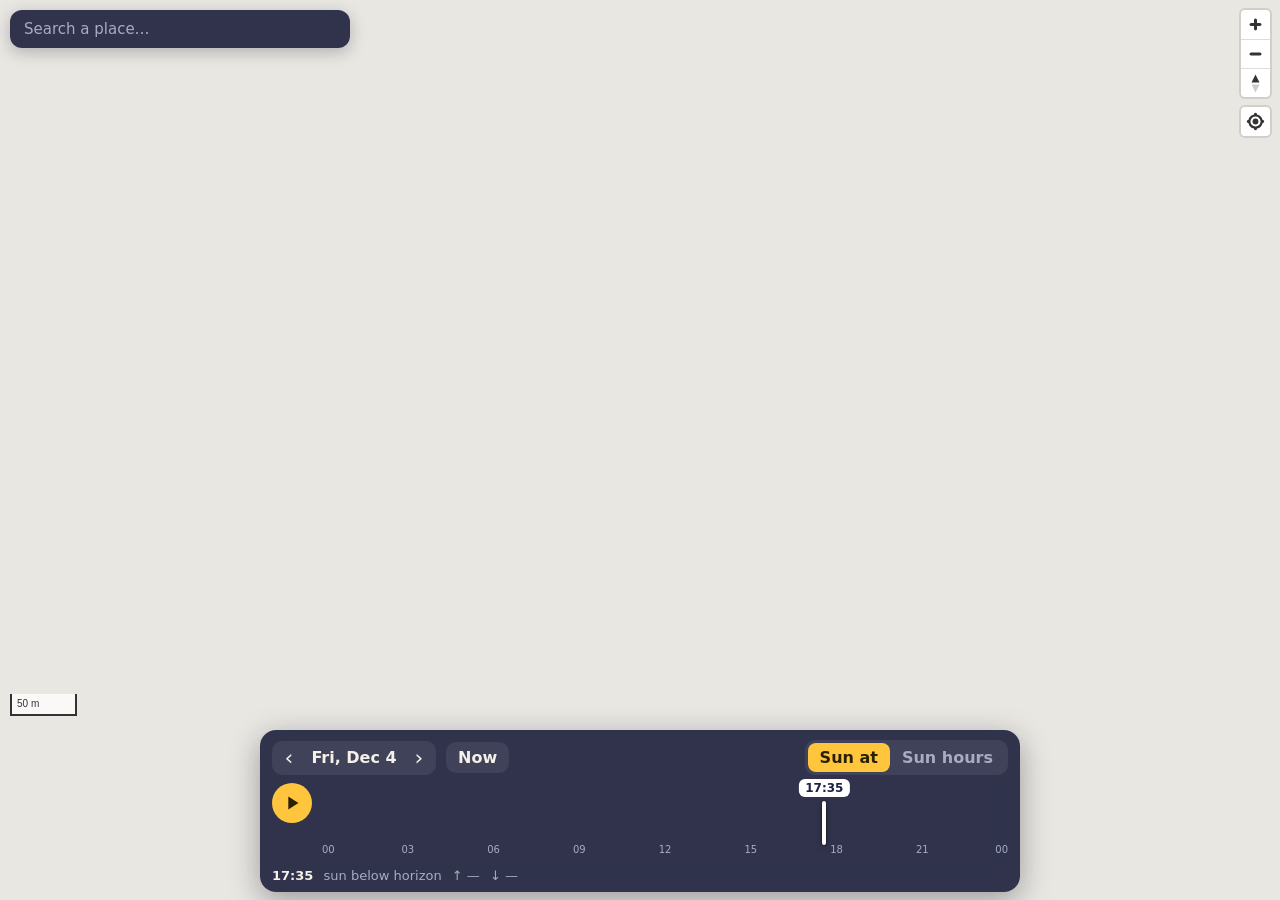
<file: direct-sunlight/index.html>
<!doctype html>
<html lang="en">
  <head>
    <meta charset="UTF-8" />
    <meta name="viewport" content="width=device-width, initial-scale=1, maximum-scale=1, viewport-fit=cover" />
    <meta name="theme-color" content="#1b2142" />
    <meta name="description" content="Find the sunny spots in your city: building shadows at any time of day and year." />
    <link rel="manifest" href="manifest.webmanifest" />
    <link rel="icon" href="icon.svg" type="image/svg+xml" />
    <title>Direct Sunlight</title>
    <script type="module" crossorigin src="./assets/index-DRFFpyPr.js"></script>
    <link rel="stylesheet" crossorigin href="./assets/index-DSjxuSqo.css">
  </head>
  <body>
    <div id="map"></div>

    <div id="search" class="search"></div>
    <div id="status" class="status"></div>
    <div id="spot" class="spot"></div>

    <div class="panel">
      <div class="row top">
        <div class="date">
          <button id="prev-day" class="icon" aria-label="Previous day">‹</button>
          <button id="date-label" class="date-label"></button>
          <input id="date-input" type="date" tabindex="-1" aria-hidden="true" />
          <button id="next-day" class="icon" aria-label="Next day">›</button>
        </div>
        <button id="now" class="chip">Now</button>
        <div class="seg" role="tablist">
          <button data-mode="instant" class="active">Sun at</button>
          <button data-mode="hours">Sun hours</button>
        </div>
      </div>
      <div class="row">
        <button id="play" class="icon play" aria-label="Play day">
          <svg viewBox="0 0 24 24" class="i-play"><path d="M8 5v14l11-7z" /></svg>
          <svg viewBox="0 0 24 24" class="i-pause"><path d="M7 5h4v14H7zM13 5h4v14h-4z" /></svg>
        </button>
        <div id="timeline-slot" class="timeline-slot"></div>
      </div>
      <div class="row info-row">
        <div id="info" class="info"></div>
        <div class="legend">
          <span>shade</span><i></i><span>sun</span>
        </div>
      </div>
    </div>

  </body>
</html>
</file>
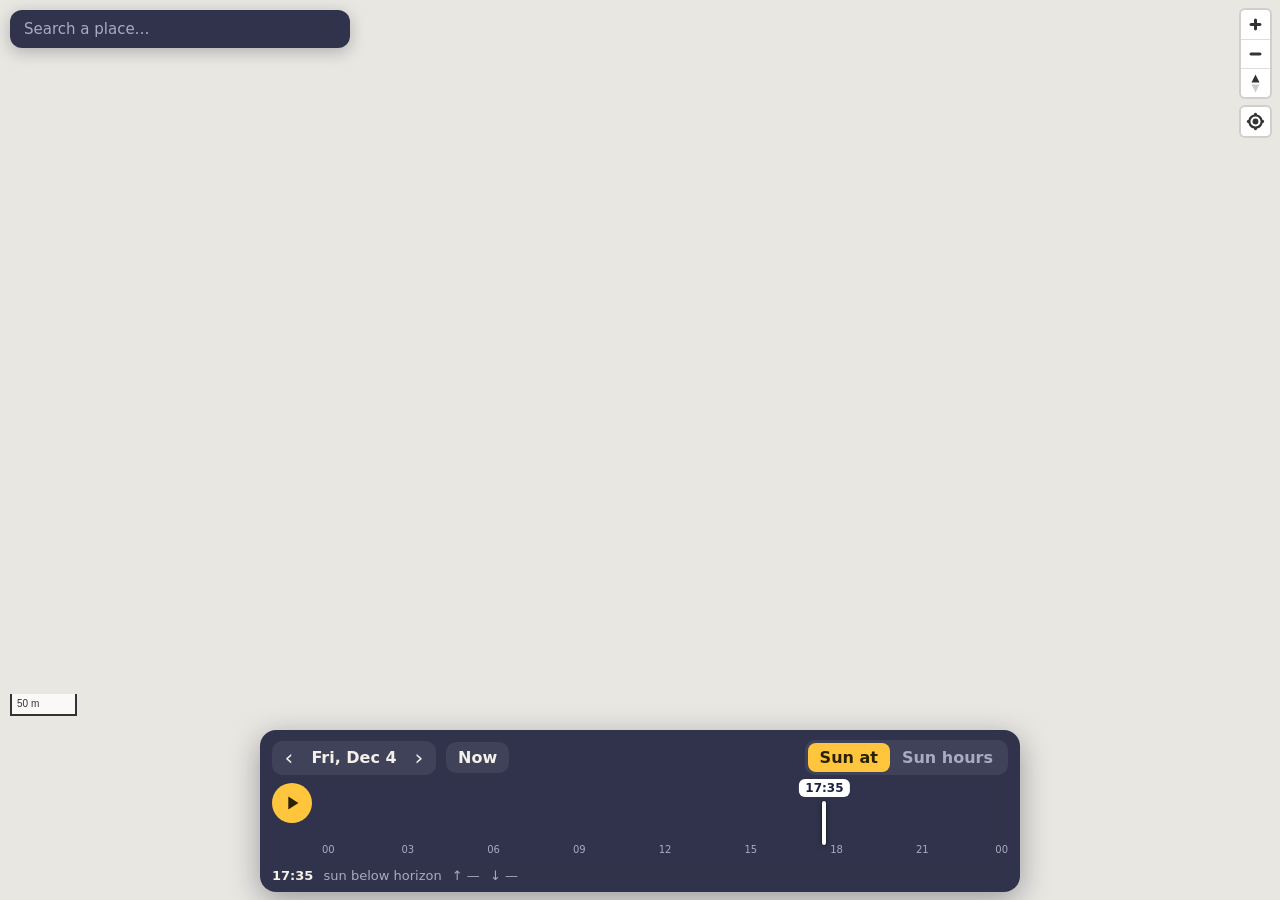
<file: direct-sunlight.html>
<!DOCTYPE html>
<html lang="en">
<head>
    <meta charset="UTF-8">
    <title>Direct Sunlight</title>
    <!-- The app is a multi-file build in direct-sunlight/; this page just lists it in the index. -->
    <meta http-equiv="refresh" content="0; url=direct-sunlight/">
    <script>location.replace('direct-sunlight/' + location.hash);</script>
</head>
<body>
    <p><a href="direct-sunlight/">Open Direct Sunlight</a></p>
</body>
</html>
</file>
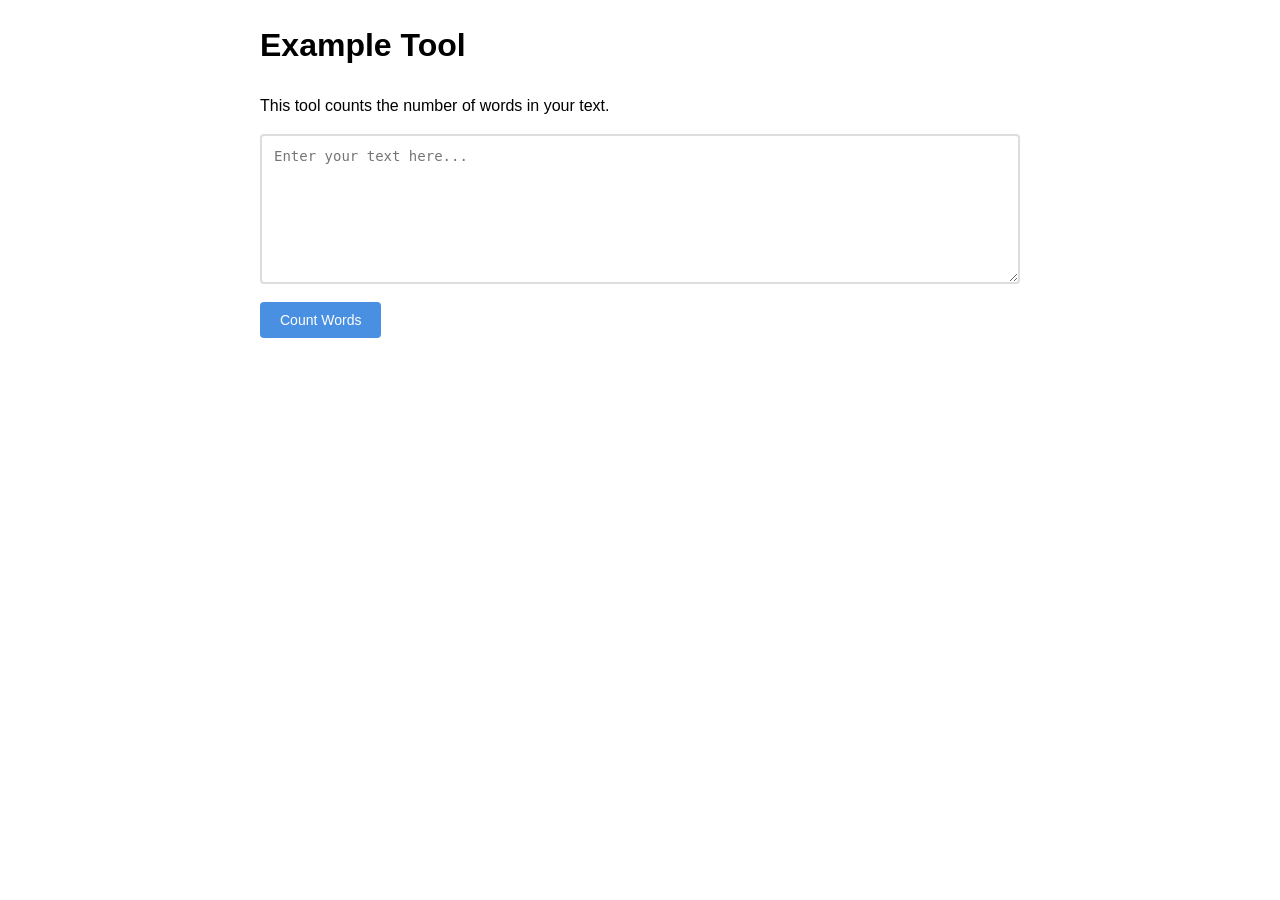
<file: example-tool.html>
<!DOCTYPE html>
<html lang="en">
<head>
    <meta charset="UTF-8">
    <meta name="viewport" content="width=device-width, initial-scale=1.0">
    <title>Example Tool</title>
    <style>
        * {
            box-sizing: border-box;
        }

        body {
            font-family: -apple-system, BlinkMacSystemFont, "Segoe UI", Roboto, sans-serif;
            max-width: 800px;
            margin: 0 auto;
            padding: 20px;
            line-height: 1.6;
        }

        h1 {
            margin-top: 0;
        }

        textarea {
            width: 100%;
            min-height: 150px;
            padding: 12px;
            border: 2px solid #ddd;
            border-radius: 4px;
            font-family: monospace;
            font-size: 14px;
        }

        textarea:focus {
            outline: none;
            border-color: #4a90e2;
        }

        button {
            background-color: #4a90e2;
            color: white;
            border: none;
            padding: 10px 20px;
            border-radius: 4px;
            cursor: pointer;
            font-size: 14px;
            margin-top: 10px;
        }

        button:hover {
            background-color: #357abd;
        }

        .result {
            margin-top: 20px;
            padding: 15px;
            background: #f9f9f9;
            border-radius: 4px;
            display: none;
        }

        .result.visible {
            display: block;
        }

        @media (max-width: 600px) {
            body {
                padding: 10px;
            }
        }
    </style>
</head>
<body>
    <h1>Example Tool</h1>
    <p>This tool counts the number of words in your text.</p>

    <textarea id="input" placeholder="Enter your text here..."></textarea>

    <button id="countBtn">Count Words</button>
    <button id="copyBtn" style="display: none;">Copy Result</button>

    <div id="result" class="result"></div>

    <script>
        const input = document.getElementById('input');
        const countBtn = document.getElementById('countBtn');
        const copyBtn = document.getElementById('copyBtn');
        const result = document.getElementById('result');

        countBtn.addEventListener('click', () => {
            const text = input.value.trim();

            if (!text) {
                result.textContent = 'Please enter some text.';
                result.classList.add('visible');
                copyBtn.style.display = 'none';
                return;
            }

            const words = text.split(/\s+/).length;
            const chars = text.length;
            const lines = text.split('\n').length;

            result.innerHTML = `
                <strong>Results:</strong><br>
                Words: ${words}<br>
                Characters: ${chars}<br>
                Lines: ${lines}
            `;
            result.classList.add('visible');
            copyBtn.style.display = 'inline-block';
        });

        copyBtn.addEventListener('click', () => {
            const text = result.textContent;
            navigator.clipboard.writeText(text).then(() => {
                const originalText = copyBtn.textContent;
                copyBtn.textContent = 'Copied!';
                setTimeout(() => {
                    copyBtn.textContent = originalText;
                }, 2000);
            });
        });
    </script>
</body>
</html>
</file>
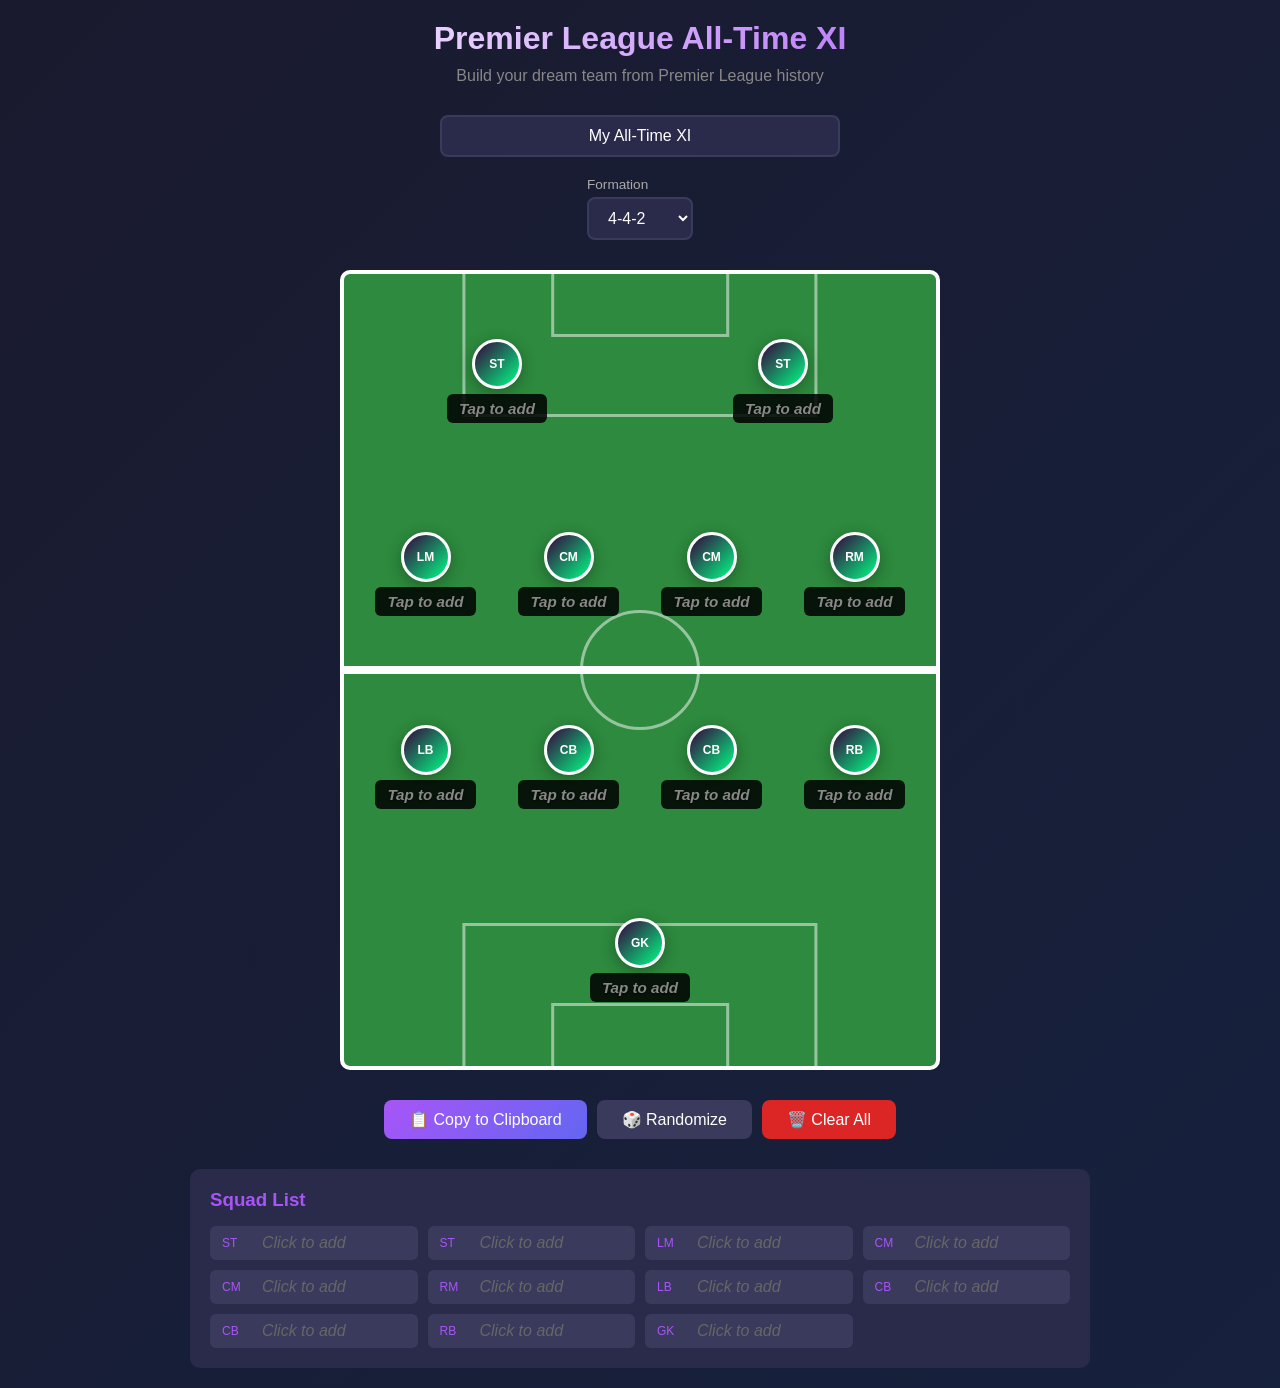
<file: premier-league-xi-builder.html>
<!DOCTYPE html>
<html lang="en">
<head>
    <meta charset="UTF-8">
    <meta name="viewport" content="width=device-width, initial-scale=1.0">
    <title>Premier League All-Time XI Builder</title>
    <style>
        * {
            box-sizing: border-box;
            margin: 0;
            padding: 0;
        }

        body {
            font-family: -apple-system, BlinkMacSystemFont, 'Segoe UI', Roboto, sans-serif;
            background: linear-gradient(135deg, #1a1a2e 0%, #16213e 100%);
            min-height: 100vh;
            padding: 20px;
            color: #fff;
        }

        .container {
            max-width: 900px;
            margin: 0 auto;
        }

        h1 {
            text-align: center;
            margin-bottom: 10px;
            font-size: 2rem;
            background: linear-gradient(90deg, #fff, #a855f7);
            -webkit-background-clip: text;
            -webkit-text-fill-color: transparent;
            background-clip: text;
        }

        .subtitle {
            text-align: center;
            color: #888;
            margin-bottom: 30px;
        }

        .controls {
            display: flex;
            gap: 15px;
            justify-content: center;
            flex-wrap: wrap;
            margin-bottom: 30px;
        }

        .control-group {
            display: flex;
            flex-direction: column;
            gap: 5px;
        }

        .control-group label {
            font-size: 0.85rem;
            color: #aaa;
        }

        select, input[type="text"] {
            padding: 10px 15px;
            border: 2px solid #3a3a5c;
            border-radius: 8px;
            background: #2a2a4a;
            color: #fff;
            font-size: 1rem;
            outline: none;
            transition: border-color 0.2s;
        }

        select:focus, input[type="text"]:focus {
            border-color: #a855f7;
        }

        .pitch-container {
            position: relative;
            width: 100%;
            max-width: 600px;
            margin: 0 auto 30px;
            aspect-ratio: 3/4;
            background: linear-gradient(to bottom,
                #2d8a3e 0%, #2d8a3e 49.5%,
                #fff 49.5%, #fff 50.5%,
                #2d8a3e 50.5%, #2d8a3e 100%);
            border-radius: 10px;
            border: 4px solid #fff;
            overflow: hidden;
        }

        .pitch-markings {
            position: absolute;
            inset: 0;
            pointer-events: none;
        }

        /* Center circle */
        .center-circle {
            position: absolute;
            top: 50%;
            left: 50%;
            transform: translate(-50%, -50%);
            width: 120px;
            height: 120px;
            border: 3px solid rgba(255,255,255,0.5);
            border-radius: 50%;
        }

        /* Penalty areas */
        .penalty-area {
            position: absolute;
            left: 50%;
            transform: translateX(-50%);
            width: 60%;
            height: 18%;
            border: 3px solid rgba(255,255,255,0.5);
        }

        .penalty-area.top {
            top: 0;
            border-top: none;
        }

        .penalty-area.bottom {
            bottom: 0;
            border-bottom: none;
        }

        /* Goal areas */
        .goal-area {
            position: absolute;
            left: 50%;
            transform: translateX(-50%);
            width: 30%;
            height: 8%;
            border: 3px solid rgba(255,255,255,0.5);
        }

        .goal-area.top {
            top: 0;
            border-top: none;
        }

        .goal-area.bottom {
            bottom: 0;
            border-bottom: none;
        }

        .players-container {
            position: absolute;
            inset: 0;
            display: flex;
            flex-direction: column;
            padding: 10px;
        }

        .row {
            display: flex;
            justify-content: space-around;
            align-items: center;
            flex: 1;
        }

        .player {
            display: flex;
            flex-direction: column;
            align-items: center;
            gap: 5px;
            cursor: pointer;
            transition: transform 0.2s;
        }

        .player:hover {
            transform: scale(1.1);
        }

        .player-circle {
            width: 50px;
            height: 50px;
            border-radius: 50%;
            background: linear-gradient(135deg, #38003c 0%, #00ff85 100%);
            display: flex;
            align-items: center;
            justify-content: center;
            font-weight: bold;
            font-size: 0.75rem;
            border: 3px solid #fff;
            box-shadow: 0 4px 15px rgba(0,0,0,0.3);
        }

        .player-name {
            background: rgba(0,0,0,0.85);
            padding: 6px 12px;
            border-radius: 6px;
            font-size: 0.95rem;
            font-weight: 600;
            max-width: 120px;
            text-align: center;
            white-space: nowrap;
            overflow: hidden;
            text-overflow: ellipsis;
            text-shadow: 0 1px 2px rgba(0,0,0,0.5);
        }

        .player-name.empty {
            color: #888;
            font-style: italic;
        }

        /* Modal */
        .modal-overlay {
            display: none;
            position: fixed;
            inset: 0;
            background: rgba(0,0,0,0.8);
            z-index: 100;
            align-items: center;
            justify-content: center;
        }

        .modal-overlay.active {
            display: flex;
        }

        .modal {
            background: #2a2a4a;
            padding: 30px;
            border-radius: 15px;
            width: 90%;
            max-width: 400px;
            text-align: center;
        }

        .modal h3 {
            margin-bottom: 20px;
            color: #a855f7;
        }

        .modal input {
            width: 100%;
            padding: 12px;
            margin-bottom: 20px;
        }

        .modal-buttons {
            display: flex;
            gap: 10px;
            justify-content: center;
        }

        .btn {
            padding: 10px 25px;
            border: none;
            border-radius: 8px;
            cursor: pointer;
            font-size: 1rem;
            transition: transform 0.2s, opacity 0.2s;
        }

        .btn:hover {
            transform: scale(1.05);
        }

        .btn-primary {
            background: linear-gradient(135deg, #a855f7, #6366f1);
            color: #fff;
        }

        .btn-secondary {
            background: #3a3a5c;
            color: #fff;
        }

        .btn-danger {
            background: #dc2626;
            color: #fff;
        }

        /* Actions */
        .actions {
            display: flex;
            gap: 10px;
            justify-content: center;
            flex-wrap: wrap;
            margin-bottom: 30px;
        }

        /* Team name */
        .team-name-container {
            text-align: center;
            margin-bottom: 20px;
        }

        .team-name-input {
            font-size: 1.5rem;
            text-align: center;
            background: transparent;
            border: 2px dashed #3a3a5c;
            padding: 10px 20px;
            width: 100%;
            max-width: 400px;
        }

        .team-name-input:focus {
            border-style: solid;
        }

        /* Roster list */
        .roster {
            background: #2a2a4a;
            border-radius: 10px;
            padding: 20px;
            margin-top: 20px;
        }

        .roster h3 {
            margin-bottom: 15px;
            color: #a855f7;
        }

        .roster-list {
            display: grid;
            grid-template-columns: repeat(auto-fill, minmax(200px, 1fr));
            gap: 10px;
        }

        .roster-item {
            display: flex;
            align-items: center;
            gap: 10px;
            padding: 8px 12px;
            background: #3a3a5c;
            border-radius: 6px;
        }

        .roster-position {
            font-size: 0.75rem;
            color: #a855f7;
            min-width: 30px;
        }

        .roster-player {
            flex: 1;
        }

        .roster-player.empty {
            color: #666;
            font-style: italic;
        }

        @media (max-width: 600px) {
            .player-circle {
                width: 40px;
                height: 40px;
                font-size: 0.65rem;
            }

            .player-name {
                font-size: 0.75rem;
                max-width: 70px;
                padding: 4px 8px;
            }

            h1 {
                font-size: 1.5rem;
            }
        }
    </style>
</head>
<body>
    <div class="container">
        <h1>Premier League All-Time XI</h1>
        <p class="subtitle">Build your dream team from Premier League history</p>

        <div class="team-name-container">
            <input type="text" class="team-name-input" id="teamName" placeholder="Enter Team Name..." value="My All-Time XI">
        </div>

        <div class="controls">
            <div class="control-group">
                <label>Formation</label>
                <select id="formation">
                    <option value="4-4-2">4-4-2</option>
                    <option value="4-3-3">4-3-3</option>
                    <option value="4-2-3-1">4-2-3-1</option>
                    <option value="3-5-2">3-5-2</option>
                    <option value="3-4-3">3-4-3</option>
                    <option value="5-3-2">5-3-2</option>
                    <option value="5-4-1">5-4-1</option>
                    <option value="4-5-1">4-5-1</option>
                    <option value="4-1-4-1">4-1-4-1</option>
                    <option value="4-3-2-1">4-3-2-1</option>
                </select>
            </div>
        </div>

        <div class="pitch-container">
            <div class="pitch-markings">
                <div class="center-circle"></div>
                <div class="penalty-area top"></div>
                <div class="penalty-area bottom"></div>
                <div class="goal-area top"></div>
                <div class="goal-area bottom"></div>
            </div>
            <div class="players-container" id="playersContainer">
                <!-- Players will be rendered here -->
            </div>
        </div>

        <div class="actions">
            <button class="btn btn-primary" onclick="shareTeam()">📋 Copy to Clipboard</button>
            <button class="btn btn-secondary" onclick="randomizeTeam()">🎲 Randomize</button>
            <button class="btn btn-danger" onclick="clearTeam()">🗑️ Clear All</button>
        </div>

        <div class="roster">
            <h3>Squad List</h3>
            <div class="roster-list" id="rosterList">
                <!-- Roster items will be rendered here -->
            </div>
        </div>
    </div>

    <!-- Edit Modal -->
    <div class="modal-overlay" id="modalOverlay">
        <div class="modal">
            <h3 id="modalTitle">Edit Player</h3>
            <input type="text" id="playerNameInput" placeholder="Enter player name...">
            <div class="modal-buttons">
                <button class="btn btn-secondary" onclick="closeModal()">Cancel</button>
                <button class="btn btn-primary" onclick="savePlayer()">Save</button>
            </div>
        </div>
    </div>

    <script>
        // Formation definitions: rows from attack (top) to goalkeeper (bottom)
        const formations = {
            '4-4-2': {
                rows: [
                    { positions: ['ST', 'ST'] },
                    { positions: ['LM', 'CM', 'CM', 'RM'] },
                    { positions: ['LB', 'CB', 'CB', 'RB'] },
                    { positions: ['GK'] }
                ]
            },
            '4-3-3': {
                rows: [
                    { positions: ['LW', 'ST', 'RW'] },
                    { positions: ['CM', 'CM', 'CM'] },
                    { positions: ['LB', 'CB', 'CB', 'RB'] },
                    { positions: ['GK'] }
                ]
            },
            '4-2-3-1': {
                rows: [
                    { positions: ['ST'] },
                    { positions: ['LW', 'CAM', 'RW'] },
                    { positions: ['CDM', 'CDM'] },
                    { positions: ['LB', 'CB', 'CB', 'RB'] },
                    { positions: ['GK'] }
                ]
            },
            '3-5-2': {
                rows: [
                    { positions: ['ST', 'ST'] },
                    { positions: ['LM', 'CM', 'CAM', 'CM', 'RM'] },
                    { positions: ['CB', 'CB', 'CB'] },
                    { positions: ['GK'] }
                ]
            },
            '3-4-3': {
                rows: [
                    { positions: ['LW', 'ST', 'RW'] },
                    { positions: ['LM', 'CM', 'CM', 'RM'] },
                    { positions: ['CB', 'CB', 'CB'] },
                    { positions: ['GK'] }
                ]
            },
            '5-3-2': {
                rows: [
                    { positions: ['ST', 'ST'] },
                    { positions: ['CM', 'CM', 'CM'] },
                    { positions: ['LWB', 'CB', 'CB', 'CB', 'RWB'] },
                    { positions: ['GK'] }
                ]
            },
            '5-4-1': {
                rows: [
                    { positions: ['ST'] },
                    { positions: ['LM', 'CM', 'CM', 'RM'] },
                    { positions: ['LWB', 'CB', 'CB', 'CB', 'RWB'] },
                    { positions: ['GK'] }
                ]
            },
            '4-5-1': {
                rows: [
                    { positions: ['ST'] },
                    { positions: ['LM', 'CM', 'CAM', 'CM', 'RM'] },
                    { positions: ['LB', 'CB', 'CB', 'RB'] },
                    { positions: ['GK'] }
                ]
            },
            '4-1-4-1': {
                rows: [
                    { positions: ['ST'] },
                    { positions: ['LM', 'CM', 'CM', 'RM'] },
                    { positions: ['CDM'] },
                    { positions: ['LB', 'CB', 'CB', 'RB'] },
                    { positions: ['GK'] }
                ]
            },
            '4-3-2-1': {
                rows: [
                    { positions: ['ST'] },
                    { positions: ['CF', 'CF'] },
                    { positions: ['CM', 'CM', 'CM'] },
                    { positions: ['LB', 'CB', 'CB', 'RB'] },
                    { positions: ['GK'] }
                ]
            }
        };

        // Sample legendary players for randomization
        const legendaryPlayers = {
            GK: ['Peter Schmeichel', 'David Seaman', 'Edwin van der Sar', 'Petr Cech', 'Alisson'],
            CB: ['Rio Ferdinand', 'John Terry', 'Virgil van Dijk', 'Tony Adams', 'Vincent Kompany', 'Nemanja Vidic'],
            LB: ['Ashley Cole', 'Patrice Evra', 'Andy Robertson', 'Denis Irwin', 'Stuart Pearce'],
            RB: ['Gary Neville', 'Trent Alexander-Arnold', 'Lauren', 'Kyle Walker', 'Branislav Ivanovic'],
            LWB: ['Ashley Cole', 'Andy Robertson', 'Marcos Alonso', 'Patrice Evra'],
            RWB: ['Kyle Walker', 'Trent Alexander-Arnold', 'Reece James', 'César Azpilicueta'],
            CDM: ['Patrick Vieira', 'Roy Keane', 'Claude Makélélé', 'N\'Golo Kanté', 'Fernandinho'],
            CM: ['Steven Gerrard', 'Frank Lampard', 'Paul Scholes', 'Kevin De Bruyne', 'David Silva', 'Yaya Touré'],
            CAM: ['Dennis Bergkamp', 'Kevin De Bruyne', 'David Silva', 'Gianfranco Zola', 'Juan Mata'],
            LM: ['Ryan Giggs', 'Robert Pires', 'Eden Hazard', 'Gareth Bale', 'Sadio Mané'],
            RM: ['David Beckham', 'Cristiano Ronaldo', 'Mohamed Salah', 'Arjen Robben', 'Riyad Mahrez'],
            LW: ['Ryan Giggs', 'Eden Hazard', 'Sadio Mané', 'Robert Pires', 'Son Heung-min'],
            RW: ['Mohamed Salah', 'Cristiano Ronaldo', 'David Beckham', 'Arjen Robben', 'Raheem Sterling'],
            CF: ['Wayne Rooney', 'Eric Cantona', 'Dennis Bergkamp', 'Robin van Persie', 'Teddy Sheringham'],
            ST: ['Thierry Henry', 'Alan Shearer', 'Sergio Agüero', 'Wayne Rooney', 'Didier Drogba', 'Harry Kane', 'Erling Haaland', 'Ruud van Nistelrooy']
        };

        let players = [];
        let currentEditIndex = null;
        let currentFormation = '4-4-2';

        function init() {
            loadFromStorage();
            document.getElementById('formation').value = currentFormation;
            renderPitch();
            renderRoster();

            document.getElementById('formation').addEventListener('change', (e) => {
                currentFormation = e.target.value;
                // Preserve player names when changing formation
                const savedNames = players.map(p => p.name);
                initPlayers();
                // Restore names to matching positions where possible
                players.forEach((player, i) => {
                    if (savedNames[i]) {
                        player.name = savedNames[i];
                    }
                });
                renderPitch();
                renderRoster();
                saveToStorage();
            });

            document.getElementById('teamName').addEventListener('input', saveToStorage);

            document.getElementById('playerNameInput').addEventListener('keypress', (e) => {
                if (e.key === 'Enter') savePlayer();
            });

            document.getElementById('modalOverlay').addEventListener('click', (e) => {
                if (e.target === document.getElementById('modalOverlay')) closeModal();
            });
        }

        function initPlayers() {
            players = [];
            const formation = formations[currentFormation];
            formation.rows.forEach(row => {
                row.positions.forEach(pos => {
                    players.push({ position: pos, name: '' });
                });
            });
        }

        function renderPitch() {
            const container = document.getElementById('playersContainer');
            container.innerHTML = '';

            const formation = formations[currentFormation];
            let playerIndex = 0;

            formation.rows.forEach(row => {
                const rowDiv = document.createElement('div');
                rowDiv.className = 'row';

                row.positions.forEach(pos => {
                    const player = players[playerIndex];
                    const idx = playerIndex; // Capture current index for closure
                    const playerDiv = document.createElement('div');
                    playerDiv.className = 'player';
                    playerDiv.onclick = () => openModal(idx);

                    playerDiv.innerHTML = `
                        <div class="player-circle">${player.position}</div>
                        <div class="player-name ${player.name ? '' : 'empty'}">${player.name || 'Tap to add'}</div>
                    `;

                    rowDiv.appendChild(playerDiv);
                    playerIndex++;
                });

                container.appendChild(rowDiv);
            });
        }

        function renderRoster() {
            const list = document.getElementById('rosterList');
            list.innerHTML = '';

            players.forEach((player, index) => {
                const item = document.createElement('div');
                item.className = 'roster-item';
                item.onclick = () => openModal(index);
                item.innerHTML = `
                    <span class="roster-position">${player.position}</span>
                    <span class="roster-player ${player.name ? '' : 'empty'}">${player.name || 'Click to add'}</span>
                `;
                list.appendChild(item);
            });
        }

        function openModal(index) {
            currentEditIndex = index;
            const player = players[index];
            document.getElementById('modalTitle').textContent = `Edit ${player.position}`;
            document.getElementById('playerNameInput').value = player.name;
            document.getElementById('modalOverlay').classList.add('active');
            document.getElementById('playerNameInput').focus();
        }

        function closeModal() {
            document.getElementById('modalOverlay').classList.remove('active');
            currentEditIndex = null;
        }

        function savePlayer() {
            if (currentEditIndex !== null) {
                const name = document.getElementById('playerNameInput').value.trim();
                players[currentEditIndex].name = name;
                renderPitch();
                renderRoster();
                saveToStorage();
            }
            closeModal();
        }

        function clearTeam() {
            if (confirm('Clear all players?')) {
                players.forEach(p => p.name = '');
                renderPitch();
                renderRoster();
                saveToStorage();
            }
        }

        function randomizeTeam() {
            players.forEach(player => {
                const options = legendaryPlayers[player.position] || legendaryPlayers['CM'];
                player.name = options[Math.floor(Math.random() * options.length)];
            });
            renderPitch();
            renderRoster();
            saveToStorage();
        }

        function shareTeam() {
            const teamName = document.getElementById('teamName').value || 'My All-Time XI';
            let text = `⚽ ${teamName}\n`;
            text += `📋 Formation: ${currentFormation}\n\n`;

            const formation = formations[currentFormation];
            let playerIndex = 0;

            formation.rows.forEach(row => {
                const rowPlayers = row.positions.map(pos => {
                    const player = players[playerIndex++];
                    return `${player.position}: ${player.name || '(empty)'}`;
                });
                text += rowPlayers.join(' | ') + '\n';
            });

            navigator.clipboard.writeText(text).then(() => {
                alert('Team copied to clipboard!');
            }).catch(() => {
                // Fallback for older browsers
                const textarea = document.createElement('textarea');
                textarea.value = text;
                document.body.appendChild(textarea);
                textarea.select();
                document.execCommand('copy');
                document.body.removeChild(textarea);
                alert('Team copied to clipboard!');
            });
        }

        function saveToStorage() {
            const data = {
                formation: currentFormation,
                teamName: document.getElementById('teamName').value,
                players: players
            };
            localStorage.setItem('plXI', JSON.stringify(data));
        }

        function loadFromStorage() {
            const saved = localStorage.getItem('plXI');
            if (saved) {
                try {
                    const data = JSON.parse(saved);
                    currentFormation = data.formation || '4-4-2';
                    document.getElementById('teamName').value = data.teamName || 'My All-Time XI';
                    players = data.players || [];

                    // Validate players match formation
                    const formation = formations[currentFormation];
                    let expectedCount = 0;
                    formation.rows.forEach(row => expectedCount += row.positions.length);

                    if (players.length !== expectedCount) {
                        initPlayers();
                    }
                } catch (e) {
                    initPlayers();
                }
            } else {
                initPlayers();
            }
        }

        init();
    </script>
</body>
</html>
</file>
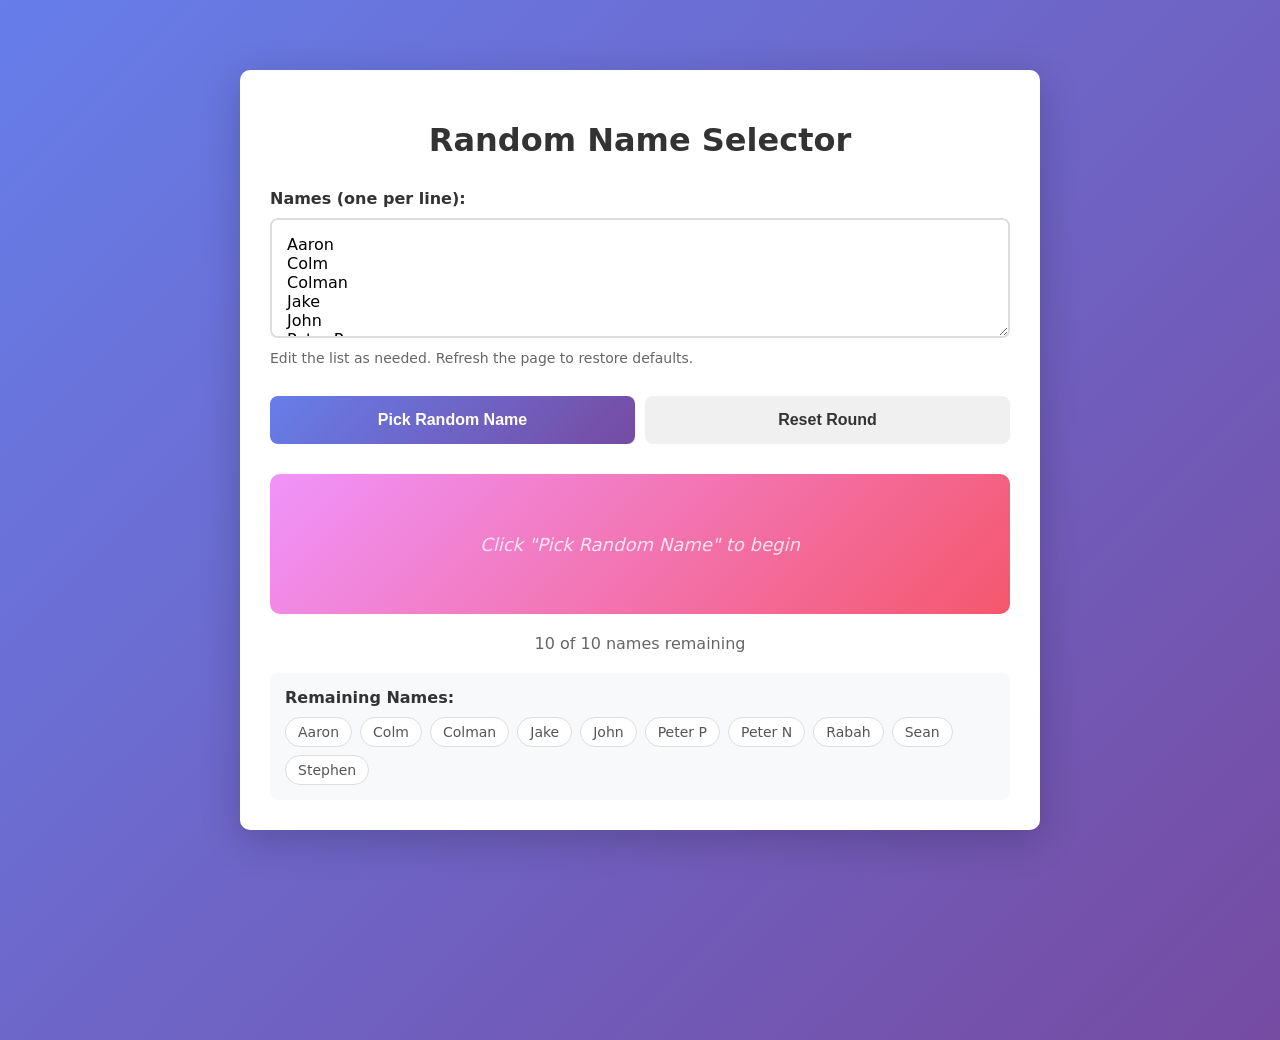
<file: random-name-selector.html>
<!DOCTYPE html>
<html lang="en">
<head>
    <meta charset="UTF-8">
    <meta name="viewport" content="width=device-width, initial-scale=1.0">
    <title>Random Name Selector</title>
    <style>
        body {
            font-family: system-ui, -apple-system, BlinkMacSystemFont, 'Segoe UI', Roboto, Oxygen, Ubuntu, Cantarell, sans-serif;
            max-width: 800px;
            margin: 50px auto;
            padding: 20px;
            background: linear-gradient(135deg, #667eea 0%, #764ba2 100%);
            min-height: 100vh;
        }
        .container {
            background: white;
            border-radius: 10px;
            padding: 30px;
            box-shadow: 0 10px 40px rgba(0, 0, 0, 0.2);
        }
        h1 {
            color: #333;
            text-align: center;
            margin-bottom: 30px;
        }
        .names-section {
            margin-bottom: 30px;
        }
        textarea {
            width: 100%;
            min-height: 120px;
            padding: 15px;
            font-size: 16px;
            border: 2px solid #ddd;
            border-radius: 8px;
            font-family: inherit;
            resize: vertical;
            box-sizing: border-box;
        }
        textarea:focus {
            outline: none;
            border-color: #667eea;
        }
        .hint {
            font-size: 14px;
            color: #666;
            margin-top: 8px;
        }
        .buttons {
            display: flex;
            gap: 10px;
            margin-bottom: 30px;
            flex-wrap: wrap;
        }
        button {
            flex: 1;
            min-width: 150px;
            padding: 15px 30px;
            font-size: 16px;
            font-weight: 600;
            border: none;
            border-radius: 8px;
            cursor: pointer;
            transition: all 0.3s ease;
        }
        .pick-btn {
            background: linear-gradient(135deg, #667eea 0%, #764ba2 100%);
            color: white;
        }
        .pick-btn:hover:not(:disabled) {
            transform: translateY(-2px);
            box-shadow: 0 5px 20px rgba(102, 126, 234, 0.4);
        }
        .pick-btn:disabled {
            background: #ccc;
            cursor: not-allowed;
        }
        .reset-btn {
            background: #f0f0f0;
            color: #333;
        }
        .reset-btn:hover {
            background: #e0e0e0;
        }
        .result {
            text-align: center;
            padding: 30px;
            background: linear-gradient(135deg, #f093fb 0%, #f5576c 100%);
            border-radius: 10px;
            margin-bottom: 20px;
            min-height: 80px;
            display: flex;
            align-items: center;
            justify-content: center;
        }
        .picked-name {
            font-size: 48px;
            font-weight: bold;
            color: white;
            text-shadow: 2px 2px 4px rgba(0, 0, 0, 0.2);
            animation: fadeInScale 0.5s ease;
        }
        @keyframes fadeInScale {
            from {
                opacity: 0;
                transform: scale(0.8);
            }
            to {
                opacity: 1;
                transform: scale(1);
            }
        }
        .result-placeholder {
            font-size: 18px;
            color: rgba(255, 255, 255, 0.8);
            font-style: italic;
        }
        .status {
            text-align: center;
            font-size: 16px;
            color: #666;
            margin-top: 20px;
        }
        .remaining-names {
            background: #f8f9fa;
            border-radius: 8px;
            padding: 15px;
            margin-top: 20px;
        }
        .remaining-names h3 {
            margin: 0 0 10px 0;
            color: #333;
            font-size: 16px;
        }
        .remaining-list {
            display: flex;
            flex-wrap: wrap;
            gap: 8px;
        }
        .name-chip {
            background: white;
            padding: 6px 12px;
            border-radius: 20px;
            font-size: 14px;
            color: #555;
            border: 1px solid #ddd;
            transition: all 0.15s ease;
        }
        .name-chip.highlight {
            background: linear-gradient(135deg, #667eea 0%, #764ba2 100%);
            color: white;
            border-color: #667eea;
            transform: scale(1.1);
            box-shadow: 0 4px 15px rgba(102, 126, 234, 0.4);
        }
        .name-chip.winner {
            background: linear-gradient(135deg, #f093fb 0%, #f5576c 100%);
            color: white;
            border-color: #f5576c;
            transform: scale(1.15);
            box-shadow: 0 6px 20px rgba(245, 87, 108, 0.5);
            animation: pulse 0.5s ease;
        }
        @keyframes pulse {
            0%, 100% { transform: scale(1.15); }
            50% { transform: scale(1.25); }
        }
        .all-picked {
            color: #f5576c;
            font-weight: 600;
            font-size: 18px;
        }
    </style>
</head>
<body>
    <div class="container">
        <h1>Random Name Selector</h1>

        <div class="names-section">
            <label for="namesList" style="display: block; margin-bottom: 10px; font-weight: 600; color: #333;">
                Names (one per line):
            </label>
            <textarea id="namesList" placeholder="Enter one name per line..."></textarea>
            <div class="hint">Edit the list as needed. Refresh the page to restore defaults.</div>
        </div>

        <div class="buttons">
            <button id="pickBtn" class="pick-btn">Pick Random Name</button>
            <button id="resetBtn" class="reset-btn">Reset Round</button>
        </div>

        <div class="result">
            <div id="resultText" class="result-placeholder">Click "Pick Random Name" to begin</div>
        </div>

        <div class="status" id="status"></div>

        <div class="remaining-names" id="remainingSection">
            <h3>Remaining Names:</h3>
            <div class="remaining-list" id="remainingList"></div>
        </div>
    </div>

    <script>
        const DEFAULT_NAMES = "Aaron\nColm\nColman\nJake\nJohn\nPeter P\nPeter N\nRabah\nSean\nStephen";

        let initialNames = [];
        let availableNames = [];
        let pickedName = null;

        const namesList = document.getElementById('namesList');
        const pickBtn = document.getElementById('pickBtn');
        const resetBtn = document.getElementById('resetBtn');
        const resultText = document.getElementById('resultText');
        const status = document.getElementById('status');
        const remainingList = document.getElementById('remainingList');

        // Initialize with default names
        function init() {
            namesList.value = DEFAULT_NAMES;
            updateNamesFromTextarea();
        }

        // Parse names from textarea and set as initial list
        function updateNamesFromTextarea() {
            const text = namesList.value.trim();
            if (!text) {
                initialNames = [];
                availableNames = [];
            } else {
                initialNames = text.split('\n').map(name => name.trim()).filter(name => name);
                availableNames = [...initialNames];
            }
            updateUI();
        }

        // Pick a random name with animation
        function pickRandomName() {
            if (availableNames.length === 0) return;

            // Disable button during animation
            pickBtn.disabled = true;

            // Pre-select the winner
            const randomIndex = Math.floor(Math.random() * availableNames.length);
            const winner = availableNames[randomIndex];

            // Animation parameters
            const totalDuration = 3000; // 3 seconds total
            const initialDelay = 80; // Start fast (80ms between highlights)
            const finalDelay = 500; // End slow (500ms between highlights)
            let currentDelay = initialDelay;
            let elapsed = 0;
            let currentHighlightIndex = -1;

            // Create a shuffled array of available names for random highlighting
            const namesToHighlight = [...availableNames];

            function animate() {
                // Remove previous highlight
                const chips = remainingList.querySelectorAll('.name-chip');
                chips.forEach(chip => chip.classList.remove('highlight'));

                // Pick a random name to highlight
                currentHighlightIndex = Math.floor(Math.random() * namesToHighlight.length);
                const nameToHighlight = namesToHighlight[currentHighlightIndex];

                // Highlight it in the UI
                chips.forEach(chip => {
                    if (chip.textContent === nameToHighlight) {
                        chip.classList.add('highlight');
                    }
                });

                // Update result display with current highlight
                resultText.textContent = nameToHighlight;
                resultText.className = 'picked-name';

                elapsed += currentDelay;

                // Calculate progress (0 to 1)
                const progress = elapsed / totalDuration;

                // Gradually slow down (ease-out curve)
                currentDelay = initialDelay + (finalDelay - initialDelay) * Math.pow(progress, 2);

                // Continue animation or finish
                if (elapsed < totalDuration) {
                    setTimeout(animate, currentDelay);
                } else {
                    // Animation complete - show the winner
                    finishAnimation(winner, randomIndex);
                }
            }

            function finishAnimation(winner, winnerIndex) {
                // Remove all highlights
                const chips = remainingList.querySelectorAll('.name-chip');
                chips.forEach(chip => chip.classList.remove('highlight'));

                // Highlight the winner
                chips.forEach(chip => {
                    if (chip.textContent === winner) {
                        chip.classList.add('winner');
                        setTimeout(() => chip.classList.remove('winner'), 1000);
                    }
                });

                // Update state
                pickedName = winner;
                availableNames.splice(winnerIndex, 1);

                // Update result display
                resultText.textContent = pickedName;
                resultText.className = 'picked-name';

                // Re-enable button and update UI
                setTimeout(() => {
                    updateUI();
                }, 500);
            }

            // Start the animation
            animate();
        }

        // Reset to initial state (when picking first began)
        function resetRound() {
            availableNames = [...initialNames];
            pickedName = null;
            resultText.textContent = "Click \"Pick Random Name\" to begin";
            resultText.className = 'result-placeholder';
            updateUI();
        }

        // Update UI based on current state
        function updateUI() {
            // Update pick button state
            if (availableNames.length === 0) {
                pickBtn.disabled = true;
                if (initialNames.length > 0) {
                    status.innerHTML = '<span class="all-picked">All names have been picked!</span>';
                }
            } else {
                pickBtn.disabled = false;
                status.textContent = `${availableNames.length} of ${initialNames.length} names remaining`;
            }

            // Update remaining names display
            remainingList.innerHTML = '';
            if (availableNames.length > 0) {
                availableNames.forEach(name => {
                    const chip = document.createElement('span');
                    chip.className = 'name-chip';
                    chip.textContent = name;
                    remainingList.appendChild(chip);
                });
            } else if (initialNames.length > 0) {
                remainingList.innerHTML = '<span class="name-chip" style="border-color: #f5576c; color: #f5576c;">None remaining</span>';
            } else {
                remainingList.innerHTML = '<span class="name-chip">Add names above to begin</span>';
            }
        }

        // Event listeners
        pickBtn.addEventListener('click', pickRandomName);
        resetBtn.addEventListener('click', resetRound);

        // Update initial names when textarea changes
        namesList.addEventListener('input', updateNamesFromTextarea);
        namesList.addEventListener('blur', updateNamesFromTextarea);

        // Initialize on page load
        init();
    </script>
</body>
</html>
</file>
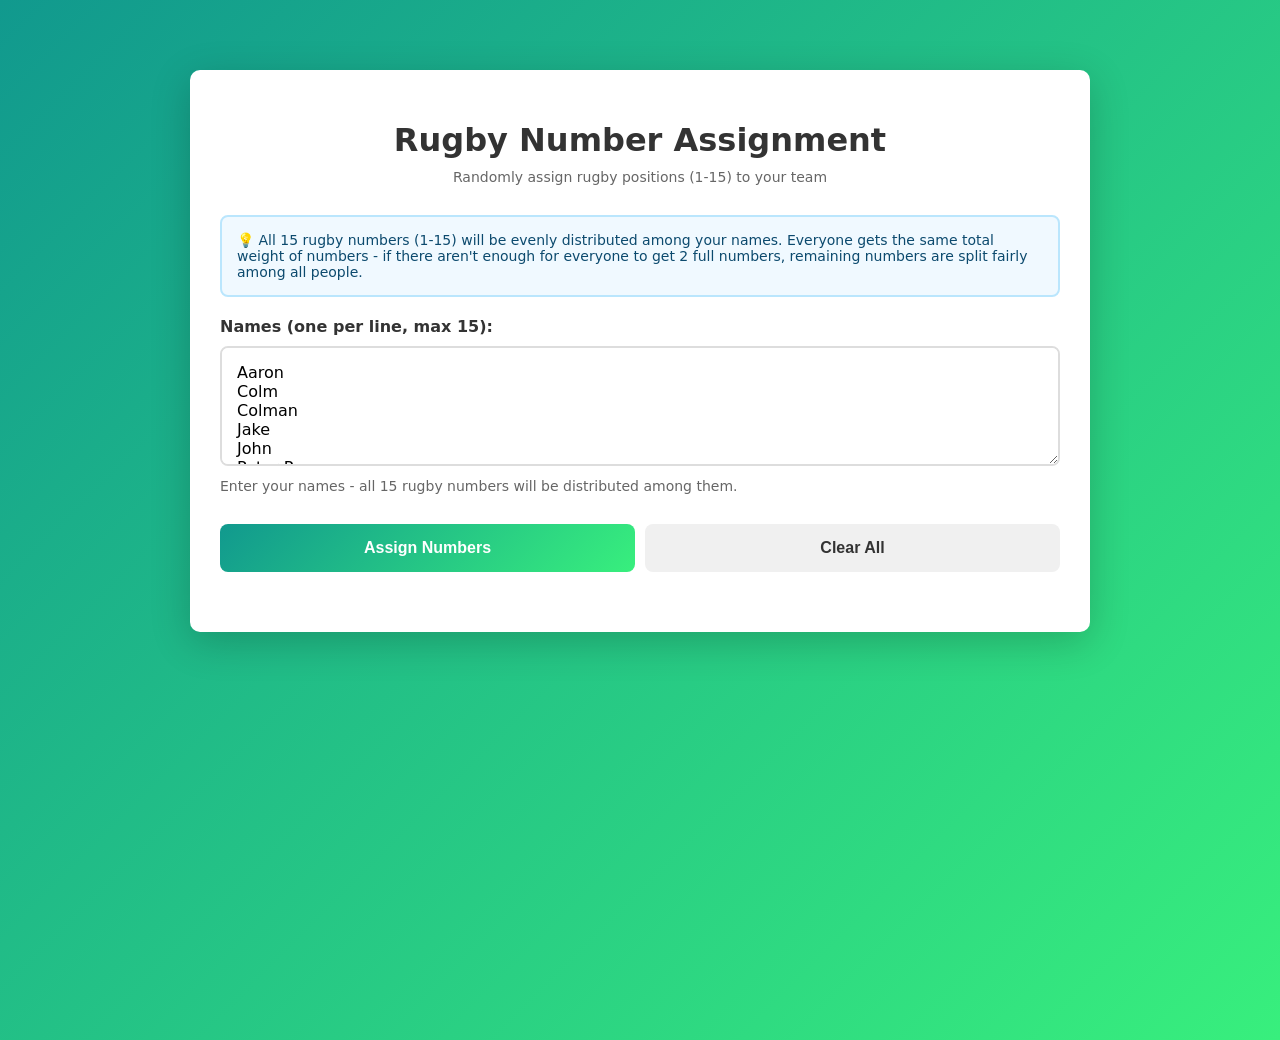
<file: rugby-number-assignment.html>
<!DOCTYPE html>
<html lang="en">
<head>
    <meta charset="UTF-8">
    <meta name="viewport" content="width=device-width, initial-scale=1.0">
    <title>Rugby Number Assignment</title>
    <style>
        body {
            font-family: system-ui, -apple-system, BlinkMacSystemFont, 'Segoe UI', Roboto, Oxygen, Ubuntu, Cantarell, sans-serif;
            max-width: 900px;
            margin: 50px auto;
            padding: 20px;
            background: linear-gradient(135deg, #11998e 0%, #38ef7d 100%);
            min-height: 100vh;
        }
        .container {
            background: white;
            border-radius: 10px;
            padding: 30px;
            box-shadow: 0 10px 40px rgba(0, 0, 0, 0.2);
        }
        h1 {
            color: #333;
            text-align: center;
            margin-bottom: 10px;
        }
        .subtitle {
            text-align: center;
            color: #666;
            font-size: 14px;
            margin-bottom: 30px;
        }
        .names-section {
            margin-bottom: 30px;
        }
        textarea {
            width: 100%;
            min-height: 120px;
            padding: 15px;
            font-size: 16px;
            border: 2px solid #ddd;
            border-radius: 8px;
            font-family: inherit;
            resize: vertical;
            box-sizing: border-box;
        }
        textarea:focus {
            outline: none;
            border-color: #11998e;
        }
        .hint {
            font-size: 14px;
            color: #666;
            margin-top: 8px;
        }
        .buttons {
            display: flex;
            gap: 10px;
            margin-bottom: 30px;
            flex-wrap: wrap;
        }
        button {
            flex: 1;
            min-width: 150px;
            padding: 15px 30px;
            font-size: 16px;
            font-weight: 600;
            border: none;
            border-radius: 8px;
            cursor: pointer;
            transition: all 0.3s ease;
        }
        .assign-btn {
            background: linear-gradient(135deg, #11998e 0%, #38ef7d 100%);
            color: white;
        }
        .assign-btn:hover:not(:disabled) {
            transform: translateY(-2px);
            box-shadow: 0 5px 20px rgba(17, 153, 142, 0.4);
        }
        .assign-btn:disabled {
            background: #ccc;
            cursor: not-allowed;
        }
        .reset-btn {
            background: #f0f0f0;
            color: #333;
        }
        .reset-btn:hover {
            background: #e0e0e0;
        }
        .results {
            display: none;
            margin-top: 30px;
        }
        .results.show {
            display: block;
        }
        .results h2 {
            color: #333;
            margin-bottom: 20px;
            text-align: center;
        }
        .team-grid {
            display: grid;
            grid-template-columns: repeat(auto-fill, minmax(280px, 1fr));
            gap: 15px;
            margin-bottom: 20px;
        }
        .player-card {
            background: linear-gradient(135deg, #f8f9fa 0%, #e9ecef 100%);
            border-radius: 8px;
            padding: 15px;
            border-left: 4px solid #11998e;
            transition: all 0.3s ease;
            opacity: 0;
            animation: fadeInUp 0.5s ease forwards;
            min-height: 100px;
        }
        .player-card:nth-child(n) {
            animation-delay: calc(0.05s * var(--index));
        }
        @keyframes fadeInUp {
            from {
                opacity: 0;
                transform: translateY(20px);
            }
            to {
                opacity: 1;
                transform: translateY(0);
            }
        }
        .player-card:hover {
            transform: translateY(-3px);
            box-shadow: 0 5px 15px rgba(0, 0, 0, 0.1);
        }
        .player-number {
            font-size: 32px;
            font-weight: bold;
            color: #11998e;
            line-height: 1;
            margin-bottom: 5px;
        }
        .player-position {
            font-size: 12px;
            color: #666;
            text-transform: uppercase;
            letter-spacing: 0.5px;
            margin-bottom: 8px;
        }
        .player-name {
            font-size: 18px;
            font-weight: 600;
            color: #333;
            margin-bottom: 12px;
        }
        .numbers-list {
            display: flex;
            flex-direction: column;
            gap: 8px;
        }
        .number-item {
            display: flex;
            align-items: center;
            gap: 10px;
        }
        .number-badge {
            font-size: 24px;
            font-weight: bold;
            color: #11998e;
            min-width: 35px;
        }
        .number-badge.split {
            opacity: 0.6;
            font-size: 20px;
        }
        .position-text {
            font-size: 12px;
            color: #666;
            flex: 1;
        }
        .weight-badge {
            background: #fef3c7;
            color: #92400e;
            padding: 2px 8px;
            border-radius: 4px;
            font-size: 11px;
            font-weight: 600;
        }
        .error-message {
            background: #fee;
            border: 2px solid #fcc;
            border-radius: 8px;
            padding: 15px;
            color: #c33;
            text-align: center;
            margin-bottom: 20px;
        }
        .info-box {
            background: #f0f9ff;
            border: 2px solid #bae6fd;
            border-radius: 8px;
            padding: 15px;
            margin-bottom: 20px;
            font-size: 14px;
            color: #0c4a6e;
        }
    </style>
</head>
<body>
    <div class="container">
        <h1>Rugby Number Assignment</h1>
        <div class="subtitle">Randomly assign rugby positions (1-15) to your team</div>

        <div class="info-box">
            💡 All 15 rugby numbers (1-15) will be evenly distributed among your names. Everyone gets the same total weight of numbers - if there aren't enough for everyone to get 2 full numbers, remaining numbers are split fairly among all people.
        </div>

        <div class="names-section">
            <label for="namesList" style="display: block; margin-bottom: 10px; font-weight: 600; color: #333;">
                Names (one per line, max 15):
            </label>
            <textarea id="namesList" placeholder="Enter one name per line..."></textarea>
            <div class="hint">Enter your names - all 15 rugby numbers will be distributed among them.</div>
        </div>

        <div class="buttons">
            <button id="assignBtn" class="assign-btn">Assign Numbers</button>
            <button id="resetBtn" class="reset-btn">Clear All</button>
        </div>

        <div id="errorMessage" class="error-message" style="display: none;"></div>

        <div class="results" id="results">
            <h2>Your Rugby Team</h2>
            <div class="team-grid" id="teamGrid"></div>
        </div>
    </div>

    <script>
        const RUGBY_POSITIONS = {
            1: "Loosehead Prop",
            2: "Hooker",
            3: "Tighthead Prop",
            4: "Lock",
            5: "Lock",
            6: "Blindside Flanker",
            7: "Openside Flanker",
            8: "Number Eight",
            9: "Scrum-Half",
            10: "Fly-Half",
            11: "Left Wing",
            12: "Inside Centre",
            13: "Outside Centre",
            14: "Right Wing",
            15: "Fullback"
        };

        const DEFAULT_NAMES = "Aaron\nColm\nColman\nJake\nJohn\nPeter P\nPeter N\nRabah\nSean\nStephen";

        const namesList = document.getElementById('namesList');
        const assignBtn = document.getElementById('assignBtn');
        const resetBtn = document.getElementById('resetBtn');
        const errorMessage = document.getElementById('errorMessage');
        const results = document.getElementById('results');
        const teamGrid = document.getElementById('teamGrid');

        // Initialize with default names
        function init() {
            namesList.value = DEFAULT_NAMES;
        }

        // Show error message
        function showError(message) {
            errorMessage.textContent = message;
            errorMessage.style.display = 'block';
            setTimeout(() => {
                errorMessage.style.display = 'none';
            }, 4000);
        }

        // Parse and validate names
        function getNames() {
            const text = namesList.value.trim();
            if (!text) {
                showError('Please enter at least one name.');
                return null;
            }

            const names = text.split('\n')
                .map(name => name.trim())
                .filter(name => name);

            if (names.length === 0) {
                showError('Please enter at least one name.');
                return null;
            }

            if (names.length > 15) {
                showError('Maximum 15 names allowed for a rugby starting lineup.');
                return null;
            }

            // Check for duplicate names
            const uniqueNames = new Set(names);
            if (uniqueNames.size !== names.length) {
                showError('Duplicate names detected. Please ensure all names are unique.');
                return null;
            }

            return names;
        }

        // Shuffle array using Fisher-Yates algorithm
        function shuffleArray(array) {
            const shuffled = [...array];
            for (let i = shuffled.length - 1; i > 0; i--) {
                const j = Math.floor(Math.random() * (i + 1));
                [shuffled[i], shuffled[j]] = [shuffled[j], shuffled[i]];
            }
            return shuffled;
        }

        // Assign numbers to names
        function assignNumbers() {
            const names = getNames();
            if (!names) return;

            // Always use all 15 rugby numbers
            const allNumbers = Array.from({ length: 15 }, (_, i) => i + 1);

            // Shuffle all 15 numbers randomly
            const shuffledNumbers = shuffleArray(allNumbers);

            // Create assignments - each person starts with empty numbers array
            const assignments = names.map(name => ({
                name: name,
                numbers: []  // Array of {number, position, weight}
            }));

            let numberIndex = 0;

            // First round: Give each person 1 number
            for (let i = 0; i < names.length; i++) {
                const num = shuffledNumbers[numberIndex++];
                assignments[i].numbers.push({
                    number: num,
                    position: RUGBY_POSITIONS[num],
                    weight: 1.0
                });
            }

            // Second round: Distribute remaining numbers EVENLY
            const remaining = 15 - names.length;

            if (remaining > 0) {
                // Check if everyone can get a full second number
                if (remaining >= names.length) {
                    // Everyone gets a full second number
                    for (let i = 0; i < names.length; i++) {
                        const num = shuffledNumbers[numberIndex++];
                        assignments[i].numbers.push({
                            number: num,
                            position: RUGBY_POSITIONS[num],
                            weight: 1.0
                        });
                    }

                    // Handle any leftover (will be 1 or 0)
                    const leftover = remaining - names.length;
                    if (leftover === 1) {
                        const splitNum = shuffledNumbers[numberIndex];
                        // Split between first 2 people
                        for (let i = 0; i < 2; i++) {
                            assignments[i].numbers.push({
                                number: splitNum,
                                position: RUGBY_POSITIONS[splitNum],
                                weight: 0.5
                            });
                        }
                    }
                } else {
                    // Not enough for everyone to get a full second number
                    // Split ALL remaining numbers evenly among ALL people
                    // Each number is shared by 2 people at 0.5 weight

                    let personIndex = 0;
                    for (let i = 0; i < remaining; i++) {
                        const num = shuffledNumbers[numberIndex++];

                        // Give this number to 2 consecutive people at half weight
                        for (let j = 0; j < 2; j++) {
                            assignments[personIndex % names.length].numbers.push({
                                number: num,
                                position: RUGBY_POSITIONS[num],
                                weight: 0.5
                            });
                            personIndex++;
                        }
                    }
                }
            }

            displayTeam(assignments);
        }

        // Display the team assignments
        function displayTeam(assignments) {
            teamGrid.innerHTML = '';

            assignments.forEach((assignment, index) => {
                const card = document.createElement('div');
                card.className = 'player-card';
                card.style.setProperty('--index', index);

                // Build numbers list HTML
                const numbersHTML = assignment.numbers.map(numObj => {
                    const isSplit = numObj.weight < 1.0;
                    const badgeClass = isSplit ? 'number-badge split' : 'number-badge';
                    const weightBadge = isSplit ? '<span class="weight-badge">½ weight</span>' : '';

                    return `
                        <div class="number-item">
                            <div class="${badgeClass}">${numObj.number}</div>
                            <div class="position-text">${numObj.position}</div>
                            ${weightBadge}
                        </div>
                    `;
                }).join('');

                card.innerHTML = `
                    <div class="player-name">${assignment.name}</div>
                    <div class="numbers-list">
                        ${numbersHTML}
                    </div>
                `;

                teamGrid.appendChild(card);
            });

            results.classList.add('show');

            // Scroll to results
            setTimeout(() => {
                results.scrollIntoView({ behavior: 'smooth', block: 'nearest' });
            }, 100);
        }

        // Reset form
        function reset() {
            namesList.value = '';
            results.classList.remove('show');
            teamGrid.innerHTML = '';
            errorMessage.style.display = 'none';
        }

        // Event listeners
        assignBtn.addEventListener('click', assignNumbers);
        resetBtn.addEventListener('click', reset);

        // Allow Enter key in textarea (Ctrl+Enter to submit)
        namesList.addEventListener('keydown', (e) => {
            if (e.ctrlKey && e.key === 'Enter') {
                assignNumbers();
            }
        });

        // Initialize on page load
        init();
    </script>
</body>
</html>
</file>
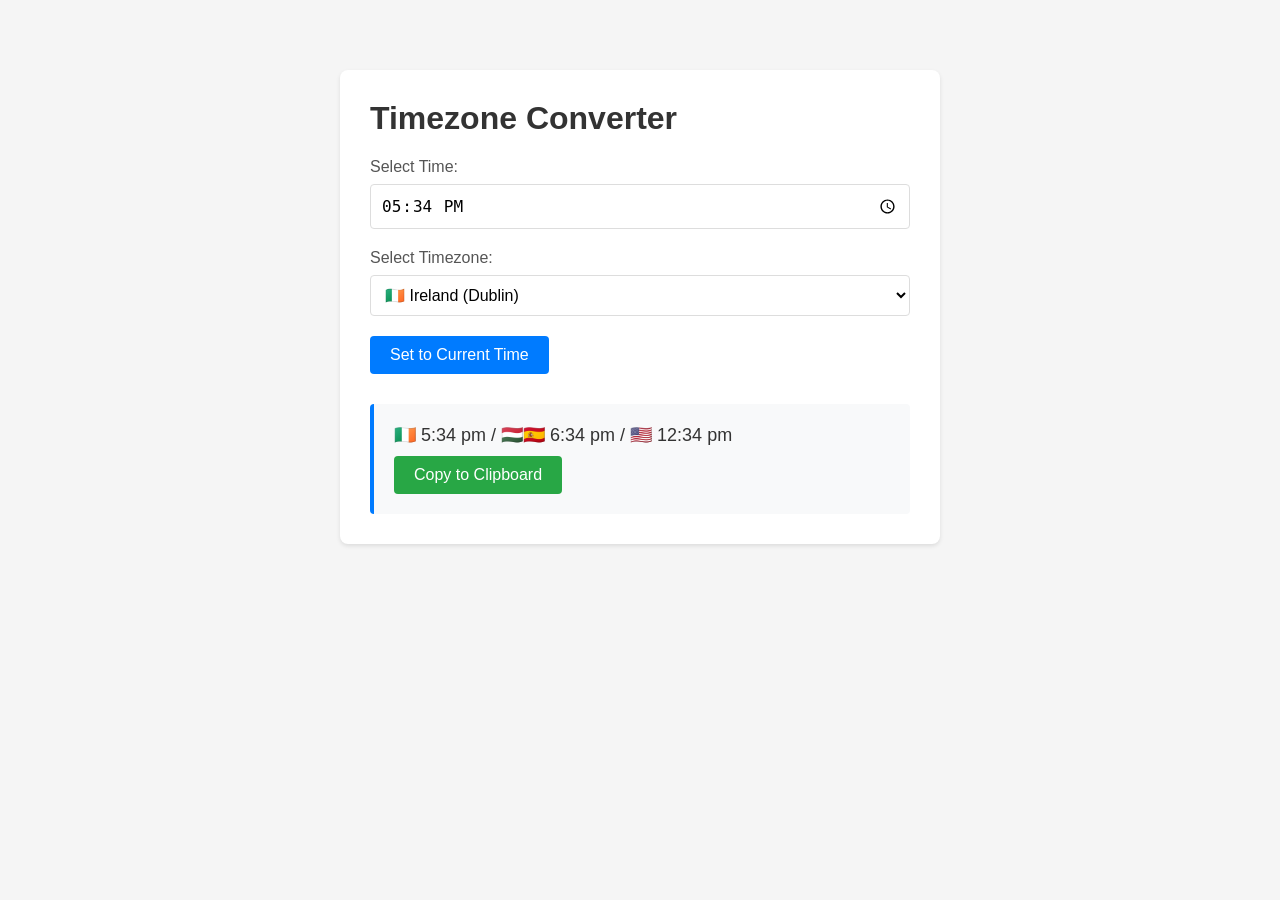
<file: timezone-converter.html>
<!DOCTYPE html>
<html lang="en">
<head>
    <meta charset="UTF-8">
    <meta name="viewport" content="width=device-width, initial-scale=1.0">
    <title>Timezone Converter</title>
    <style>
        body {
            font-family: -apple-system, BlinkMacSystemFont, 'Segoe UI', Roboto, Oxygen, Ubuntu, Cantarell, sans-serif;
            max-width: 600px;
            margin: 50px auto;
            padding: 20px;
            background: #f5f5f5;
        }
        .container {
            background: white;
            padding: 30px;
            border-radius: 8px;
            box-shadow: 0 2px 4px rgba(0,0,0,0.1);
        }
        h1 {
            margin-top: 0;
            color: #333;
        }
        .input-group {
            margin-bottom: 20px;
        }
        label {
            display: block;
            margin-bottom: 8px;
            color: #555;
            font-weight: 500;
        }
        input[type="time"] {
            width: 100%;
            padding: 10px;
            font-size: 16px;
            border: 1px solid #ddd;
            border-radius: 4px;
            box-sizing: border-box;
        }
        select {
            width: 100%;
            padding: 10px;
            font-size: 16px;
            border: 1px solid #ddd;
            border-radius: 4px;
            box-sizing: border-box;
            background: white;
        }
        button {
            background: #007bff;
            color: white;
            border: none;
            padding: 10px 20px;
            font-size: 16px;
            border-radius: 4px;
            cursor: pointer;
            margin-right: 10px;
        }
        button:hover {
            background: #0056b3;
        }
        .output {
            margin-top: 30px;
            padding: 20px;
            background: #f8f9fa;
            border-radius: 4px;
            border-left: 4px solid #007bff;
        }
        .output-text {
            font-size: 18px;
            color: #333;
            word-wrap: break-word;
        }
        .copy-button {
            margin-top: 10px;
            background: #28a745;
        }
        .copy-button:hover {
            background: #218838;
        }
        .copied {
            background: #5cb85c !important;
        }
    </style>
</head>
<body>
    <div class="container">
        <h1>Timezone Converter</h1>

        <div class="input-group">
            <label for="time-input">Select Time:</label>
            <input type="time" id="time-input">
        </div>

        <div class="input-group">
            <label for="timezone-input">Select Timezone:</label>
            <select id="timezone-input">
                <option value="Europe/Dublin" selected>🇮🇪 Ireland (Dublin)</option>
                <option value="Europe/Madrid">🇪🇸 Spain (Madrid)</option>
                <option value="Europe/Budapest">🇭🇺 Hungary (Budapest)</option>
                <option value="America/New_York">🇺🇸 USA (EST)</option>
            </select>
        </div>

        <button onclick="setCurrentTime()">Set to Current Time</button>

        <div class="output">
            <div class="output-text" id="output"></div>
            <button class="copy-button" onclick="copyToClipboard()">Copy to Clipboard</button>
        </div>
    </div>

    <script>
        const timeInput = document.getElementById('time-input');
        const timezoneInput = document.getElementById('timezone-input');
        const output = document.getElementById('output');

        function updateOutput() {
            const timeValue = timeInput.value;
            if (!timeValue) return;

            const [hours, minutes] = timeValue.split(':').map(Number);
            const selectedTimezone = timezoneInput.value;

            // Create a date object in the selected timezone
            // We use today's date to handle DST correctly
            const today = new Date();
            const dateString = `${today.getFullYear()}-${String(today.getMonth() + 1).padStart(2, '0')}-${String(today.getDate()).padStart(2, '0')}T${timeValue}:00`;

            // Create a date assuming the input time is in the selected timezone
            const inputDate = new Date(dateString);

            // Get the offset difference between selected timezone and UTC
            const formatter = new Intl.DateTimeFormat('en-US', {
                timeZone: selectedTimezone,
                hour: 'numeric',
                minute: 'numeric',
                hour12: false,
                year: 'numeric',
                month: '2-digit',
                day: '2-digit'
            });

            // Create base date in selected timezone
            const parts = formatter.formatToParts(inputDate);
            const tzHour = parseInt(parts.find(p => p.type === 'hour').value);
            const tzMinute = parseInt(parts.find(p => p.type === 'minute').value);

            // Calculate offset
            const offset = (hours - tzHour) * 60 + (minutes - tzMinute);

            // Adjust input date by offset to get UTC equivalent
            const utcDate = new Date(inputDate.getTime() + offset * 60000);

            // Format time for each timezone
            const ireland = formatTime(utcDate, 'Europe/Dublin');
            const spainHungary = formatTime(utcDate, 'Europe/Madrid'); // Spain and Hungary are in the same timezone
            const usa = formatTime(utcDate, 'America/New_York');

            output.textContent = `🇮🇪 ${ireland} / 🇭🇺🇪🇸 ${spainHungary} / 🇺🇸 ${usa}`;
        }

        function formatTime(date, timezone) {
            const formatter = new Intl.DateTimeFormat('en-US', {
                timeZone: timezone,
                hour: 'numeric',
                minute: '2-digit',
                hour12: true
            });
            return formatter.format(date).toLowerCase();
        }

        function setCurrentTime() {
            const now = new Date();
            const selectedTimezone = timezoneInput.value;

            // Get the current time in the selected timezone
            const formatter = new Intl.DateTimeFormat('en-US', {
                timeZone: selectedTimezone,
                hour: 'numeric',
                minute: 'numeric',
                hour12: false
            });

            const parts = formatter.formatToParts(now);
            const hours = String(parts.find(p => p.type === 'hour').value).padStart(2, '0');
            const minutes = String(parts.find(p => p.type === 'minute').value).padStart(2, '0');

            timeInput.value = `${hours}:${minutes}`;
            updateOutput();
        }

        function copyToClipboard() {
            const text = output.textContent;
            navigator.clipboard.writeText(text).then(() => {
                const button = event.target;
                const originalText = button.textContent;
                button.textContent = 'Copied!';
                button.classList.add('copied');
                setTimeout(() => {
                    button.textContent = originalText;
                    button.classList.remove('copied');
                }, 2000);
            });
        }

        // Update output when inputs change
        timeInput.addEventListener('change', updateOutput);
        timezoneInput.addEventListener('change', updateOutput);

        // Initialize with current time in Ireland
        setCurrentTime();
    </script>
</body>
</html>
</file>
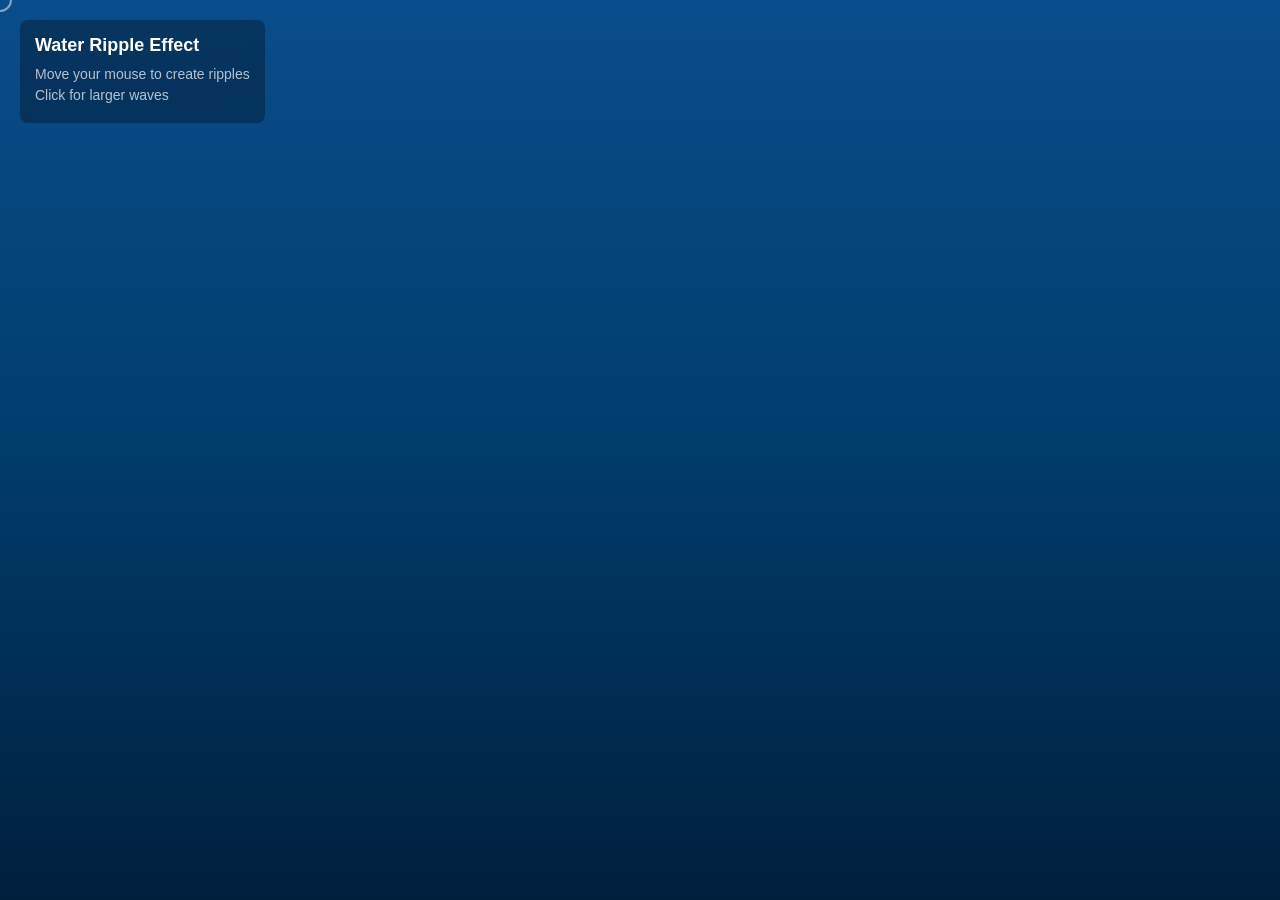
<file: water-ripple.html>
<!DOCTYPE html>
<html lang="en">
<head>
    <meta charset="UTF-8">
    <meta name="viewport" content="width=device-width, initial-scale=1.0">
    <title>Water Ripple Effect</title>
    <style>
        * {
            margin: 0;
            padding: 0;
            overflow: hidden;
        }

        body {
            background: #001a33;
            cursor: none;
        }

        canvas {
            display: block;
            background: linear-gradient(to bottom, #0a4d8c 0%, #003d6b 50%, #001f3d 100%);
        }

        .cursor {
            position: fixed;
            width: 20px;
            height: 20px;
            border: 2px solid rgba(255, 255, 255, 0.5);
            border-radius: 50%;
            pointer-events: none;
            transform: translate(-50%, -50%);
            z-index: 1000;
            transition: width 0.15s, height 0.15s;
        }

        .cursor.active {
            width: 40px;
            height: 40px;
        }

        .info {
            position: fixed;
            top: 20px;
            left: 20px;
            color: rgba(255, 255, 255, 0.7);
            font-family: 'Segoe UI', Tahoma, Geneva, Verdana, sans-serif;
            font-size: 14px;
            z-index: 1000;
            background: rgba(0, 0, 0, 0.3);
            padding: 15px;
            border-radius: 8px;
            backdrop-filter: blur(10px);
        }

        .info h2 {
            margin-bottom: 10px;
            font-size: 18px;
            color: #fff;
        }

        .info p {
            margin: 5px 0;
        }
    </style>
</head>
<body>
    <div class="info">
        <h2>Water Ripple Effect</h2>
        <p>Move your mouse to create ripples</p>
        <p>Click for larger waves</p>
    </div>
    <div class="cursor"></div>
    <canvas id="waterCanvas"></canvas>

    <script>
        const canvas = document.getElementById('waterCanvas');
        const ctx = canvas.getContext('2d');
        const cursor = document.querySelector('.cursor');

        // Set canvas to full screen
        canvas.width = window.innerWidth;
        canvas.height = window.innerHeight;

        // Water simulation parameters
        const cols = Math.floor(canvas.width / 4);
        const rows = Math.floor(canvas.height / 4);
        const damping = 0.99;
        const spread = 0.5;

        // Create water buffers
        let current = new Array(cols * rows).fill(0);
        let previous = new Array(cols * rows).fill(0);

        // Mouse tracking
        let mouseX = 0;
        let mouseY = 0;
        let mouseDown = false;

        function index(x, y) {
            if (x < 0 || x >= cols || y < 0 || y >= rows) {
                return -1;
            }
            return x + y * cols;
        }

        function addRipple(x, y, intensity) {
            const gridX = Math.floor((x / canvas.width) * cols);
            const gridY = Math.floor((y / canvas.height) * rows);

            // Add ripple with falloff
            for (let offsetY = -2; offsetY <= 2; offsetY++) {
                for (let offsetX = -2; offsetX <= 2; offsetX++) {
                    const idx = index(gridX + offsetX, gridY + offsetY);
                    if (idx !== -1) {
                        const distance = Math.sqrt(offsetX * offsetX + offsetY * offsetY);
                        const falloff = Math.max(0, 1 - distance / 3);
                        previous[idx] += intensity * falloff;
                    }
                }
            }
        }

        function updateWater() {
            // Update water simulation
            for (let y = 1; y < rows - 1; y++) {
                for (let x = 1; x < cols - 1; x++) {
                    const idx = index(x, y);

                    // Calculate average of neighboring cells
                    const left = current[index(x - 1, y)];
                    const right = current[index(x + 1, y)];
                    const top = current[index(x, y - 1)];
                    const bottom = current[index(x, y + 1)];

                    const average = (left + right + top + bottom) * spread;

                    // Apply wave equation
                    previous[idx] = average - previous[idx];
                    previous[idx] *= damping;
                }
            }

            // Swap buffers
            [current, previous] = [previous, current];
        }

        function render() {
            // Clear canvas
            const gradient = ctx.createLinearGradient(0, 0, 0, canvas.height);
            gradient.addColorStop(0, '#0a4d8c');
            gradient.addColorStop(0.5, '#003d6b');
            gradient.addColorStop(1, '#001f3d');
            ctx.fillStyle = gradient;
            ctx.fillRect(0, 0, canvas.width, canvas.height);

            // Draw water surface
            const cellWidth = canvas.width / cols;
            const cellHeight = canvas.height / rows;

            for (let y = 0; y < rows - 1; y++) {
                for (let x = 0; x < cols - 1; x++) {
                    const idx = index(x, y);
                    const height = current[idx];

                    // Map height to color
                    const brightness = Math.min(255, Math.max(0, 128 + height * 50));
                    const alpha = Math.min(1, Math.abs(height) / 10);

                    if (Math.abs(height) > 0.1) {
                        // Draw ripple
                        const hue = 200 + height * 5;
                        const lightness = 50 + height * 2;
                        ctx.fillStyle = `hsla(${hue}, 80%, ${lightness}%, ${alpha * 0.6})`;

                        const px = x * cellWidth;
                        const py = y * cellHeight;

                        ctx.fillRect(px, py, cellWidth + 1, cellHeight + 1);

                        // Add highlights
                        if (height > 0.5) {
                            ctx.fillStyle = `rgba(255, 255, 255, ${alpha * 0.3})`;
                            ctx.fillRect(px, py, cellWidth + 1, cellHeight / 2);
                        }
                    }
                }
            }
        }

        function animate() {
            updateWater();
            render();
            requestAnimationFrame(animate);
        }

        // Mouse event handlers
        window.addEventListener('mousemove', (e) => {
            mouseX = e.clientX;
            mouseY = e.clientY;

            cursor.style.left = mouseX + 'px';
            cursor.style.top = mouseY + 'px';

            // Add continuous ripples on mouse move
            addRipple(mouseX, mouseY, 2);
        });

        window.addEventListener('mousedown', (e) => {
            mouseDown = true;
            cursor.classList.add('active');
            addRipple(e.clientX, e.clientY, 15);
        });

        window.addEventListener('mouseup', () => {
            mouseDown = false;
            cursor.classList.remove('active');
        });

        window.addEventListener('click', (e) => {
            addRipple(e.clientX, e.clientY, 20);
        });

        // Touch support for mobile
        window.addEventListener('touchmove', (e) => {
            e.preventDefault();
            const touch = e.touches[0];
            addRipple(touch.clientX, touch.clientY, 3);
        }, { passive: false });

        window.addEventListener('touchstart', (e) => {
            const touch = e.touches[0];
            addRipple(touch.clientX, touch.clientY, 15);
        });

        // Handle window resize
        window.addEventListener('resize', () => {
            canvas.width = window.innerWidth;
            canvas.height = window.innerHeight;

            // Reinitialize water grid
            const newCols = Math.floor(canvas.width / 4);
            const newRows = Math.floor(canvas.height / 4);

            if (newCols !== cols || newRows !== rows) {
                current = new Array(newCols * newRows).fill(0);
                previous = new Array(newCols * newRows).fill(0);
            }
        });

        // Start animation
        animate();
    </script>
</body>
</html>
</file>
<file: direct-sunlight/assets/index-DSjxuSqo.css>
.maplibregl-map{font:12px/20px Helvetica Neue,Arial,Helvetica,sans-serif;overflow:hidden;position:relative;-webkit-tap-highlight-color:rgb(0 0 0/0);-webkit-touch-callout:none}.maplibregl-canvas{position:absolute;left:0;top:0}.maplibregl-map:fullscreen{width:100%;height:100%}.maplibregl-ctrl-group button.maplibregl-ctrl-compass{touch-action:none}.maplibregl-canvas-container.maplibregl-interactive,.maplibregl-ctrl-group button.maplibregl-ctrl-compass{cursor:grab;-webkit-user-select:none;-moz-user-select:none;user-select:none}.maplibregl-canvas-container.maplibregl-interactive.maplibregl-track-pointer{cursor:pointer}.maplibregl-canvas-container.maplibregl-interactive:active,.maplibregl-ctrl-group button.maplibregl-ctrl-compass:active{cursor:grabbing}.maplibregl-canvas-container.maplibregl-touch-zoom-rotate,.maplibregl-canvas-container.maplibregl-touch-zoom-rotate .maplibregl-canvas{touch-action:pan-x pan-y}.maplibregl-canvas-container.maplibregl-touch-drag-pan,.maplibregl-canvas-container.maplibregl-touch-drag-pan .maplibregl-canvas{touch-action:pinch-zoom}.maplibregl-canvas-container.maplibregl-touch-zoom-rotate.maplibregl-touch-drag-pan,.maplibregl-canvas-container.maplibregl-touch-zoom-rotate.maplibregl-touch-drag-pan .maplibregl-canvas{touch-action:none}.maplibregl-canvas-container.maplibregl-touch-drag-pan.maplibregl-cooperative-gestures,.maplibregl-canvas-container.maplibregl-touch-drag-pan.maplibregl-cooperative-gestures .maplibregl-canvas{touch-action:pan-x pan-y}.maplibregl-ctrl-bottom-left,.maplibregl-ctrl-bottom-right,.maplibregl-ctrl-top-left,.maplibregl-ctrl-top-right{position:absolute;pointer-events:none;z-index:2}.maplibregl-ctrl-top-left{top:0;left:0}.maplibregl-ctrl-top-right{top:0;right:0}.maplibregl-ctrl-bottom-left{bottom:0;left:0}.maplibregl-ctrl-bottom-right{right:0;bottom:0}.maplibregl-ctrl{clear:both;pointer-events:auto;transform:translate(0)}.maplibregl-ctrl-top-left .maplibregl-ctrl{margin:10px 0 0 10px;float:left}.maplibregl-ctrl-top-right .maplibregl-ctrl{margin:10px 10px 0 0;float:right}.maplibregl-ctrl-bottom-left .maplibregl-ctrl{margin:0 0 10px 10px;float:left}.maplibregl-ctrl-bottom-right .maplibregl-ctrl{margin:0 10px 10px 0;float:right}.maplibregl-ctrl-group{border-radius:4px;background:#fff}.maplibregl-ctrl-group:not(:empty){box-shadow:0 0 0 2px #0000001a}@media(forced-colors:active){.maplibregl-ctrl-group:not(:empty){box-shadow:0 0 0 2px ButtonText}}.maplibregl-ctrl-group button{width:29px;height:29px;display:block;padding:0;outline:none;border:0;box-sizing:border-box;background-color:transparent;cursor:pointer}.maplibregl-ctrl button{-webkit-user-select:none;-moz-user-select:none;user-select:none}.maplibregl-ctrl-group button+button{border-top:1px solid #ddd}.maplibregl-ctrl button .maplibregl-ctrl-icon{display:block;width:100%;height:100%;background-repeat:no-repeat;background-position:50%}@media(forced-colors:active){.maplibregl-ctrl-icon{background-color:transparent}.maplibregl-ctrl-group button+button{border-top:1px solid buttontext}}.maplibregl-ctrl button::-moz-focus-inner{border:0;padding:0}.maplibregl-ctrl-attrib-button:focus,.maplibregl-ctrl-group button:focus{box-shadow:0 0 2px 2px #0096ff}.maplibregl-ctrl button:disabled{cursor:not-allowed}.maplibregl-ctrl button:disabled .maplibregl-ctrl-icon{opacity:.25}@media(hover:hover){.maplibregl-ctrl button:not(:disabled):hover{background-color:#0000000d}}.maplibregl-ctrl button:not(:disabled):active{background-color:#0000000d}.maplibregl-ctrl-group button:focus:focus-visible{box-shadow:0 0 2px 2px #0096ff}.maplibregl-ctrl-group button:focus:not(:focus-visible){box-shadow:none}.maplibregl-ctrl-group button:focus:first-child{border-radius:4px 4px 0 0}.maplibregl-ctrl-group button:focus:last-child{border-radius:0 0 4px 4px}.maplibregl-ctrl-group button:focus:only-child{border-radius:inherit}.maplibregl-ctrl button.maplibregl-ctrl-zoom-out .maplibregl-ctrl-icon{background-image:url(data:image/svg+xml;charset=utf-8,%3Csvg%20xmlns%3D%22http%3A%2F%2Fwww.w3.org%2F2000%2Fsvg%22%20width%3D%2229%22%20height%3D%2229%22%20fill%3D%22%23333%22%20viewBox%3D%220%200%2029%2029%22%3E%3Cpath%20d%3D%22M10%2013c-.75%200-1.5.75-1.5%201.5S9.25%2016%2010%2016h9c.75%200%201.5-.75%201.5-1.5S19.75%2013%2019%2013z%22%2F%3E%3C%2Fsvg%3E)}.maplibregl-ctrl button.maplibregl-ctrl-zoom-in .maplibregl-ctrl-icon{background-image:url(data:image/svg+xml;charset=utf-8,%3Csvg%20xmlns%3D%22http%3A%2F%2Fwww.w3.org%2F2000%2Fsvg%22%20width%3D%2229%22%20height%3D%2229%22%20fill%3D%22%23333%22%20viewBox%3D%220%200%2029%2029%22%3E%3Cpath%20d%3D%22M14.5%208.5c-.75%200-1.5.75-1.5%201.5v3h-3c-.75%200-1.5.75-1.5%201.5S9.25%2016%2010%2016h3v3c0%20.75.75%201.5%201.5%201.5S16%2019.75%2016%2019v-3h3c.75%200%201.5-.75%201.5-1.5S19.75%2013%2019%2013h-3v-3c0-.75-.75-1.5-1.5-1.5%22%2F%3E%3C%2Fsvg%3E)}@media(forced-colors:active){.maplibregl-ctrl button.maplibregl-ctrl-zoom-out .maplibregl-ctrl-icon{background-image:url(data:image/svg+xml;charset=utf-8,%3Csvg%20xmlns%3D%22http%3A%2F%2Fwww.w3.org%2F2000%2Fsvg%22%20width%3D%2229%22%20height%3D%2229%22%20fill%3D%22%23fff%22%20viewBox%3D%220%200%2029%2029%22%3E%3Cpath%20d%3D%22M10%2013c-.75%200-1.5.75-1.5%201.5S9.25%2016%2010%2016h9c.75%200%201.5-.75%201.5-1.5S19.75%2013%2019%2013z%22%2F%3E%3C%2Fsvg%3E)}.maplibregl-ctrl button.maplibregl-ctrl-zoom-in .maplibregl-ctrl-icon{background-image:url(data:image/svg+xml;charset=utf-8,%3Csvg%20xmlns%3D%22http%3A%2F%2Fwww.w3.org%2F2000%2Fsvg%22%20width%3D%2229%22%20height%3D%2229%22%20fill%3D%22%23fff%22%20viewBox%3D%220%200%2029%2029%22%3E%3Cpath%20d%3D%22M14.5%208.5c-.75%200-1.5.75-1.5%201.5v3h-3c-.75%200-1.5.75-1.5%201.5S9.25%2016%2010%2016h3v3c0%20.75.75%201.5%201.5%201.5S16%2019.75%2016%2019v-3h3c.75%200%201.5-.75%201.5-1.5S19.75%2013%2019%2013h-3v-3c0-.75-.75-1.5-1.5-1.5%22%2F%3E%3C%2Fsvg%3E)}}@media(forced-colors:active)and (prefers-color-scheme:light){.maplibregl-ctrl button.maplibregl-ctrl-zoom-out .maplibregl-ctrl-icon{background-image:url(data:image/svg+xml;charset=utf-8,%3Csvg%20xmlns%3D%22http%3A%2F%2Fwww.w3.org%2F2000%2Fsvg%22%20width%3D%2229%22%20height%3D%2229%22%20viewBox%3D%220%200%2029%2029%22%3E%3Cpath%20d%3D%22M10%2013c-.75%200-1.5.75-1.5%201.5S9.25%2016%2010%2016h9c.75%200%201.5-.75%201.5-1.5S19.75%2013%2019%2013z%22%2F%3E%3C%2Fsvg%3E)}.maplibregl-ctrl button.maplibregl-ctrl-zoom-in .maplibregl-ctrl-icon{background-image:url(data:image/svg+xml;charset=utf-8,%3Csvg%20xmlns%3D%22http%3A%2F%2Fwww.w3.org%2F2000%2Fsvg%22%20width%3D%2229%22%20height%3D%2229%22%20viewBox%3D%220%200%2029%2029%22%3E%3Cpath%20d%3D%22M14.5%208.5c-.75%200-1.5.75-1.5%201.5v3h-3c-.75%200-1.5.75-1.5%201.5S9.25%2016%2010%2016h3v3c0%20.75.75%201.5%201.5%201.5S16%2019.75%2016%2019v-3h3c.75%200%201.5-.75%201.5-1.5S19.75%2013%2019%2013h-3v-3c0-.75-.75-1.5-1.5-1.5%22%2F%3E%3C%2Fsvg%3E)}}.maplibregl-ctrl button.maplibregl-ctrl-fullscreen .maplibregl-ctrl-icon{background-image:url(data:image/svg+xml;charset=utf-8,%3Csvg%20xmlns%3D%22http%3A%2F%2Fwww.w3.org%2F2000%2Fsvg%22%20width%3D%2229%22%20height%3D%2229%22%20fill%3D%22%23333%22%20viewBox%3D%220%200%2029%2029%22%3E%3Cpath%20d%3D%22M24%2016v5.5c0%201.75-.75%202.5-2.5%202.5H16v-1l3-1.5-4-5.5%201-1%205.5%204%201.5-3zM6%2016l1.5%203%205.5-4%201%201-4%205.5%203%201.5v1H7.5C5.75%2024%205%2023.25%205%2021.5V16zm7-11v1l-3%201.5%204%205.5-1%201-5.5-4L6%2013H5V7.5C5%205.75%205.75%205%207.5%205zm11%202.5c0-1.75-.75-2.5-2.5-2.5H16v1l3%201.5-4%205.5%201%201%205.5-4%201.5%203h1z%22%2F%3E%3C%2Fsvg%3E)}.maplibregl-ctrl button.maplibregl-ctrl-shrink .maplibregl-ctrl-icon{background-image:url(data:image/svg+xml;charset=utf-8,%3Csvg%20xmlns%3D%22http%3A%2F%2Fwww.w3.org%2F2000%2Fsvg%22%20width%3D%2229%22%20height%3D%2229%22%20viewBox%3D%220%200%2029%2029%22%3E%3Cpath%20d%3D%22M18.5%2016c-1.75%200-2.5.75-2.5%202.5V24h1l1.5-3%205.5%204%201-1-4-5.5%203-1.5v-1zM13%2018.5c0-1.75-.75-2.5-2.5-2.5H5v1l3%201.5L4%2024l1%201%205.5-4%201.5%203h1zm3-8c0%201.75.75%202.5%202.5%202.5H24v-1l-3-1.5L25%205l-1-1-5.5%204L17%205h-1zM10.5%2013c1.75%200%202.5-.75%202.5-2.5V5h-1l-1.5%203L5%204%204%205l4%205.5L5%2012v1z%22%2F%3E%3C%2Fsvg%3E)}@media(forced-colors:active){.maplibregl-ctrl button.maplibregl-ctrl-fullscreen .maplibregl-ctrl-icon{background-image:url(data:image/svg+xml;charset=utf-8,%3Csvg%20xmlns%3D%22http%3A%2F%2Fwww.w3.org%2F2000%2Fsvg%22%20width%3D%2229%22%20height%3D%2229%22%20fill%3D%22%23fff%22%20viewBox%3D%220%200%2029%2029%22%3E%3Cpath%20d%3D%22M24%2016v5.5c0%201.75-.75%202.5-2.5%202.5H16v-1l3-1.5-4-5.5%201-1%205.5%204%201.5-3zM6%2016l1.5%203%205.5-4%201%201-4%205.5%203%201.5v1H7.5C5.75%2024%205%2023.25%205%2021.5V16zm7-11v1l-3%201.5%204%205.5-1%201-5.5-4L6%2013H5V7.5C5%205.75%205.75%205%207.5%205zm11%202.5c0-1.75-.75-2.5-2.5-2.5H16v1l3%201.5-4%205.5%201%201%205.5-4%201.5%203h1z%22%2F%3E%3C%2Fsvg%3E)}.maplibregl-ctrl button.maplibregl-ctrl-shrink .maplibregl-ctrl-icon{background-image:url(data:image/svg+xml;charset=utf-8,%3Csvg%20xmlns%3D%22http%3A%2F%2Fwww.w3.org%2F2000%2Fsvg%22%20width%3D%2229%22%20height%3D%2229%22%20fill%3D%22%23fff%22%20viewBox%3D%220%200%2029%2029%22%3E%3Cpath%20d%3D%22M18.5%2016c-1.75%200-2.5.75-2.5%202.5V24h1l1.5-3%205.5%204%201-1-4-5.5%203-1.5v-1zM13%2018.5c0-1.75-.75-2.5-2.5-2.5H5v1l3%201.5L4%2024l1%201%205.5-4%201.5%203h1zm3-8c0%201.75.75%202.5%202.5%202.5H24v-1l-3-1.5L25%205l-1-1-5.5%204L17%205h-1zM10.5%2013c1.75%200%202.5-.75%202.5-2.5V5h-1l-1.5%203L5%204%204%205l4%205.5L5%2012v1z%22%2F%3E%3C%2Fsvg%3E)}}@media(forced-colors:active)and (prefers-color-scheme:light){.maplibregl-ctrl button.maplibregl-ctrl-fullscreen .maplibregl-ctrl-icon{background-image:url(data:image/svg+xml;charset=utf-8,%3Csvg%20xmlns%3D%22http%3A%2F%2Fwww.w3.org%2F2000%2Fsvg%22%20width%3D%2229%22%20height%3D%2229%22%20viewBox%3D%220%200%2029%2029%22%3E%3Cpath%20d%3D%22M24%2016v5.5c0%201.75-.75%202.5-2.5%202.5H16v-1l3-1.5-4-5.5%201-1%205.5%204%201.5-3zM6%2016l1.5%203%205.5-4%201%201-4%205.5%203%201.5v1H7.5C5.75%2024%205%2023.25%205%2021.5V16zm7-11v1l-3%201.5%204%205.5-1%201-5.5-4L6%2013H5V7.5C5%205.75%205.75%205%207.5%205zm11%202.5c0-1.75-.75-2.5-2.5-2.5H16v1l3%201.5-4%205.5%201%201%205.5-4%201.5%203h1z%22%2F%3E%3C%2Fsvg%3E)}.maplibregl-ctrl button.maplibregl-ctrl-shrink .maplibregl-ctrl-icon{background-image:url(data:image/svg+xml;charset=utf-8,%3Csvg%20xmlns%3D%22http%3A%2F%2Fwww.w3.org%2F2000%2Fsvg%22%20width%3D%2229%22%20height%3D%2229%22%20viewBox%3D%220%200%2029%2029%22%3E%3Cpath%20d%3D%22M18.5%2016c-1.75%200-2.5.75-2.5%202.5V24h1l1.5-3%205.5%204%201-1-4-5.5%203-1.5v-1zM13%2018.5c0-1.75-.75-2.5-2.5-2.5H5v1l3%201.5L4%2024l1%201%205.5-4%201.5%203h1zm3-8c0%201.75.75%202.5%202.5%202.5H24v-1l-3-1.5L25%205l-1-1-5.5%204L17%205h-1zM10.5%2013c1.75%200%202.5-.75%202.5-2.5V5h-1l-1.5%203L5%204%204%205l4%205.5L5%2012v1z%22%2F%3E%3C%2Fsvg%3E)}}.maplibregl-ctrl button.maplibregl-ctrl-compass .maplibregl-ctrl-icon{background-image:url(data:image/svg+xml;charset=utf-8,%3Csvg%20xmlns%3D%22http%3A%2F%2Fwww.w3.org%2F2000%2Fsvg%22%20width%3D%2229%22%20height%3D%2229%22%20fill%3D%22%23333%22%20viewBox%3D%220%200%2029%2029%22%3E%3Cpath%20d%3D%22m10.5%2014%204-8%204%208z%22%2F%3E%3Cpath%20fill%3D%22%23ccc%22%20d%3D%22m10.5%2016%204%208%204-8z%22%2F%3E%3C%2Fsvg%3E)}@media(forced-colors:active){.maplibregl-ctrl button.maplibregl-ctrl-compass .maplibregl-ctrl-icon{background-image:url(data:image/svg+xml;charset=utf-8,%3Csvg%20xmlns%3D%22http%3A%2F%2Fwww.w3.org%2F2000%2Fsvg%22%20width%3D%2229%22%20height%3D%2229%22%20fill%3D%22%23fff%22%20viewBox%3D%220%200%2029%2029%22%3E%3Cpath%20d%3D%22m10.5%2014%204-8%204%208z%22%2F%3E%3Cpath%20fill%3D%22%23ccc%22%20d%3D%22m10.5%2016%204%208%204-8z%22%2F%3E%3C%2Fsvg%3E)}}@media(forced-colors:active)and (prefers-color-scheme:light){.maplibregl-ctrl button.maplibregl-ctrl-compass .maplibregl-ctrl-icon{background-image:url(data:image/svg+xml;charset=utf-8,%3Csvg%20xmlns%3D%22http%3A%2F%2Fwww.w3.org%2F2000%2Fsvg%22%20width%3D%2229%22%20height%3D%2229%22%20viewBox%3D%220%200%2029%2029%22%3E%3Cpath%20d%3D%22m10.5%2014%204-8%204%208z%22%2F%3E%3Cpath%20fill%3D%22%23ccc%22%20d%3D%22m10.5%2016%204%208%204-8z%22%2F%3E%3C%2Fsvg%3E)}}.maplibregl-ctrl button.maplibregl-ctrl-globe .maplibregl-ctrl-icon{background-image:url(data:image/svg+xml;charset=utf-8,%3Csvg%20xmlns%3D%22http%3A%2F%2Fwww.w3.org%2F2000%2Fsvg%22%20width%3D%2222%22%20height%3D%2222%22%20fill%3D%22none%22%20stroke%3D%22%23333%22%20viewBox%3D%220%200%2022%2022%22%3E%3Ccircle%20cx%3D%2211%22%20cy%3D%2211%22%20r%3D%228.5%22%2F%3E%3Cpath%20d%3D%22M17.5%2011c0%204.819-3.02%208.5-6.5%208.5S4.5%2015.819%204.5%2011%207.52%202.5%2011%202.5s6.5%203.681%206.5%208.5Z%22%2F%3E%3Cpath%20d%3D%22M13.5%2011c0%202.447-.331%204.64-.853%206.206-.262.785-.562%201.384-.872%201.777-.314.399-.58.517-.775.517s-.461-.118-.775-.517c-.31-.393-.61-.992-.872-1.777C8.831%2015.64%208.5%2013.446%208.5%2011s.331-4.64.853-6.206c.262-.785.562-1.384.872-1.777.314-.399.58-.517.775-.517s.461.118.775.517c.31.393.61.992.872%201.777.522%201.565.853%203.76.853%206.206Z%22%2F%3E%3Cpath%20d%3D%22M11%207.5c-1.909%200-3.622-.166-4.845-.428-.616-.132-1.08-.283-1.379-.434a1.3%201.3%200%200%201-.224-.138q.07-.058.224-.138c.299-.151.763-.302%201.379-.434C7.378%205.666%209.091%205.5%2011%205.5s3.622.166%204.845.428c.616.132%201.08.283%201.379.434.105.053.177.1.224.138q-.07.058-.224.138c-.299.151-.763.302-1.379.434-1.223.262-2.936.428-4.845.428Zm0%209c-1.909%200-3.622-.166-4.845-.428-.616-.132-1.08-.283-1.379-.434a1.3%201.3%200%200%201-.224-.138%201.3%201.3%200%200%201%20.224-.138c.299-.151.763-.302%201.379-.434C7.378%2014.666%209.091%2014.5%2011%2014.5s3.622.166%204.845.428c.616.132%201.08.283%201.379.434.105.053.177.1.224.138a1.3%201.3%200%200%201-.224.138c-.299.151-.763.302-1.379.434-1.223.262-2.936.428-4.845.428Zm0-4c-2.46%200-4.672-.222-6.255-.574-.796-.177-1.406-.38-1.805-.59a1.5%201.5%200%200%201-.39-.272.3.3%200%200%201-.047-.064.3.3%200%200%201%20.048-.064c.066-.073.189-.167.389-.272.399-.21%201.009-.413%201.805-.59C6.328%209.722%208.54%209.5%2011%209.5s4.672.222%206.256.574c.795.177%201.405.38%201.804.59.2.105.323.2.39.272a.3.3%200%200%201%20.047.064.3.3%200%200%201-.048.064%201.4%201.4%200%200%201-.389.272c-.399.21-1.009.413-1.804.59-1.584.352-3.796.574-6.256.574Zm-8.501-1.51v.002zm0%20.018v.002zm17.002.002v-.002zm0-.018v-.002z%22%2F%3E%3C%2Fsvg%3E)}.maplibregl-ctrl button.maplibregl-ctrl-globe-enabled .maplibregl-ctrl-icon{background-image:url(data:image/svg+xml;charset=utf-8,%3Csvg%20xmlns%3D%22http%3A%2F%2Fwww.w3.org%2F2000%2Fsvg%22%20width%3D%2222%22%20height%3D%2222%22%20fill%3D%22none%22%20stroke%3D%22%2333b5e5%22%20viewBox%3D%220%200%2022%2022%22%3E%3Ccircle%20cx%3D%2211%22%20cy%3D%2211%22%20r%3D%228.5%22%2F%3E%3Cpath%20d%3D%22M17.5%2011c0%204.819-3.02%208.5-6.5%208.5S4.5%2015.819%204.5%2011%207.52%202.5%2011%202.5s6.5%203.681%206.5%208.5Z%22%2F%3E%3Cpath%20d%3D%22M13.5%2011c0%202.447-.331%204.64-.853%206.206-.262.785-.562%201.384-.872%201.777-.314.399-.58.517-.775.517s-.461-.118-.775-.517c-.31-.393-.61-.992-.872-1.777C8.831%2015.64%208.5%2013.446%208.5%2011s.331-4.64.853-6.206c.262-.785.562-1.384.872-1.777.314-.399.58-.517.775-.517s.461.118.775.517c.31.393.61.992.872%201.777.522%201.565.853%203.76.853%206.206Z%22%2F%3E%3Cpath%20d%3D%22M11%207.5c-1.909%200-3.622-.166-4.845-.428-.616-.132-1.08-.283-1.379-.434a1.3%201.3%200%200%201-.224-.138q.07-.058.224-.138c.299-.151.763-.302%201.379-.434C7.378%205.666%209.091%205.5%2011%205.5s3.622.166%204.845.428c.616.132%201.08.283%201.379.434.105.053.177.1.224.138q-.07.058-.224.138c-.299.151-.763.302-1.379.434-1.223.262-2.936.428-4.845.428Zm0%209c-1.909%200-3.622-.166-4.845-.428-.616-.132-1.08-.283-1.379-.434a1.3%201.3%200%200%201-.224-.138%201.3%201.3%200%200%201%20.224-.138c.299-.151.763-.302%201.379-.434C7.378%2014.666%209.091%2014.5%2011%2014.5s3.622.166%204.845.428c.616.132%201.08.283%201.379.434.105.053.177.1.224.138a1.3%201.3%200%200%201-.224.138c-.299.151-.763.302-1.379.434-1.223.262-2.936.428-4.845.428Zm0-4c-2.46%200-4.672-.222-6.255-.574-.796-.177-1.406-.38-1.805-.59a1.5%201.5%200%200%201-.39-.272.3.3%200%200%201-.047-.064.3.3%200%200%201%20.048-.064c.066-.073.189-.167.389-.272.399-.21%201.009-.413%201.805-.59C6.328%209.722%208.54%209.5%2011%209.5s4.672.222%206.256.574c.795.177%201.405.38%201.804.59.2.105.323.2.39.272a.3.3%200%200%201%20.047.064.3.3%200%200%201-.048.064%201.4%201.4%200%200%201-.389.272c-.399.21-1.009.413-1.804.59-1.584.352-3.796.574-6.256.574Zm-8.501-1.51v.002zm0%20.018v.002zm17.002.002v-.002zm0-.018v-.002z%22%2F%3E%3C%2Fsvg%3E)}.maplibregl-ctrl button.maplibregl-ctrl-terrain .maplibregl-ctrl-icon{background-image:url(data:image/svg+xml;charset=utf-8,%3Csvg%20xmlns%3D%22http%3A%2F%2Fwww.w3.org%2F2000%2Fsvg%22%20width%3D%2222%22%20height%3D%2222%22%20fill%3D%22%23333%22%20viewBox%3D%220%200%2022%2022%22%3E%3Cpath%20d%3D%22m1.754%2013.406%204.453-4.851%203.09%203.09%203.281%203.277.969-.969-3.309-3.312%203.844-4.121%206.148%206.886h1.082v-.855l-7.207-8.07-4.84%205.187L6.169%206.57l-5.48%205.965v.871ZM.688%2016.844h20.625v1.375H.688Zm0%200%22%2F%3E%3C%2Fsvg%3E)}.maplibregl-ctrl button.maplibregl-ctrl-terrain-enabled .maplibregl-ctrl-icon{background-image:url(data:image/svg+xml;charset=utf-8,%3Csvg%20xmlns%3D%22http%3A%2F%2Fwww.w3.org%2F2000%2Fsvg%22%20width%3D%2222%22%20height%3D%2222%22%20fill%3D%22%2333b5e5%22%20viewBox%3D%220%200%2022%2022%22%3E%3Cpath%20d%3D%22m1.754%2013.406%204.453-4.851%203.09%203.09%203.281%203.277.969-.969-3.309-3.312%203.844-4.121%206.148%206.886h1.082v-.855l-7.207-8.07-4.84%205.187L6.169%206.57l-5.48%205.965v.871ZM.688%2016.844h20.625v1.375H.688Zm0%200%22%2F%3E%3C%2Fsvg%3E)}.maplibregl-ctrl button.maplibregl-ctrl-geolocate .maplibregl-ctrl-icon{background-image:url(data:image/svg+xml;charset=utf-8,%3Csvg%20xmlns%3D%22http%3A%2F%2Fwww.w3.org%2F2000%2Fsvg%22%20width%3D%2229%22%20height%3D%2229%22%20fill%3D%22%23333%22%20viewBox%3D%220%200%2020%2020%22%3E%3Cpath%20d%3D%22M10%204C9%204%209%205%209%205v.1A5%205%200%200%200%205.1%209H5s-1%200-1%201%201%201%201%201h.1A5%205%200%200%200%209%2014.9v.1s0%201%201%201%201-1%201-1v-.1a5%205%200%200%200%203.9-3.9h.1s1%200%201-1-1-1-1-1h-.1A5%205%200%200%200%2011%205.1V5s0-1-1-1m0%202.5a3.5%203.5%200%201%201%200%207%203.5%203.5%200%201%201%200-7%22%2F%3E%3Ccircle%20cx%3D%2210%22%20cy%3D%2210%22%20r%3D%222%22%2F%3E%3C%2Fsvg%3E)}.maplibregl-ctrl button.maplibregl-ctrl-geolocate:disabled .maplibregl-ctrl-icon{background-image:url(data:image/svg+xml;charset=utf-8,%3Csvg%20xmlns%3D%22http%3A%2F%2Fwww.w3.org%2F2000%2Fsvg%22%20width%3D%2229%22%20height%3D%2229%22%20fill%3D%22%23aaa%22%20viewBox%3D%220%200%2020%2020%22%3E%3Cpath%20d%3D%22M10%204C9%204%209%205%209%205v.1A5%205%200%200%200%205.1%209H5s-1%200-1%201%201%201%201%201h.1A5%205%200%200%200%209%2014.9v.1s0%201%201%201%201-1%201-1v-.1a5%205%200%200%200%203.9-3.9h.1s1%200%201-1-1-1-1-1h-.1A5%205%200%200%200%2011%205.1V5s0-1-1-1m0%202.5a3.5%203.5%200%201%201%200%207%203.5%203.5%200%201%201%200-7%22%2F%3E%3Ccircle%20cx%3D%2210%22%20cy%3D%2210%22%20r%3D%222%22%2F%3E%3Cpath%20fill%3D%22red%22%20d%3D%22m14%205%201%201-9%209-1-1z%22%2F%3E%3C%2Fsvg%3E)}.maplibregl-ctrl button.maplibregl-ctrl-geolocate.maplibregl-ctrl-geolocate-active .maplibregl-ctrl-icon{background-image:url(data:image/svg+xml;charset=utf-8,%3Csvg%20xmlns%3D%22http%3A%2F%2Fwww.w3.org%2F2000%2Fsvg%22%20width%3D%2229%22%20height%3D%2229%22%20fill%3D%22%2333b5e5%22%20viewBox%3D%220%200%2020%2020%22%3E%3Cpath%20d%3D%22M10%204C9%204%209%205%209%205v.1A5%205%200%200%200%205.1%209H5s-1%200-1%201%201%201%201%201h.1A5%205%200%200%200%209%2014.9v.1s0%201%201%201%201-1%201-1v-.1a5%205%200%200%200%203.9-3.9h.1s1%200%201-1-1-1-1-1h-.1A5%205%200%200%200%2011%205.1V5s0-1-1-1m0%202.5a3.5%203.5%200%201%201%200%207%203.5%203.5%200%201%201%200-7%22%2F%3E%3Ccircle%20cx%3D%2210%22%20cy%3D%2210%22%20r%3D%222%22%2F%3E%3C%2Fsvg%3E)}.maplibregl-ctrl button.maplibregl-ctrl-geolocate.maplibregl-ctrl-geolocate-active-error .maplibregl-ctrl-icon{background-image:url(data:image/svg+xml;charset=utf-8,%3Csvg%20xmlns%3D%22http%3A%2F%2Fwww.w3.org%2F2000%2Fsvg%22%20width%3D%2229%22%20height%3D%2229%22%20fill%3D%22%23e58978%22%20viewBox%3D%220%200%2020%2020%22%3E%3Cpath%20d%3D%22M10%204C9%204%209%205%209%205v.1A5%205%200%200%200%205.1%209H5s-1%200-1%201%201%201%201%201h.1A5%205%200%200%200%209%2014.9v.1s0%201%201%201%201-1%201-1v-.1a5%205%200%200%200%203.9-3.9h.1s1%200%201-1-1-1-1-1h-.1A5%205%200%200%200%2011%205.1V5s0-1-1-1m0%202.5a3.5%203.5%200%201%201%200%207%203.5%203.5%200%201%201%200-7%22%2F%3E%3Ccircle%20cx%3D%2210%22%20cy%3D%2210%22%20r%3D%222%22%2F%3E%3C%2Fsvg%3E)}.maplibregl-ctrl button.maplibregl-ctrl-geolocate.maplibregl-ctrl-geolocate-background .maplibregl-ctrl-icon{background-image:url(data:image/svg+xml;charset=utf-8,%3Csvg%20xmlns%3D%22http%3A%2F%2Fwww.w3.org%2F2000%2Fsvg%22%20width%3D%2229%22%20height%3D%2229%22%20fill%3D%22%2333b5e5%22%20viewBox%3D%220%200%2020%2020%22%3E%3Cpath%20d%3D%22M10%204C9%204%209%205%209%205v.1A5%205%200%200%200%205.1%209H5s-1%200-1%201%201%201%201%201h.1A5%205%200%200%200%209%2014.9v.1s0%201%201%201%201-1%201-1v-.1a5%205%200%200%200%203.9-3.9h.1s1%200%201-1-1-1-1-1h-.1A5%205%200%200%200%2011%205.1V5s0-1-1-1m0%202.5a3.5%203.5%200%201%201%200%207%203.5%203.5%200%201%201%200-7%22%2F%3E%3C%2Fsvg%3E)}.maplibregl-ctrl button.maplibregl-ctrl-geolocate.maplibregl-ctrl-geolocate-background-error .maplibregl-ctrl-icon{background-image:url(data:image/svg+xml;charset=utf-8,%3Csvg%20xmlns%3D%22http%3A%2F%2Fwww.w3.org%2F2000%2Fsvg%22%20width%3D%2229%22%20height%3D%2229%22%20fill%3D%22%23e54e33%22%20viewBox%3D%220%200%2020%2020%22%3E%3Cpath%20d%3D%22M10%204C9%204%209%205%209%205v.1A5%205%200%200%200%205.1%209H5s-1%200-1%201%201%201%201%201h.1A5%205%200%200%200%209%2014.9v.1s0%201%201%201%201-1%201-1v-.1a5%205%200%200%200%203.9-3.9h.1s1%200%201-1-1-1-1-1h-.1A5%205%200%200%200%2011%205.1V5s0-1-1-1m0%202.5a3.5%203.5%200%201%201%200%207%203.5%203.5%200%201%201%200-7%22%2F%3E%3C%2Fsvg%3E)}.maplibregl-ctrl button.maplibregl-ctrl-geolocate.maplibregl-ctrl-geolocate-waiting .maplibregl-ctrl-icon{animation:maplibregl-spin 2s linear infinite}@media(forced-colors:active){.maplibregl-ctrl button.maplibregl-ctrl-geolocate .maplibregl-ctrl-icon{background-image:url(data:image/svg+xml;charset=utf-8,%3Csvg%20xmlns%3D%22http%3A%2F%2Fwww.w3.org%2F2000%2Fsvg%22%20width%3D%2229%22%20height%3D%2229%22%20fill%3D%22%23fff%22%20viewBox%3D%220%200%2020%2020%22%3E%3Cpath%20d%3D%22M10%204C9%204%209%205%209%205v.1A5%205%200%200%200%205.1%209H5s-1%200-1%201%201%201%201%201h.1A5%205%200%200%200%209%2014.9v.1s0%201%201%201%201-1%201-1v-.1a5%205%200%200%200%203.9-3.9h.1s1%200%201-1-1-1-1-1h-.1A5%205%200%200%200%2011%205.1V5s0-1-1-1m0%202.5a3.5%203.5%200%201%201%200%207%203.5%203.5%200%201%201%200-7%22%2F%3E%3Ccircle%20cx%3D%2210%22%20cy%3D%2210%22%20r%3D%222%22%2F%3E%3C%2Fsvg%3E)}.maplibregl-ctrl button.maplibregl-ctrl-geolocate:disabled .maplibregl-ctrl-icon{background-image:url(data:image/svg+xml;charset=utf-8,%3Csvg%20xmlns%3D%22http%3A%2F%2Fwww.w3.org%2F2000%2Fsvg%22%20width%3D%2229%22%20height%3D%2229%22%20fill%3D%22%23999%22%20viewBox%3D%220%200%2020%2020%22%3E%3Cpath%20d%3D%22M10%204C9%204%209%205%209%205v.1A5%205%200%200%200%205.1%209H5s-1%200-1%201%201%201%201%201h.1A5%205%200%200%200%209%2014.9v.1s0%201%201%201%201-1%201-1v-.1a5%205%200%200%200%203.9-3.9h.1s1%200%201-1-1-1-1-1h-.1A5%205%200%200%200%2011%205.1V5s0-1-1-1m0%202.5a3.5%203.5%200%201%201%200%207%203.5%203.5%200%201%201%200-7%22%2F%3E%3Ccircle%20cx%3D%2210%22%20cy%3D%2210%22%20r%3D%222%22%2F%3E%3Cpath%20fill%3D%22red%22%20d%3D%22m14%205%201%201-9%209-1-1z%22%2F%3E%3C%2Fsvg%3E)}.maplibregl-ctrl button.maplibregl-ctrl-geolocate.maplibregl-ctrl-geolocate-active .maplibregl-ctrl-icon{background-image:url(data:image/svg+xml;charset=utf-8,%3Csvg%20xmlns%3D%22http%3A%2F%2Fwww.w3.org%2F2000%2Fsvg%22%20width%3D%2229%22%20height%3D%2229%22%20fill%3D%22%2333b5e5%22%20viewBox%3D%220%200%2020%2020%22%3E%3Cpath%20d%3D%22M10%204C9%204%209%205%209%205v.1A5%205%200%200%200%205.1%209H5s-1%200-1%201%201%201%201%201h.1A5%205%200%200%200%209%2014.9v.1s0%201%201%201%201-1%201-1v-.1a5%205%200%200%200%203.9-3.9h.1s1%200%201-1-1-1-1-1h-.1A5%205%200%200%200%2011%205.1V5s0-1-1-1m0%202.5a3.5%203.5%200%201%201%200%207%203.5%203.5%200%201%201%200-7%22%2F%3E%3Ccircle%20cx%3D%2210%22%20cy%3D%2210%22%20r%3D%222%22%2F%3E%3C%2Fsvg%3E)}.maplibregl-ctrl button.maplibregl-ctrl-geolocate.maplibregl-ctrl-geolocate-active-error .maplibregl-ctrl-icon{background-image:url(data:image/svg+xml;charset=utf-8,%3Csvg%20xmlns%3D%22http%3A%2F%2Fwww.w3.org%2F2000%2Fsvg%22%20width%3D%2229%22%20height%3D%2229%22%20fill%3D%22%23e58978%22%20viewBox%3D%220%200%2020%2020%22%3E%3Cpath%20d%3D%22M10%204C9%204%209%205%209%205v.1A5%205%200%200%200%205.1%209H5s-1%200-1%201%201%201%201%201h.1A5%205%200%200%200%209%2014.9v.1s0%201%201%201%201-1%201-1v-.1a5%205%200%200%200%203.9-3.9h.1s1%200%201-1-1-1-1-1h-.1A5%205%200%200%200%2011%205.1V5s0-1-1-1m0%202.5a3.5%203.5%200%201%201%200%207%203.5%203.5%200%201%201%200-7%22%2F%3E%3Ccircle%20cx%3D%2210%22%20cy%3D%2210%22%20r%3D%222%22%2F%3E%3C%2Fsvg%3E)}.maplibregl-ctrl button.maplibregl-ctrl-geolocate.maplibregl-ctrl-geolocate-background .maplibregl-ctrl-icon{background-image:url(data:image/svg+xml;charset=utf-8,%3Csvg%20xmlns%3D%22http%3A%2F%2Fwww.w3.org%2F2000%2Fsvg%22%20width%3D%2229%22%20height%3D%2229%22%20fill%3D%22%2333b5e5%22%20viewBox%3D%220%200%2020%2020%22%3E%3Cpath%20d%3D%22M10%204C9%204%209%205%209%205v.1A5%205%200%200%200%205.1%209H5s-1%200-1%201%201%201%201%201h.1A5%205%200%200%200%209%2014.9v.1s0%201%201%201%201-1%201-1v-.1a5%205%200%200%200%203.9-3.9h.1s1%200%201-1-1-1-1-1h-.1A5%205%200%200%200%2011%205.1V5s0-1-1-1m0%202.5a3.5%203.5%200%201%201%200%207%203.5%203.5%200%201%201%200-7%22%2F%3E%3C%2Fsvg%3E)}.maplibregl-ctrl button.maplibregl-ctrl-geolocate.maplibregl-ctrl-geolocate-background-error .maplibregl-ctrl-icon{background-image:url(data:image/svg+xml;charset=utf-8,%3Csvg%20xmlns%3D%22http%3A%2F%2Fwww.w3.org%2F2000%2Fsvg%22%20width%3D%2229%22%20height%3D%2229%22%20fill%3D%22%23e54e33%22%20viewBox%3D%220%200%2020%2020%22%3E%3Cpath%20d%3D%22M10%204C9%204%209%205%209%205v.1A5%205%200%200%200%205.1%209H5s-1%200-1%201%201%201%201%201h.1A5%205%200%200%200%209%2014.9v.1s0%201%201%201%201-1%201-1v-.1a5%205%200%200%200%203.9-3.9h.1s1%200%201-1-1-1-1-1h-.1A5%205%200%200%200%2011%205.1V5s0-1-1-1m0%202.5a3.5%203.5%200%201%201%200%207%203.5%203.5%200%201%201%200-7%22%2F%3E%3C%2Fsvg%3E)}}@media(forced-colors:active)and (prefers-color-scheme:light){.maplibregl-ctrl button.maplibregl-ctrl-geolocate .maplibregl-ctrl-icon{background-image:url(data:image/svg+xml;charset=utf-8,%3Csvg%20xmlns%3D%22http%3A%2F%2Fwww.w3.org%2F2000%2Fsvg%22%20width%3D%2229%22%20height%3D%2229%22%20viewBox%3D%220%200%2020%2020%22%3E%3Cpath%20d%3D%22M10%204C9%204%209%205%209%205v.1A5%205%200%200%200%205.1%209H5s-1%200-1%201%201%201%201%201h.1A5%205%200%200%200%209%2014.9v.1s0%201%201%201%201-1%201-1v-.1a5%205%200%200%200%203.9-3.9h.1s1%200%201-1-1-1-1-1h-.1A5%205%200%200%200%2011%205.1V5s0-1-1-1m0%202.5a3.5%203.5%200%201%201%200%207%203.5%203.5%200%201%201%200-7%22%2F%3E%3Ccircle%20cx%3D%2210%22%20cy%3D%2210%22%20r%3D%222%22%2F%3E%3C%2Fsvg%3E)}.maplibregl-ctrl button.maplibregl-ctrl-geolocate:disabled .maplibregl-ctrl-icon{background-image:url(data:image/svg+xml;charset=utf-8,%3Csvg%20xmlns%3D%22http%3A%2F%2Fwww.w3.org%2F2000%2Fsvg%22%20width%3D%2229%22%20height%3D%2229%22%20fill%3D%22%23666%22%20viewBox%3D%220%200%2020%2020%22%3E%3Cpath%20d%3D%22M10%204C9%204%209%205%209%205v.1A5%205%200%200%200%205.1%209H5s-1%200-1%201%201%201%201%201h.1A5%205%200%200%200%209%2014.9v.1s0%201%201%201%201-1%201-1v-.1a5%205%200%200%200%203.9-3.9h.1s1%200%201-1-1-1-1-1h-.1A5%205%200%200%200%2011%205.1V5s0-1-1-1m0%202.5a3.5%203.5%200%201%201%200%207%203.5%203.5%200%201%201%200-7%22%2F%3E%3Ccircle%20cx%3D%2210%22%20cy%3D%2210%22%20r%3D%222%22%2F%3E%3Cpath%20fill%3D%22red%22%20d%3D%22m14%205%201%201-9%209-1-1z%22%2F%3E%3C%2Fsvg%3E)}}@keyframes maplibregl-spin{0%{transform:rotate(0)}to{transform:rotate(1turn)}}a.maplibregl-ctrl-logo{width:88px;height:23px;margin:0 0 -4px -4px;display:block;background-repeat:no-repeat;cursor:pointer;overflow:hidden;background-image:url("data:image/svg+xml;charset=utf-8,%3Csvg%20xmlns%3D%22http%3A%2F%2Fwww.w3.org%2F2000%2Fsvg%22%20width%3D%2288%22%20height%3D%2223%22%20fill%3D%22none%22%3E%3Cpath%20fill%3D%22%23000%22%20fill-opacity%3D%22.4%22%20fill-rule%3D%22evenodd%22%20d%3D%22M17.408%2016.796h-1.827l2.501-12.095h.198l3.324%206.533.988%202.19.988-2.19%203.258-6.533h.181l2.6%2012.095h-1.81l-1.218-5.644-.362-1.71-.658%201.71-2.929%205.644h-.098l-2.914-5.644-.757-1.71-.345%201.71zm1.958-3.42-.726%203.663a1.255%201.255%200%200%201-1.232%201.011h-1.827a1.255%201.255%200%200%201-1.229-1.509l2.501-12.095a1.255%201.255%200%200%201%201.23-1.001h.197a1.25%201.25%200%200%201%201.12.685l3.19%206.273%203.125-6.263a1.25%201.25%200%200%201%201.123-.695h.181a1.255%201.255%200%200%201%201.227.991l1.443%206.71a5%205%200%200%201%20.314-.787l.009-.016a4.6%204.6%200%200%201%201.777-1.887c.782-.46%201.668-.667%202.611-.667a4.6%204.6%200%200%201%201.7.32l.306.134c.21-.16.474-.256.759-.256h1.694a1.255%201.255%200%200%201%201.212.925%201.255%201.255%200%200%201%201.212-.925h1.711c.284%200%20.545.094.755.252.613-.3%201.312-.45%202.075-.45%201.356%200%202.557.445%203.482%201.4q.47.48.763%201.064V4.701a1.255%201.255%200%200%201%201.255-1.255h1.86A1.255%201.255%200%200%201%2054.44%204.7v9.194h2.217c.19%200%20.37.043.532.118v-4.77c0-.356.147-.678.385-.906a2.42%202.42%200%200%201-.682-1.71c0-.665.267-1.253.735-1.7a2.45%202.45%200%200%201%201.722-.674%202.43%202.43%200%200%201%201.705.675q.318.302.504.683V4.7a1.255%201.255%200%200%201%201.255-1.255h1.744A1.255%201.255%200%200%201%2065.812%204.7v3.335a4.8%204.8%200%200%201%201.526-.246c.938%200%201.817.214%202.59.69a4.47%204.47%200%200%201%201.67%201.743v-.98a1.255%201.255%200%200%201%201.256-1.256h1.777c.233%200%20.451.064.639.174a3.4%203.4%200%200%201%201.567-.372c.346%200%20.861.02%201.285.232a1.25%201.25%200%200%201%20.689%201.004%204.7%204.7%200%200%201%20.853-.588c.795-.44%201.675-.647%202.61-.647%201.385%200%202.65.39%203.525%201.396.836.938%201.168%202.173%201.168%203.528q-.001.515-.056%201.051a1.255%201.255%200%200%201-.947%201.09l.408.952a1.255%201.255%200%200%201-.477%201.552c-.418.268-.92.463-1.458.612-.613.171-1.304.244-2.049.244-1.06%200-2.043-.207-2.886-.698l-.015-.008c-.798-.48-1.419-1.135-1.818-1.963l-.004-.008a5.8%205.8%200%200%201-.548-2.512q0-.429.053-.843a1.3%201.3%200%200%201-.333-.086l-.166-.004c-.223%200-.426.062-.643.228-.03.024-.142.139-.142.59v3.883a1.255%201.255%200%200%201-1.256%201.256h-1.777a1.255%201.255%200%200%201-1.256-1.256V15.69l-.032.057a4.8%204.8%200%200%201-1.86%201.833%205.04%205.04%200%200%201-2.484.634%204.5%204.5%200%200%201-1.935-.424%201.25%201.25%200%200%201-.764.258h-1.71a1.255%201.255%200%200%201-1.256-1.255V7.687a2.4%202.4%200%200%201-.428.625c.253.23.412.561.412.93v7.553a1.255%201.255%200%200%201-1.256%201.255h-1.843a1.25%201.25%200%200%201-.894-.373c-.228.23-.544.373-.894.373H51.32a1.255%201.255%200%200%201-1.256-1.255v-1.251l-.061.117a4.7%204.7%200%200%201-1.782%201.884%204.77%204.77%200%200%201-2.485.67%205.6%205.6%200%200%201-1.485-.188l.009%202.764a1.255%201.255%200%200%201-1.255%201.259h-1.729a1.255%201.255%200%200%201-1.255-1.255v-3.537a1.255%201.255%200%200%201-1.167.793h-1.679a1.25%201.25%200%200%201-.77-.263%204.5%204.5%200%200%201-1.945.429c-.885%200-1.724-.21-2.495-.632l-.017-.01a5%205%200%200%201-1.081-.836%201.255%201.255%200%200%201-1.254%201.312h-1.81a1.255%201.255%200%200%201-1.228-.99l-.782-3.625-2.044%203.939a1.25%201.25%200%200%201-1.115.676h-.098a1.25%201.25%200%200%201-1.116-.68l-2.061-3.994zM35.92%2016.63l.207-.114.223-.15q.493-.356.735-.785l.061-.118.033%201.332h1.678V9.242h-1.694l-.033%201.267q-.133-.329-.526-.658l-.032-.028a3.2%203.2%200%200%200-.668-.428l-.27-.12a3.3%203.3%200%200%200-1.235-.23q-1.136-.001-1.974.493a3.36%203.36%200%200%200-1.3%201.382q-.445.89-.444%202.074%200%201.2.51%202.107a3.8%203.8%200%200%200%201.382%201.381%203.9%203.9%200%200%200%201.893.477q.795%200%201.455-.33zm-2.789-5.38q-.576.675-.575%201.762%200%201.102.559%201.794.576.675%201.645.675a2.25%202.25%200%200%200%20.934-.19%202.2%202.2%200%200%200%20.468-.29l.178-.161a2.2%202.2%200%200%200%20.397-.561q.244-.5.244-1.15v-.115q0-.708-.296-1.267l-.043-.077a2.2%202.2%200%200%200-.633-.709l-.13-.086-.047-.028a2.1%202.1%200%200%200-1.073-.285q-1.052%200-1.629.692zm2.316%202.706c.163-.17.28-.407.28-.83v-.114c0-.292-.06-.508-.15-.68a.96.96%200%200%200-.353-.389.85.85%200%200%200-.464-.127c-.4%200-.56.114-.664.239l-.01.012c-.148.174-.275.45-.275.945%200%20.506.122.801.27.99.097.11.266.224.68.224.303%200%20.504-.09.687-.269zm7.545%201.705a2.6%202.6%200%200%200%20.331.423q.319.33.755.548l.173.074q.65.255%201.49.255%201.02%200%201.844-.493a3.45%203.45%200%200%200%201.316-1.4q.493-.904.493-2.089%200-1.909-.988-2.913-.988-1.02-2.584-1.02-.898%200-1.575.347a3%203%200%200%200-.415.262l-.199.166a3.4%203.4%200%200%200-.64.82V9.242h-1.712v11.553h1.729l-.017-5.134zm.53-1.138q.206.29.48.5l.155.11.053.034q.51.296%201.119.297%201.07%200%201.645-.675.577-.69.576-1.762%200-1.119-.576-1.777-.558-.675-1.645-.675-.435%200-.835.16a2%202%200%200%200-.284.136%202%202%200%200%200-.363.254%202.2%202.2%200%200%200-.46.569l-.082.162a2.6%202.6%200%200%200-.213%201.072v.115q0%20.707.296%201.267l.135.211zm.964-.818a1.1%201.1%200%200%200%20.367.385.94.94%200%200%200%20.476.118c.423%200%20.59-.117.687-.23.159-.194.28-.478.28-.95%200-.53-.133-.8-.266-.952l-.021-.025c-.078-.094-.231-.221-.68-.221a1%201%200%200%200-.503.135l-.012.007a.86.86%200%200%200-.335.343c-.073.133-.132.324-.132.614v.115a1.4%201.4%200%200%200%20.14.66zm15.7-6.222q.347-.346.346-.856a1.05%201.05%200%200%200-.345-.79%201.18%201.18%200%200%200-.84-.329q-.51%200-.855.33a1.05%201.05%200%200%200-.346.79q0%20.51.346.855.345.346.856.346.51%200%20.839-.346zm4.337%209.314.033-1.332q.191.403.59.747l.098.081a4%204%200%200%200%20.316.224l.223.122a3.2%203.2%200%200%200%201.44.322%203.8%203.8%200%200%200%201.875-.477%203.5%203.5%200%200%200%201.382-1.366q.527-.89.526-2.09%200-1.184-.444-2.073a3.24%203.24%200%200%200-1.283-1.399q-.823-.51-1.942-.51a3.5%203.5%200%200%200-1.527.344l-.086.043-.165.09a3%203%200%200%200-.33.214q-.432.315-.656.707a2%202%200%200%200-.099.198l.082-1.283V4.701h-1.744v12.095zm.473-2.509a2.5%202.5%200%200%200%20.566.7q.117.098.245.18l.144.08a2.1%202.1%200%200%200%20.975.232q1.07%200%201.645-.675.576-.69.576-1.778%200-1.102-.576-1.777-.56-.691-1.645-.692a2.2%202.2%200%200%200-1.015.235q-.22.113-.415.282l-.15.142a2.1%202.1%200%200%200-.42.594q-.223.479-.223%201.1v.115q0%20.705.293%201.26zm2.616-.293c.157-.191.28-.479.28-.967%200-.51-.13-.79-.276-.961l-.021-.026c-.082-.1-.232-.225-.67-.225a.87.87%200%200%200-.681.279l-.012.011c-.154.155-.274.38-.274.807v.115c0%20.285.057.499.144.669a1.1%201.1%200%200%200%20.367.405c.137.082.28.123.455.123.423%200%20.59-.118.686-.23zm8.266-3.013q.345-.13.724-.14l.069-.002q.493%200%20.642.099l.247-1.794q-.196-.099-.717-.099a2.3%202.3%200%200%200-.545.063%202%202%200%200%200-.411.148%202.2%202.2%200%200%200-.4.249%202.5%202.5%200%200%200-.485.499%202.7%202.7%200%200%200-.32.581l-.05.137v-1.48h-1.778v7.553h1.777v-3.884q0-.546.159-.943a1.5%201.5%200%200%201%20.466-.636%202.5%202.5%200%200%201%20.399-.253%202%202%200%200%201%20.224-.099zm9.784%202.656.05-.922q0-1.743-.856-2.698-.838-.97-2.584-.97-1.119-.001-2.007.493a3.46%203.46%200%200%200-1.4%201.382q-.493.906-.493%202.106%200%201.07.428%201.975.428.89%201.332%201.432.906.526%202.255.526.973%200%201.668-.185l.044-.012.135-.04q.613-.184.984-.421l-.542-1.267q-.3.162-.642.274l-.297.087q-.51.131-1.3.131-.954%200-1.497-.444a1.6%201.6%200%200%201-.192-.193q-.366-.44-.512-1.234l-.004-.021zm-5.427-1.256-.003.022h3.752v-.138q-.011-.727-.288-1.118a1%201%200%200%200-.156-.176q-.46-.428-1.316-.428-.986%200-1.494.604-.379.45-.494%201.234zm-27.053%202.77V4.7h-1.86v12.095h5.333V15.15zm7.103-5.908v7.553h-1.843V9.242h1.843z%22%2F%3E%3Cpath%20fill%3D%22%23fff%22%20d%3D%22m19.63%2011.151-.757-1.71-.345%201.71-1.12%205.644h-1.827L18.083%204.7h.197l3.325%206.533.988%202.19.988-2.19L26.839%204.7h.181l2.6%2012.095h-1.81l-1.218-5.644-.362-1.71-.658%201.71-2.93%205.644h-.098l-2.913-5.644zm14.836%205.81q-1.02%200-1.893-.478a3.8%203.8%200%200%201-1.381-1.382q-.51-.906-.51-2.106%200-1.185.444-2.074a3.36%203.36%200%200%201%201.3-1.382q.839-.494%201.974-.494a3.3%203.3%200%200%201%201.234.231%203.3%203.3%200%200%201%20.97.575q.396.33.527.659l.033-1.267h1.694v7.553H37.18l-.033-1.332q-.279.593-1.02%201.053a3.17%203.17%200%200%201-1.662.444zm.296-1.482q.938%200%201.58-.642.642-.66.642-1.711v-.115q0-.708-.296-1.267a2.2%202.2%200%200%200-.807-.872%202.1%202.1%200%200%200-1.119-.313q-1.053%200-1.629.692-.575.675-.575%201.76%200%201.103.559%201.795.577.675%201.645.675zm6.521-6.237h1.711v1.4q.906-1.597%202.83-1.597%201.596%200%202.584%201.02.988%201.005.988%202.914%200%201.185-.493%202.09a3.46%203.46%200%200%201-1.316%201.399%203.5%203.5%200%200%201-1.844.493q-.954%200-1.662-.329a2.67%202.67%200%200%201-1.086-.97l.017%205.134h-1.728zm4.048%206.22q1.07%200%201.645-.674.577-.69.576-1.762%200-1.119-.576-1.777-.558-.675-1.645-.675-.592%200-1.12.296-.51.28-.822.823-.296.527-.296%201.234v.115q0%20.708.296%201.267.313.543.823.855.51.296%201.119.297z%22%2F%3E%3Cpath%20fill%3D%22%23e1e3e9%22%20d%3D%22M51.325%204.7h1.86v10.45h3.473v1.646h-5.333zm7.12%204.542h1.843v7.553h-1.843zm.905-1.415a1.16%201.16%200%200%201-.856-.346%201.17%201.17%200%200%201-.346-.856%201.05%201.05%200%200%201%20.346-.79q.346-.329.856-.329.494%200%20.839.33a1.05%201.05%200%200%201%20.345.79%201.16%201.16%200%200%201-.345.855q-.33.346-.84.346zm7.875%209.133a3.17%203.17%200%200%201-1.662-.444q-.723-.46-1.004-1.053l-.033%201.332h-1.71V4.701h1.743v4.657l-.082%201.283q.279-.658%201.086-1.119a3.5%203.5%200%200%201%201.778-.477q1.119%200%201.942.51a3.24%203.24%200%200%201%201.283%201.4q.445.888.444%202.072%200%201.201-.526%202.09a3.5%203.5%200%200%201-1.382%201.366%203.8%203.8%200%200%201-1.876.477zm-.296-1.481q1.069%200%201.645-.675.577-.69.577-1.778%200-1.102-.577-1.776-.56-.691-1.645-.692a2.12%202.12%200%200%200-1.58.659q-.642.641-.642%201.694v.115q0%20.71.296%201.267a2.4%202.4%200%200%200%20.807.872%202.1%202.1%200%200%200%201.119.313zm5.927-6.237h1.777v1.481q.263-.757.856-1.217a2.14%202.14%200%200%201%201.349-.46q.527%200%20.724.098l-.247%201.794q-.149-.099-.642-.099-.774%200-1.416.494-.626.493-.626%201.58v3.883h-1.777V9.242zm9.534%207.718q-1.35%200-2.255-.526-.904-.543-1.332-1.432a4.6%204.6%200%200%201-.428-1.975q0-1.2.493-2.106a3.46%203.46%200%200%201%201.4-1.382q.889-.495%202.007-.494%201.744%200%202.584.97.855.956.856%202.7%200%20.444-.05.92h-5.43q.18%201.005.708%201.45.542.443%201.497.443.79%200%201.3-.131a4%204%200%200%200%20.938-.362l.542%201.267q-.411.263-1.119.46-.708.198-1.711.197zm1.596-4.558q.016-1.02-.444-1.432-.46-.428-1.316-.428-1.728%200-1.991%201.86z%22%2F%3E%3Cpath%20d%3D%22M5.074%2015.948a.484.657%200%200%200-.486.659v1.84a.484.657%200%200%200%20.486.659h4.101a.484.657%200%200%200%20.486-.659v-1.84a.484.657%200%200%200-.486-.659zm3.56%201.16H5.617v.838h3.017z%22%20style%3D%22fill%3A%23fff%3Bfill-rule%3Aevenodd%3Bstroke-width%3A1.03600001%22%2F%3E%3Cg%20style%3D%22stroke-width%3A1.12603545%22%3E%3Cpath%20d%3D%22M-9.408-1.416c-3.833-.025-7.056%202.912-7.08%206.615-.02%203.08%201.653%204.832%203.107%206.268.903.892%201.721%201.74%202.32%202.902l-.525-.004c-.543-.003-.992.304-1.24.639a1.87%201.87%200%200%200-.362%201.121l-.011%201.877c-.003.402.104.787.347%201.125.244.338.688.653%201.23.656l4.142.028c.542.003.99-.306%201.238-.641a1.87%201.87%200%200%200%20.363-1.121l.012-1.875a1.87%201.87%200%200%200-.348-1.127c-.243-.338-.688-.653-1.23-.656l-.518-.004c.597-1.145%201.425-1.983%202.348-2.87%201.473-1.414%203.18-3.149%203.2-6.226-.016-3.59-2.923-6.684-6.993-6.707m-.006%201.1v.002c3.274.02%205.92%202.532%205.9%205.6-.017%202.706-1.39%204.026-2.863%205.44-1.034.994-2.118%202.033-2.814%203.633-.018.041-.052.055-.075.065q-.013.004-.02.01a.34.34%200%200%201-.226.084.34.34%200%200%201-.224-.086l-.092-.077c-.699-1.615-1.768-2.669-2.781-3.67-1.454-1.435-2.797-2.762-2.78-5.478.02-3.067%202.7-5.545%205.975-5.523m-.02%202.826c-1.62-.01-2.944%201.315-2.955%202.96-.01%201.646%201.295%202.988%202.916%202.999h.002c1.621.01%202.943-1.316%202.953-2.961.011-1.646-1.294-2.988-2.916-2.998m-.005%201.1c1.017.006%201.829.83%201.822%201.89s-.83%201.874-1.848%201.867c-1.018-.006-1.829-.83-1.822-1.89s.83-1.874%201.848-1.868m-2.155%2011.857%204.14.025c.271.002.49.305.487.676l-.013%201.875c-.003.37-.224.67-.495.668l-4.14-.025c-.27-.002-.487-.306-.485-.676l.012-1.875c.003-.37.224-.67.494-.668%22%20style%3D%22color%3A%23000%3Bfont-style%3Anormal%3Bfont-variant%3Anormal%3Bfont-weight%3A400%3Bfont-stretch%3Anormal%3Bfont-size%3Amedium%3Bline-height%3Anormal%3Bfont-family%3Asans-serif%3Bfont-variant-ligatures%3Anormal%3Bfont-variant-position%3Anormal%3Bfont-variant-caps%3Anormal%3Bfont-variant-numeric%3Anormal%3Bfont-variant-alternates%3Anormal%3Bfont-feature-settings%3Anormal%3Btext-indent%3A0%3Btext-align%3Astart%3Btext-decoration%3Anone%3Btext-decoration-line%3Anone%3Btext-decoration-style%3Asolid%3Btext-decoration-color%3A%23000%3Bletter-spacing%3Anormal%3Bword-spacing%3Anormal%3Btext-transform%3Anone%3Bwriting-mode%3Alr-tb%3Bdirection%3Altr%3Btext-orientation%3Amixed%3Bdominant-baseline%3Aauto%3Bbaseline-shift%3Abaseline%3Btext-anchor%3Astart%3Bwhite-space%3Anormal%3Bshape-padding%3A0%3Bclip-rule%3Aevenodd%3Bdisplay%3Ainline%3Boverflow%3Avisible%3Bvisibility%3Avisible%3Bopacity%3A1%3Bisolation%3Aauto%3Bmix-blend-mode%3Anormal%3Bcolor-interpolation%3AsRGB%3Bcolor-interpolation-filters%3AlinearRGB%3Bsolid-color%3A%23000%3Bsolid-opacity%3A1%3Bvector-effect%3Anone%3Bfill%3A%23000%3Bfill-opacity%3A.4%3Bfill-rule%3Aevenodd%3Bstroke%3Anone%3Bstroke-width%3A2.47727823%3Bstroke-linecap%3Abutt%3Bstroke-linejoin%3Amiter%3Bstroke-miterlimit%3A4%3Bstroke-dasharray%3Anone%3Bstroke-dashoffset%3A0%3Bstroke-opacity%3A1%3Bcolor-rendering%3Aauto%3Bimage-rendering%3Aauto%3Bshape-rendering%3Aauto%3Btext-rendering%3Aauto%22%20transform%3D%22translate(15.553%202.85)scale(.88807)%22%2F%3E%3Cpath%20d%3D%22M-9.415-.316C-12.69-.338-15.37%202.14-15.39%205.207c-.017%202.716%201.326%204.041%202.78%205.477%201.013%201%202.081%202.055%202.78%203.67l.092.076a.34.34%200%200%200%20.225.086.34.34%200%200%200%20.227-.083l.019-.01c.022-.009.057-.024.074-.064.697-1.6%201.78-2.64%202.814-3.634%201.473-1.414%202.847-2.733%202.864-5.44.02-3.067-2.627-5.58-5.901-5.601m-.057%208.784c1.621.011%202.944-1.315%202.955-2.96.01-1.646-1.295-2.988-2.916-2.999-1.622-.01-2.945%201.315-2.955%202.96s1.295%202.989%202.916%203%22%20style%3D%22clip-rule%3Aevenodd%3Bfill%3A%23e1e3e9%3Bfill-opacity%3A1%3Bfill-rule%3Aevenodd%3Bstroke%3Anone%3Bstroke-width%3A2.47727823%3Bstroke-miterlimit%3A4%3Bstroke-dasharray%3Anone%3Bstroke-opacity%3A.4%22%20transform%3D%22translate(15.553%202.85)scale(.88807)%22%2F%3E%3Cpath%20d%3D%22M-11.594%2015.465c-.27-.002-.492.297-.494.668l-.012%201.876c-.003.371.214.673.485.675l4.14.027c.271.002.492-.298.495-.668l.012-1.877c.003-.37-.215-.672-.485-.674z%22%20style%3D%22clip-rule%3Aevenodd%3Bfill%3A%23fff%3Bfill-opacity%3A1%3Bfill-rule%3Aevenodd%3Bstroke%3Anone%3Bstroke-width%3A2.47727823%3Bstroke-miterlimit%3A4%3Bstroke-dasharray%3Anone%3Bstroke-opacity%3A.4%22%20transform%3D%22translate(15.553%202.85)scale(.88807)%22%2F%3E%3C%2Fg%3E%3C%2Fsvg%3E")}a.maplibregl-ctrl-logo.maplibregl-compact{width:14px}@media(forced-colors:active){a.maplibregl-ctrl-logo{background-color:transparent;background-image:url("data:image/svg+xml;charset=utf-8,%3Csvg%20xmlns%3D%22http%3A%2F%2Fwww.w3.org%2F2000%2Fsvg%22%20width%3D%2288%22%20height%3D%2223%22%20fill%3D%22none%22%3E%3Cpath%20fill%3D%22%23000%22%20fill-opacity%3D%22.4%22%20fill-rule%3D%22evenodd%22%20d%3D%22M17.408%2016.796h-1.827l2.501-12.095h.198l3.324%206.533.988%202.19.988-2.19%203.258-6.533h.181l2.6%2012.095h-1.81l-1.218-5.644-.362-1.71-.658%201.71-2.929%205.644h-.098l-2.914-5.644-.757-1.71-.345%201.71zm1.958-3.42-.726%203.663a1.255%201.255%200%200%201-1.232%201.011h-1.827a1.255%201.255%200%200%201-1.229-1.509l2.501-12.095a1.255%201.255%200%200%201%201.23-1.001h.197a1.25%201.25%200%200%201%201.12.685l3.19%206.273%203.125-6.263a1.25%201.25%200%200%201%201.123-.695h.181a1.255%201.255%200%200%201%201.227.991l1.443%206.71a5%205%200%200%201%20.314-.787l.009-.016a4.6%204.6%200%200%201%201.777-1.887c.782-.46%201.668-.667%202.611-.667a4.6%204.6%200%200%201%201.7.32l.306.134c.21-.16.474-.256.759-.256h1.694a1.255%201.255%200%200%201%201.212.925%201.255%201.255%200%200%201%201.212-.925h1.711c.284%200%20.545.094.755.252.613-.3%201.312-.45%202.075-.45%201.356%200%202.557.445%203.482%201.4q.47.48.763%201.064V4.701a1.255%201.255%200%200%201%201.255-1.255h1.86A1.255%201.255%200%200%201%2054.44%204.7v9.194h2.217c.19%200%20.37.043.532.118v-4.77c0-.356.147-.678.385-.906a2.42%202.42%200%200%201-.682-1.71c0-.665.267-1.253.735-1.7a2.45%202.45%200%200%201%201.722-.674%202.43%202.43%200%200%201%201.705.675q.318.302.504.683V4.7a1.255%201.255%200%200%201%201.255-1.255h1.744A1.255%201.255%200%200%201%2065.812%204.7v3.335a4.8%204.8%200%200%201%201.526-.246c.938%200%201.817.214%202.59.69a4.47%204.47%200%200%201%201.67%201.743v-.98a1.255%201.255%200%200%201%201.256-1.256h1.777c.233%200%20.451.064.639.174a3.4%203.4%200%200%201%201.567-.372c.346%200%20.861.02%201.285.232a1.25%201.25%200%200%201%20.689%201.004%204.7%204.7%200%200%201%20.853-.588c.795-.44%201.675-.647%202.61-.647%201.385%200%202.65.39%203.525%201.396.836.938%201.168%202.173%201.168%203.528q-.001.515-.056%201.051a1.255%201.255%200%200%201-.947%201.09l.408.952a1.255%201.255%200%200%201-.477%201.552c-.418.268-.92.463-1.458.612-.613.171-1.304.244-2.049.244-1.06%200-2.043-.207-2.886-.698l-.015-.008c-.798-.48-1.419-1.135-1.818-1.963l-.004-.008a5.8%205.8%200%200%201-.548-2.512q0-.429.053-.843a1.3%201.3%200%200%201-.333-.086l-.166-.004c-.223%200-.426.062-.643.228-.03.024-.142.139-.142.59v3.883a1.255%201.255%200%200%201-1.256%201.256h-1.777a1.255%201.255%200%200%201-1.256-1.256V15.69l-.032.057a4.8%204.8%200%200%201-1.86%201.833%205.04%205.04%200%200%201-2.484.634%204.5%204.5%200%200%201-1.935-.424%201.25%201.25%200%200%201-.764.258h-1.71a1.255%201.255%200%200%201-1.256-1.255V7.687a2.4%202.4%200%200%201-.428.625c.253.23.412.561.412.93v7.553a1.255%201.255%200%200%201-1.256%201.255h-1.843a1.25%201.25%200%200%201-.894-.373c-.228.23-.544.373-.894.373H51.32a1.255%201.255%200%200%201-1.256-1.255v-1.251l-.061.117a4.7%204.7%200%200%201-1.782%201.884%204.77%204.77%200%200%201-2.485.67%205.6%205.6%200%200%201-1.485-.188l.009%202.764a1.255%201.255%200%200%201-1.255%201.259h-1.729a1.255%201.255%200%200%201-1.255-1.255v-3.537a1.255%201.255%200%200%201-1.167.793h-1.679a1.25%201.25%200%200%201-.77-.263%204.5%204.5%200%200%201-1.945.429c-.885%200-1.724-.21-2.495-.632l-.017-.01a5%205%200%200%201-1.081-.836%201.255%201.255%200%200%201-1.254%201.312h-1.81a1.255%201.255%200%200%201-1.228-.99l-.782-3.625-2.044%203.939a1.25%201.25%200%200%201-1.115.676h-.098a1.25%201.25%200%200%201-1.116-.68l-2.061-3.994zM35.92%2016.63l.207-.114.223-.15q.493-.356.735-.785l.061-.118.033%201.332h1.678V9.242h-1.694l-.033%201.267q-.133-.329-.526-.658l-.032-.028a3.2%203.2%200%200%200-.668-.428l-.27-.12a3.3%203.3%200%200%200-1.235-.23q-1.136-.001-1.974.493a3.36%203.36%200%200%200-1.3%201.382q-.445.89-.444%202.074%200%201.2.51%202.107a3.8%203.8%200%200%200%201.382%201.381%203.9%203.9%200%200%200%201.893.477q.795%200%201.455-.33zm-2.789-5.38q-.576.675-.575%201.762%200%201.102.559%201.794.576.675%201.645.675a2.25%202.25%200%200%200%20.934-.19%202.2%202.2%200%200%200%20.468-.29l.178-.161a2.2%202.2%200%200%200%20.397-.561q.244-.5.244-1.15v-.115q0-.708-.296-1.267l-.043-.077a2.2%202.2%200%200%200-.633-.709l-.13-.086-.047-.028a2.1%202.1%200%200%200-1.073-.285q-1.052%200-1.629.692zm2.316%202.706c.163-.17.28-.407.28-.83v-.114c0-.292-.06-.508-.15-.68a.96.96%200%200%200-.353-.389.85.85%200%200%200-.464-.127c-.4%200-.56.114-.664.239l-.01.012c-.148.174-.275.45-.275.945%200%20.506.122.801.27.99.097.11.266.224.68.224.303%200%20.504-.09.687-.269zm7.545%201.705a2.6%202.6%200%200%200%20.331.423q.319.33.755.548l.173.074q.65.255%201.49.255%201.02%200%201.844-.493a3.45%203.45%200%200%200%201.316-1.4q.493-.904.493-2.089%200-1.909-.988-2.913-.988-1.02-2.584-1.02-.898%200-1.575.347a3%203%200%200%200-.415.262l-.199.166a3.4%203.4%200%200%200-.64.82V9.242h-1.712v11.553h1.729l-.017-5.134zm.53-1.138q.206.29.48.5l.155.11.053.034q.51.296%201.119.297%201.07%200%201.645-.675.577-.69.576-1.762%200-1.119-.576-1.777-.558-.675-1.645-.675-.435%200-.835.16a2%202%200%200%200-.284.136%202%202%200%200%200-.363.254%202.2%202.2%200%200%200-.46.569l-.082.162a2.6%202.6%200%200%200-.213%201.072v.115q0%20.707.296%201.267l.135.211zm.964-.818a1.1%201.1%200%200%200%20.367.385.94.94%200%200%200%20.476.118c.423%200%20.59-.117.687-.23.159-.194.28-.478.28-.95%200-.53-.133-.8-.266-.952l-.021-.025c-.078-.094-.231-.221-.68-.221a1%201%200%200%200-.503.135l-.012.007a.86.86%200%200%200-.335.343c-.073.133-.132.324-.132.614v.115a1.4%201.4%200%200%200%20.14.66zm15.7-6.222q.347-.346.346-.856a1.05%201.05%200%200%200-.345-.79%201.18%201.18%200%200%200-.84-.329q-.51%200-.855.33a1.05%201.05%200%200%200-.346.79q0%20.51.346.855.345.346.856.346.51%200%20.839-.346zm4.337%209.314.033-1.332q.191.403.59.747l.098.081a4%204%200%200%200%20.316.224l.223.122a3.2%203.2%200%200%200%201.44.322%203.8%203.8%200%200%200%201.875-.477%203.5%203.5%200%200%200%201.382-1.366q.527-.89.526-2.09%200-1.184-.444-2.073a3.24%203.24%200%200%200-1.283-1.399q-.823-.51-1.942-.51a3.5%203.5%200%200%200-1.527.344l-.086.043-.165.09a3%203%200%200%200-.33.214q-.432.315-.656.707a2%202%200%200%200-.099.198l.082-1.283V4.701h-1.744v12.095zm.473-2.509a2.5%202.5%200%200%200%20.566.7q.117.098.245.18l.144.08a2.1%202.1%200%200%200%20.975.232q1.07%200%201.645-.675.576-.69.576-1.778%200-1.102-.576-1.777-.56-.691-1.645-.692a2.2%202.2%200%200%200-1.015.235q-.22.113-.415.282l-.15.142a2.1%202.1%200%200%200-.42.594q-.223.479-.223%201.1v.115q0%20.705.293%201.26zm2.616-.293c.157-.191.28-.479.28-.967%200-.51-.13-.79-.276-.961l-.021-.026c-.082-.1-.232-.225-.67-.225a.87.87%200%200%200-.681.279l-.012.011c-.154.155-.274.38-.274.807v.115c0%20.285.057.499.144.669a1.1%201.1%200%200%200%20.367.405c.137.082.28.123.455.123.423%200%20.59-.118.686-.23zm8.266-3.013q.345-.13.724-.14l.069-.002q.493%200%20.642.099l.247-1.794q-.196-.099-.717-.099a2.3%202.3%200%200%200-.545.063%202%202%200%200%200-.411.148%202.2%202.2%200%200%200-.4.249%202.5%202.5%200%200%200-.485.499%202.7%202.7%200%200%200-.32.581l-.05.137v-1.48h-1.778v7.553h1.777v-3.884q0-.546.159-.943a1.5%201.5%200%200%201%20.466-.636%202.5%202.5%200%200%201%20.399-.253%202%202%200%200%201%20.224-.099zm9.784%202.656.05-.922q0-1.743-.856-2.698-.838-.97-2.584-.97-1.119-.001-2.007.493a3.46%203.46%200%200%200-1.4%201.382q-.493.906-.493%202.106%200%201.07.428%201.975.428.89%201.332%201.432.906.526%202.255.526.973%200%201.668-.185l.044-.012.135-.04q.613-.184.984-.421l-.542-1.267q-.3.162-.642.274l-.297.087q-.51.131-1.3.131-.954%200-1.497-.444a1.6%201.6%200%200%201-.192-.193q-.366-.44-.512-1.234l-.004-.021zm-5.427-1.256-.003.022h3.752v-.138q-.011-.727-.288-1.118a1%201%200%200%200-.156-.176q-.46-.428-1.316-.428-.986%200-1.494.604-.379.45-.494%201.234zm-27.053%202.77V4.7h-1.86v12.095h5.333V15.15zm7.103-5.908v7.553h-1.843V9.242h1.843z%22%2F%3E%3Cpath%20fill%3D%22%23fff%22%20d%3D%22m19.63%2011.151-.757-1.71-.345%201.71-1.12%205.644h-1.827L18.083%204.7h.197l3.325%206.533.988%202.19.988-2.19L26.839%204.7h.181l2.6%2012.095h-1.81l-1.218-5.644-.362-1.71-.658%201.71-2.93%205.644h-.098l-2.913-5.644zm14.836%205.81q-1.02%200-1.893-.478a3.8%203.8%200%200%201-1.381-1.382q-.51-.906-.51-2.106%200-1.185.444-2.074a3.36%203.36%200%200%201%201.3-1.382q.839-.494%201.974-.494a3.3%203.3%200%200%201%201.234.231%203.3%203.3%200%200%201%20.97.575q.396.33.527.659l.033-1.267h1.694v7.553H37.18l-.033-1.332q-.279.593-1.02%201.053a3.17%203.17%200%200%201-1.662.444zm.296-1.482q.938%200%201.58-.642.642-.66.642-1.711v-.115q0-.708-.296-1.267a2.2%202.2%200%200%200-.807-.872%202.1%202.1%200%200%200-1.119-.313q-1.053%200-1.629.692-.575.675-.575%201.76%200%201.103.559%201.795.577.675%201.645.675zm6.521-6.237h1.711v1.4q.906-1.597%202.83-1.597%201.596%200%202.584%201.02.988%201.005.988%202.914%200%201.185-.493%202.09a3.46%203.46%200%200%201-1.316%201.399%203.5%203.5%200%200%201-1.844.493q-.954%200-1.662-.329a2.67%202.67%200%200%201-1.086-.97l.017%205.134h-1.728zm4.048%206.22q1.07%200%201.645-.674.577-.69.576-1.762%200-1.119-.576-1.777-.558-.675-1.645-.675-.592%200-1.12.296-.51.28-.822.823-.296.527-.296%201.234v.115q0%20.708.296%201.267.313.543.823.855.51.296%201.119.297z%22%2F%3E%3Cpath%20fill%3D%22%23e1e3e9%22%20d%3D%22M51.325%204.7h1.86v10.45h3.473v1.646h-5.333zm7.12%204.542h1.843v7.553h-1.843zm.905-1.415a1.16%201.16%200%200%201-.856-.346%201.17%201.17%200%200%201-.346-.856%201.05%201.05%200%200%201%20.346-.79q.346-.329.856-.329.494%200%20.839.33a1.05%201.05%200%200%201%20.345.79%201.16%201.16%200%200%201-.345.855q-.33.346-.84.346zm7.875%209.133a3.17%203.17%200%200%201-1.662-.444q-.723-.46-1.004-1.053l-.033%201.332h-1.71V4.701h1.743v4.657l-.082%201.283q.279-.658%201.086-1.119a3.5%203.5%200%200%201%201.778-.477q1.119%200%201.942.51a3.24%203.24%200%200%201%201.283%201.4q.445.888.444%202.072%200%201.201-.526%202.09a3.5%203.5%200%200%201-1.382%201.366%203.8%203.8%200%200%201-1.876.477zm-.296-1.481q1.069%200%201.645-.675.577-.69.577-1.778%200-1.102-.577-1.776-.56-.691-1.645-.692a2.12%202.12%200%200%200-1.58.659q-.642.641-.642%201.694v.115q0%20.71.296%201.267a2.4%202.4%200%200%200%20.807.872%202.1%202.1%200%200%200%201.119.313zm5.927-6.237h1.777v1.481q.263-.757.856-1.217a2.14%202.14%200%200%201%201.349-.46q.527%200%20.724.098l-.247%201.794q-.149-.099-.642-.099-.774%200-1.416.494-.626.493-.626%201.58v3.883h-1.777V9.242zm9.534%207.718q-1.35%200-2.255-.526-.904-.543-1.332-1.432a4.6%204.6%200%200%201-.428-1.975q0-1.2.493-2.106a3.46%203.46%200%200%201%201.4-1.382q.889-.495%202.007-.494%201.744%200%202.584.97.855.956.856%202.7%200%20.444-.05.92h-5.43q.18%201.005.708%201.45.542.443%201.497.443.79%200%201.3-.131a4%204%200%200%200%20.938-.362l.542%201.267q-.411.263-1.119.46-.708.198-1.711.197zm1.596-4.558q.016-1.02-.444-1.432-.46-.428-1.316-.428-1.728%200-1.991%201.86z%22%2F%3E%3Cpath%20d%3D%22M5.074%2015.948a.484.657%200%200%200-.486.659v1.84a.484.657%200%200%200%20.486.659h4.101a.484.657%200%200%200%20.486-.659v-1.84a.484.657%200%200%200-.486-.659zm3.56%201.16H5.617v.838h3.017z%22%20style%3D%22fill%3A%23fff%3Bfill-rule%3Aevenodd%3Bstroke-width%3A1.03600001%22%2F%3E%3Cg%20style%3D%22stroke-width%3A1.12603545%22%3E%3Cpath%20d%3D%22M-9.408-1.416c-3.833-.025-7.056%202.912-7.08%206.615-.02%203.08%201.653%204.832%203.107%206.268.903.892%201.721%201.74%202.32%202.902l-.525-.004c-.543-.003-.992.304-1.24.639a1.87%201.87%200%200%200-.362%201.121l-.011%201.877c-.003.402.104.787.347%201.125.244.338.688.653%201.23.656l4.142.028c.542.003.99-.306%201.238-.641a1.87%201.87%200%200%200%20.363-1.121l.012-1.875a1.87%201.87%200%200%200-.348-1.127c-.243-.338-.688-.653-1.23-.656l-.518-.004c.597-1.145%201.425-1.983%202.348-2.87%201.473-1.414%203.18-3.149%203.2-6.226-.016-3.59-2.923-6.684-6.993-6.707m-.006%201.1v.002c3.274.02%205.92%202.532%205.9%205.6-.017%202.706-1.39%204.026-2.863%205.44-1.034.994-2.118%202.033-2.814%203.633-.018.041-.052.055-.075.065q-.013.004-.02.01a.34.34%200%200%201-.226.084.34.34%200%200%201-.224-.086l-.092-.077c-.699-1.615-1.768-2.669-2.781-3.67-1.454-1.435-2.797-2.762-2.78-5.478.02-3.067%202.7-5.545%205.975-5.523m-.02%202.826c-1.62-.01-2.944%201.315-2.955%202.96-.01%201.646%201.295%202.988%202.916%202.999h.002c1.621.01%202.943-1.316%202.953-2.961.011-1.646-1.294-2.988-2.916-2.998m-.005%201.1c1.017.006%201.829.83%201.822%201.89s-.83%201.874-1.848%201.867c-1.018-.006-1.829-.83-1.822-1.89s.83-1.874%201.848-1.868m-2.155%2011.857%204.14.025c.271.002.49.305.487.676l-.013%201.875c-.003.37-.224.67-.495.668l-4.14-.025c-.27-.002-.487-.306-.485-.676l.012-1.875c.003-.37.224-.67.494-.668%22%20style%3D%22color%3A%23000%3Bfont-style%3Anormal%3Bfont-variant%3Anormal%3Bfont-weight%3A400%3Bfont-stretch%3Anormal%3Bfont-size%3Amedium%3Bline-height%3Anormal%3Bfont-family%3Asans-serif%3Bfont-variant-ligatures%3Anormal%3Bfont-variant-position%3Anormal%3Bfont-variant-caps%3Anormal%3Bfont-variant-numeric%3Anormal%3Bfont-variant-alternates%3Anormal%3Bfont-feature-settings%3Anormal%3Btext-indent%3A0%3Btext-align%3Astart%3Btext-decoration%3Anone%3Btext-decoration-line%3Anone%3Btext-decoration-style%3Asolid%3Btext-decoration-color%3A%23000%3Bletter-spacing%3Anormal%3Bword-spacing%3Anormal%3Btext-transform%3Anone%3Bwriting-mode%3Alr-tb%3Bdirection%3Altr%3Btext-orientation%3Amixed%3Bdominant-baseline%3Aauto%3Bbaseline-shift%3Abaseline%3Btext-anchor%3Astart%3Bwhite-space%3Anormal%3Bshape-padding%3A0%3Bclip-rule%3Aevenodd%3Bdisplay%3Ainline%3Boverflow%3Avisible%3Bvisibility%3Avisible%3Bopacity%3A1%3Bisolation%3Aauto%3Bmix-blend-mode%3Anormal%3Bcolor-interpolation%3AsRGB%3Bcolor-interpolation-filters%3AlinearRGB%3Bsolid-color%3A%23000%3Bsolid-opacity%3A1%3Bvector-effect%3Anone%3Bfill%3A%23000%3Bfill-opacity%3A.4%3Bfill-rule%3Aevenodd%3Bstroke%3Anone%3Bstroke-width%3A2.47727823%3Bstroke-linecap%3Abutt%3Bstroke-linejoin%3Amiter%3Bstroke-miterlimit%3A4%3Bstroke-dasharray%3Anone%3Bstroke-dashoffset%3A0%3Bstroke-opacity%3A1%3Bcolor-rendering%3Aauto%3Bimage-rendering%3Aauto%3Bshape-rendering%3Aauto%3Btext-rendering%3Aauto%22%20transform%3D%22translate(15.553%202.85)scale(.88807)%22%2F%3E%3Cpath%20d%3D%22M-9.415-.316C-12.69-.338-15.37%202.14-15.39%205.207c-.017%202.716%201.326%204.041%202.78%205.477%201.013%201%202.081%202.055%202.78%203.67l.092.076a.34.34%200%200%200%20.225.086.34.34%200%200%200%20.227-.083l.019-.01c.022-.009.057-.024.074-.064.697-1.6%201.78-2.64%202.814-3.634%201.473-1.414%202.847-2.733%202.864-5.44.02-3.067-2.627-5.58-5.901-5.601m-.057%208.784c1.621.011%202.944-1.315%202.955-2.96.01-1.646-1.295-2.988-2.916-2.999-1.622-.01-2.945%201.315-2.955%202.96s1.295%202.989%202.916%203%22%20style%3D%22clip-rule%3Aevenodd%3Bfill%3A%23e1e3e9%3Bfill-opacity%3A1%3Bfill-rule%3Aevenodd%3Bstroke%3Anone%3Bstroke-width%3A2.47727823%3Bstroke-miterlimit%3A4%3Bstroke-dasharray%3Anone%3Bstroke-opacity%3A.4%22%20transform%3D%22translate(15.553%202.85)scale(.88807)%22%2F%3E%3Cpath%20d%3D%22M-11.594%2015.465c-.27-.002-.492.297-.494.668l-.012%201.876c-.003.371.214.673.485.675l4.14.027c.271.002.492-.298.495-.668l.012-1.877c.003-.37-.215-.672-.485-.674z%22%20style%3D%22clip-rule%3Aevenodd%3Bfill%3A%23fff%3Bfill-opacity%3A1%3Bfill-rule%3Aevenodd%3Bstroke%3Anone%3Bstroke-width%3A2.47727823%3Bstroke-miterlimit%3A4%3Bstroke-dasharray%3Anone%3Bstroke-opacity%3A.4%22%20transform%3D%22translate(15.553%202.85)scale(.88807)%22%2F%3E%3C%2Fg%3E%3C%2Fsvg%3E")}}@media(forced-colors:active)and (prefers-color-scheme:light){a.maplibregl-ctrl-logo{background-image:url("data:image/svg+xml;charset=utf-8,%3Csvg%20xmlns%3D%22http%3A%2F%2Fwww.w3.org%2F2000%2Fsvg%22%20width%3D%2288%22%20height%3D%2223%22%20fill%3D%22none%22%3E%3Cpath%20fill%3D%22%23000%22%20fill-opacity%3D%22.4%22%20fill-rule%3D%22evenodd%22%20d%3D%22M17.408%2016.796h-1.827l2.501-12.095h.198l3.324%206.533.988%202.19.988-2.19%203.258-6.533h.181l2.6%2012.095h-1.81l-1.218-5.644-.362-1.71-.658%201.71-2.929%205.644h-.098l-2.914-5.644-.757-1.71-.345%201.71zm1.958-3.42-.726%203.663a1.255%201.255%200%200%201-1.232%201.011h-1.827a1.255%201.255%200%200%201-1.229-1.509l2.501-12.095a1.255%201.255%200%200%201%201.23-1.001h.197a1.25%201.25%200%200%201%201.12.685l3.19%206.273%203.125-6.263a1.25%201.25%200%200%201%201.123-.695h.181a1.255%201.255%200%200%201%201.227.991l1.443%206.71a5%205%200%200%201%20.314-.787l.009-.016a4.6%204.6%200%200%201%201.777-1.887c.782-.46%201.668-.667%202.611-.667a4.6%204.6%200%200%201%201.7.32l.306.134c.21-.16.474-.256.759-.256h1.694a1.255%201.255%200%200%201%201.212.925%201.255%201.255%200%200%201%201.212-.925h1.711c.284%200%20.545.094.755.252.613-.3%201.312-.45%202.075-.45%201.356%200%202.557.445%203.482%201.4q.47.48.763%201.064V4.701a1.255%201.255%200%200%201%201.255-1.255h1.86A1.255%201.255%200%200%201%2054.44%204.7v9.194h2.217c.19%200%20.37.043.532.118v-4.77c0-.356.147-.678.385-.906a2.42%202.42%200%200%201-.682-1.71c0-.665.267-1.253.735-1.7a2.45%202.45%200%200%201%201.722-.674%202.43%202.43%200%200%201%201.705.675q.318.302.504.683V4.7a1.255%201.255%200%200%201%201.255-1.255h1.744A1.255%201.255%200%200%201%2065.812%204.7v3.335a4.8%204.8%200%200%201%201.526-.246c.938%200%201.817.214%202.59.69a4.47%204.47%200%200%201%201.67%201.743v-.98a1.255%201.255%200%200%201%201.256-1.256h1.777c.233%200%20.451.064.639.174a3.4%203.4%200%200%201%201.567-.372c.346%200%20.861.02%201.285.232a1.25%201.25%200%200%201%20.689%201.004%204.7%204.7%200%200%201%20.853-.588c.795-.44%201.675-.647%202.61-.647%201.385%200%202.65.39%203.525%201.396.836.938%201.168%202.173%201.168%203.528q-.001.515-.056%201.051a1.255%201.255%200%200%201-.947%201.09l.408.952a1.255%201.255%200%200%201-.477%201.552c-.418.268-.92.463-1.458.612-.613.171-1.304.244-2.049.244-1.06%200-2.043-.207-2.886-.698l-.015-.008c-.798-.48-1.419-1.135-1.818-1.963l-.004-.008a5.8%205.8%200%200%201-.548-2.512q0-.429.053-.843a1.3%201.3%200%200%201-.333-.086l-.166-.004c-.223%200-.426.062-.643.228-.03.024-.142.139-.142.59v3.883a1.255%201.255%200%200%201-1.256%201.256h-1.777a1.255%201.255%200%200%201-1.256-1.256V15.69l-.032.057a4.8%204.8%200%200%201-1.86%201.833%205.04%205.04%200%200%201-2.484.634%204.5%204.5%200%200%201-1.935-.424%201.25%201.25%200%200%201-.764.258h-1.71a1.255%201.255%200%200%201-1.256-1.255V7.687a2.4%202.4%200%200%201-.428.625c.253.23.412.561.412.93v7.553a1.255%201.255%200%200%201-1.256%201.255h-1.843a1.25%201.25%200%200%201-.894-.373c-.228.23-.544.373-.894.373H51.32a1.255%201.255%200%200%201-1.256-1.255v-1.251l-.061.117a4.7%204.7%200%200%201-1.782%201.884%204.77%204.77%200%200%201-2.485.67%205.6%205.6%200%200%201-1.485-.188l.009%202.764a1.255%201.255%200%200%201-1.255%201.259h-1.729a1.255%201.255%200%200%201-1.255-1.255v-3.537a1.255%201.255%200%200%201-1.167.793h-1.679a1.25%201.25%200%200%201-.77-.263%204.5%204.5%200%200%201-1.945.429c-.885%200-1.724-.21-2.495-.632l-.017-.01a5%205%200%200%201-1.081-.836%201.255%201.255%200%200%201-1.254%201.312h-1.81a1.255%201.255%200%200%201-1.228-.99l-.782-3.625-2.044%203.939a1.25%201.25%200%200%201-1.115.676h-.098a1.25%201.25%200%200%201-1.116-.68l-2.061-3.994zM35.92%2016.63l.207-.114.223-.15q.493-.356.735-.785l.061-.118.033%201.332h1.678V9.242h-1.694l-.033%201.267q-.133-.329-.526-.658l-.032-.028a3.2%203.2%200%200%200-.668-.428l-.27-.12a3.3%203.3%200%200%200-1.235-.23q-1.136-.001-1.974.493a3.36%203.36%200%200%200-1.3%201.382q-.445.89-.444%202.074%200%201.2.51%202.107a3.8%203.8%200%200%200%201.382%201.381%203.9%203.9%200%200%200%201.893.477q.795%200%201.455-.33zm-2.789-5.38q-.576.675-.575%201.762%200%201.102.559%201.794.576.675%201.645.675a2.25%202.25%200%200%200%20.934-.19%202.2%202.2%200%200%200%20.468-.29l.178-.161a2.2%202.2%200%200%200%20.397-.561q.244-.5.244-1.15v-.115q0-.708-.296-1.267l-.043-.077a2.2%202.2%200%200%200-.633-.709l-.13-.086-.047-.028a2.1%202.1%200%200%200-1.073-.285q-1.052%200-1.629.692zm2.316%202.706c.163-.17.28-.407.28-.83v-.114c0-.292-.06-.508-.15-.68a.96.96%200%200%200-.353-.389.85.85%200%200%200-.464-.127c-.4%200-.56.114-.664.239l-.01.012c-.148.174-.275.45-.275.945%200%20.506.122.801.27.99.097.11.266.224.68.224.303%200%20.504-.09.687-.269zm7.545%201.705a2.6%202.6%200%200%200%20.331.423q.319.33.755.548l.173.074q.65.255%201.49.255%201.02%200%201.844-.493a3.45%203.45%200%200%200%201.316-1.4q.493-.904.493-2.089%200-1.909-.988-2.913-.988-1.02-2.584-1.02-.898%200-1.575.347a3%203%200%200%200-.415.262l-.199.166a3.4%203.4%200%200%200-.64.82V9.242h-1.712v11.553h1.729l-.017-5.134zm.53-1.138q.206.29.48.5l.155.11.053.034q.51.296%201.119.297%201.07%200%201.645-.675.577-.69.576-1.762%200-1.119-.576-1.777-.558-.675-1.645-.675-.435%200-.835.16a2%202%200%200%200-.284.136%202%202%200%200%200-.363.254%202.2%202.2%200%200%200-.46.569l-.082.162a2.6%202.6%200%200%200-.213%201.072v.115q0%20.707.296%201.267l.135.211zm.964-.818a1.1%201.1%200%200%200%20.367.385.94.94%200%200%200%20.476.118c.423%200%20.59-.117.687-.23.159-.194.28-.478.28-.95%200-.53-.133-.8-.266-.952l-.021-.025c-.078-.094-.231-.221-.68-.221a1%201%200%200%200-.503.135l-.012.007a.86.86%200%200%200-.335.343c-.073.133-.132.324-.132.614v.115a1.4%201.4%200%200%200%20.14.66zm15.7-6.222q.347-.346.346-.856a1.05%201.05%200%200%200-.345-.79%201.18%201.18%200%200%200-.84-.329q-.51%200-.855.33a1.05%201.05%200%200%200-.346.79q0%20.51.346.855.345.346.856.346.51%200%20.839-.346zm4.337%209.314.033-1.332q.191.403.59.747l.098.081a4%204%200%200%200%20.316.224l.223.122a3.2%203.2%200%200%200%201.44.322%203.8%203.8%200%200%200%201.875-.477%203.5%203.5%200%200%200%201.382-1.366q.527-.89.526-2.09%200-1.184-.444-2.073a3.24%203.24%200%200%200-1.283-1.399q-.823-.51-1.942-.51a3.5%203.5%200%200%200-1.527.344l-.086.043-.165.09a3%203%200%200%200-.33.214q-.432.315-.656.707a2%202%200%200%200-.099.198l.082-1.283V4.701h-1.744v12.095zm.473-2.509a2.5%202.5%200%200%200%20.566.7q.117.098.245.18l.144.08a2.1%202.1%200%200%200%20.975.232q1.07%200%201.645-.675.576-.69.576-1.778%200-1.102-.576-1.777-.56-.691-1.645-.692a2.2%202.2%200%200%200-1.015.235q-.22.113-.415.282l-.15.142a2.1%202.1%200%200%200-.42.594q-.223.479-.223%201.1v.115q0%20.705.293%201.26zm2.616-.293c.157-.191.28-.479.28-.967%200-.51-.13-.79-.276-.961l-.021-.026c-.082-.1-.232-.225-.67-.225a.87.87%200%200%200-.681.279l-.012.011c-.154.155-.274.38-.274.807v.115c0%20.285.057.499.144.669a1.1%201.1%200%200%200%20.367.405c.137.082.28.123.455.123.423%200%20.59-.118.686-.23zm8.266-3.013q.345-.13.724-.14l.069-.002q.493%200%20.642.099l.247-1.794q-.196-.099-.717-.099a2.3%202.3%200%200%200-.545.063%202%202%200%200%200-.411.148%202.2%202.2%200%200%200-.4.249%202.5%202.5%200%200%200-.485.499%202.7%202.7%200%200%200-.32.581l-.05.137v-1.48h-1.778v7.553h1.777v-3.884q0-.546.159-.943a1.5%201.5%200%200%201%20.466-.636%202.5%202.5%200%200%201%20.399-.253%202%202%200%200%201%20.224-.099zm9.784%202.656.05-.922q0-1.743-.856-2.698-.838-.97-2.584-.97-1.119-.001-2.007.493a3.46%203.46%200%200%200-1.4%201.382q-.493.906-.493%202.106%200%201.07.428%201.975.428.89%201.332%201.432.906.526%202.255.526.973%200%201.668-.185l.044-.012.135-.04q.613-.184.984-.421l-.542-1.267q-.3.162-.642.274l-.297.087q-.51.131-1.3.131-.954%200-1.497-.444a1.6%201.6%200%200%201-.192-.193q-.366-.44-.512-1.234l-.004-.021zm-5.427-1.256-.003.022h3.752v-.138q-.011-.727-.288-1.118a1%201%200%200%200-.156-.176q-.46-.428-1.316-.428-.986%200-1.494.604-.379.45-.494%201.234zm-27.053%202.77V4.7h-1.86v12.095h5.333V15.15zm7.103-5.908v7.553h-1.843V9.242h1.843z%22%2F%3E%3Cpath%20fill%3D%22%23fff%22%20d%3D%22m19.63%2011.151-.757-1.71-.345%201.71-1.12%205.644h-1.827L18.083%204.7h.197l3.325%206.533.988%202.19.988-2.19L26.839%204.7h.181l2.6%2012.095h-1.81l-1.218-5.644-.362-1.71-.658%201.71-2.93%205.644h-.098l-2.913-5.644zm14.836%205.81q-1.02%200-1.893-.478a3.8%203.8%200%200%201-1.381-1.382q-.51-.906-.51-2.106%200-1.185.444-2.074a3.36%203.36%200%200%201%201.3-1.382q.839-.494%201.974-.494a3.3%203.3%200%200%201%201.234.231%203.3%203.3%200%200%201%20.97.575q.396.33.527.659l.033-1.267h1.694v7.553H37.18l-.033-1.332q-.279.593-1.02%201.053a3.17%203.17%200%200%201-1.662.444zm.296-1.482q.938%200%201.58-.642.642-.66.642-1.711v-.115q0-.708-.296-1.267a2.2%202.2%200%200%200-.807-.872%202.1%202.1%200%200%200-1.119-.313q-1.053%200-1.629.692-.575.675-.575%201.76%200%201.103.559%201.795.577.675%201.645.675zm6.521-6.237h1.711v1.4q.906-1.597%202.83-1.597%201.596%200%202.584%201.02.988%201.005.988%202.914%200%201.185-.493%202.09a3.46%203.46%200%200%201-1.316%201.399%203.5%203.5%200%200%201-1.844.493q-.954%200-1.662-.329a2.67%202.67%200%200%201-1.086-.97l.017%205.134h-1.728zm4.048%206.22q1.07%200%201.645-.674.577-.69.576-1.762%200-1.119-.576-1.777-.558-.675-1.645-.675-.592%200-1.12.296-.51.28-.822.823-.296.527-.296%201.234v.115q0%20.708.296%201.267.313.543.823.855.51.296%201.119.297z%22%2F%3E%3Cpath%20fill%3D%22%23e1e3e9%22%20d%3D%22M51.325%204.7h1.86v10.45h3.473v1.646h-5.333zm7.12%204.542h1.843v7.553h-1.843zm.905-1.415a1.16%201.16%200%200%201-.856-.346%201.17%201.17%200%200%201-.346-.856%201.05%201.05%200%200%201%20.346-.79q.346-.329.856-.329.494%200%20.839.33a1.05%201.05%200%200%201%20.345.79%201.16%201.16%200%200%201-.345.855q-.33.346-.84.346zm7.875%209.133a3.17%203.17%200%200%201-1.662-.444q-.723-.46-1.004-1.053l-.033%201.332h-1.71V4.701h1.743v4.657l-.082%201.283q.279-.658%201.086-1.119a3.5%203.5%200%200%201%201.778-.477q1.119%200%201.942.51a3.24%203.24%200%200%201%201.283%201.4q.445.888.444%202.072%200%201.201-.526%202.09a3.5%203.5%200%200%201-1.382%201.366%203.8%203.8%200%200%201-1.876.477zm-.296-1.481q1.069%200%201.645-.675.577-.69.577-1.778%200-1.102-.577-1.776-.56-.691-1.645-.692a2.12%202.12%200%200%200-1.58.659q-.642.641-.642%201.694v.115q0%20.71.296%201.267a2.4%202.4%200%200%200%20.807.872%202.1%202.1%200%200%200%201.119.313zm5.927-6.237h1.777v1.481q.263-.757.856-1.217a2.14%202.14%200%200%201%201.349-.46q.527%200%20.724.098l-.247%201.794q-.149-.099-.642-.099-.774%200-1.416.494-.626.493-.626%201.58v3.883h-1.777V9.242zm9.534%207.718q-1.35%200-2.255-.526-.904-.543-1.332-1.432a4.6%204.6%200%200%201-.428-1.975q0-1.2.493-2.106a3.46%203.46%200%200%201%201.4-1.382q.889-.495%202.007-.494%201.744%200%202.584.97.855.956.856%202.7%200%20.444-.05.92h-5.43q.18%201.005.708%201.45.542.443%201.497.443.79%200%201.3-.131a4%204%200%200%200%20.938-.362l.542%201.267q-.411.263-1.119.46-.708.198-1.711.197zm1.596-4.558q.016-1.02-.444-1.432-.46-.428-1.316-.428-1.728%200-1.991%201.86z%22%2F%3E%3Cpath%20d%3D%22M5.074%2015.948a.484.657%200%200%200-.486.659v1.84a.484.657%200%200%200%20.486.659h4.101a.484.657%200%200%200%20.486-.659v-1.84a.484.657%200%200%200-.486-.659zm3.56%201.16H5.617v.838h3.017z%22%20style%3D%22fill%3A%23fff%3Bfill-rule%3Aevenodd%3Bstroke-width%3A1.03600001%22%2F%3E%3Cg%20style%3D%22stroke-width%3A1.12603545%22%3E%3Cpath%20d%3D%22M-9.408-1.416c-3.833-.025-7.056%202.912-7.08%206.615-.02%203.08%201.653%204.832%203.107%206.268.903.892%201.721%201.74%202.32%202.902l-.525-.004c-.543-.003-.992.304-1.24.639a1.87%201.87%200%200%200-.362%201.121l-.011%201.877c-.003.402.104.787.347%201.125.244.338.688.653%201.23.656l4.142.028c.542.003.99-.306%201.238-.641a1.87%201.87%200%200%200%20.363-1.121l.012-1.875a1.87%201.87%200%200%200-.348-1.127c-.243-.338-.688-.653-1.23-.656l-.518-.004c.597-1.145%201.425-1.983%202.348-2.87%201.473-1.414%203.18-3.149%203.2-6.226-.016-3.59-2.923-6.684-6.993-6.707m-.006%201.1v.002c3.274.02%205.92%202.532%205.9%205.6-.017%202.706-1.39%204.026-2.863%205.44-1.034.994-2.118%202.033-2.814%203.633-.018.041-.052.055-.075.065q-.013.004-.02.01a.34.34%200%200%201-.226.084.34.34%200%200%201-.224-.086l-.092-.077c-.699-1.615-1.768-2.669-2.781-3.67-1.454-1.435-2.797-2.762-2.78-5.478.02-3.067%202.7-5.545%205.975-5.523m-.02%202.826c-1.62-.01-2.944%201.315-2.955%202.96-.01%201.646%201.295%202.988%202.916%202.999h.002c1.621.01%202.943-1.316%202.953-2.961.011-1.646-1.294-2.988-2.916-2.998m-.005%201.1c1.017.006%201.829.83%201.822%201.89s-.83%201.874-1.848%201.867c-1.018-.006-1.829-.83-1.822-1.89s.83-1.874%201.848-1.868m-2.155%2011.857%204.14.025c.271.002.49.305.487.676l-.013%201.875c-.003.37-.224.67-.495.668l-4.14-.025c-.27-.002-.487-.306-.485-.676l.012-1.875c.003-.37.224-.67.494-.668%22%20style%3D%22color%3A%23000%3Bfont-style%3Anormal%3Bfont-variant%3Anormal%3Bfont-weight%3A400%3Bfont-stretch%3Anormal%3Bfont-size%3Amedium%3Bline-height%3Anormal%3Bfont-family%3Asans-serif%3Bfont-variant-ligatures%3Anormal%3Bfont-variant-position%3Anormal%3Bfont-variant-caps%3Anormal%3Bfont-variant-numeric%3Anormal%3Bfont-variant-alternates%3Anormal%3Bfont-feature-settings%3Anormal%3Btext-indent%3A0%3Btext-align%3Astart%3Btext-decoration%3Anone%3Btext-decoration-line%3Anone%3Btext-decoration-style%3Asolid%3Btext-decoration-color%3A%23000%3Bletter-spacing%3Anormal%3Bword-spacing%3Anormal%3Btext-transform%3Anone%3Bwriting-mode%3Alr-tb%3Bdirection%3Altr%3Btext-orientation%3Amixed%3Bdominant-baseline%3Aauto%3Bbaseline-shift%3Abaseline%3Btext-anchor%3Astart%3Bwhite-space%3Anormal%3Bshape-padding%3A0%3Bclip-rule%3Aevenodd%3Bdisplay%3Ainline%3Boverflow%3Avisible%3Bvisibility%3Avisible%3Bopacity%3A1%3Bisolation%3Aauto%3Bmix-blend-mode%3Anormal%3Bcolor-interpolation%3AsRGB%3Bcolor-interpolation-filters%3AlinearRGB%3Bsolid-color%3A%23000%3Bsolid-opacity%3A1%3Bvector-effect%3Anone%3Bfill%3A%23000%3Bfill-opacity%3A.4%3Bfill-rule%3Aevenodd%3Bstroke%3Anone%3Bstroke-width%3A2.47727823%3Bstroke-linecap%3Abutt%3Bstroke-linejoin%3Amiter%3Bstroke-miterlimit%3A4%3Bstroke-dasharray%3Anone%3Bstroke-dashoffset%3A0%3Bstroke-opacity%3A1%3Bcolor-rendering%3Aauto%3Bimage-rendering%3Aauto%3Bshape-rendering%3Aauto%3Btext-rendering%3Aauto%22%20transform%3D%22translate(15.553%202.85)scale(.88807)%22%2F%3E%3Cpath%20d%3D%22M-9.415-.316C-12.69-.338-15.37%202.14-15.39%205.207c-.017%202.716%201.326%204.041%202.78%205.477%201.013%201%202.081%202.055%202.78%203.67l.092.076a.34.34%200%200%200%20.225.086.34.34%200%200%200%20.227-.083l.019-.01c.022-.009.057-.024.074-.064.697-1.6%201.78-2.64%202.814-3.634%201.473-1.414%202.847-2.733%202.864-5.44.02-3.067-2.627-5.58-5.901-5.601m-.057%208.784c1.621.011%202.944-1.315%202.955-2.96.01-1.646-1.295-2.988-2.916-2.999-1.622-.01-2.945%201.315-2.955%202.96s1.295%202.989%202.916%203%22%20style%3D%22clip-rule%3Aevenodd%3Bfill%3A%23e1e3e9%3Bfill-opacity%3A1%3Bfill-rule%3Aevenodd%3Bstroke%3Anone%3Bstroke-width%3A2.47727823%3Bstroke-miterlimit%3A4%3Bstroke-dasharray%3Anone%3Bstroke-opacity%3A.4%22%20transform%3D%22translate(15.553%202.85)scale(.88807)%22%2F%3E%3Cpath%20d%3D%22M-11.594%2015.465c-.27-.002-.492.297-.494.668l-.012%201.876c-.003.371.214.673.485.675l4.14.027c.271.002.492-.298.495-.668l.012-1.877c.003-.37-.215-.672-.485-.674z%22%20style%3D%22clip-rule%3Aevenodd%3Bfill%3A%23fff%3Bfill-opacity%3A1%3Bfill-rule%3Aevenodd%3Bstroke%3Anone%3Bstroke-width%3A2.47727823%3Bstroke-miterlimit%3A4%3Bstroke-dasharray%3Anone%3Bstroke-opacity%3A.4%22%20transform%3D%22translate(15.553%202.85)scale(.88807)%22%2F%3E%3C%2Fg%3E%3C%2Fsvg%3E")}}.maplibregl-ctrl.maplibregl-ctrl-attrib{padding:0 5px;background-color:#ffffff80;margin:0}@media screen{.maplibregl-ctrl-attrib.maplibregl-compact{min-height:20px;padding:2px 24px 2px 0;margin:10px;position:relative;background-color:#fff;color:#000;border-radius:12px;box-sizing:content-box}.maplibregl-ctrl-attrib.maplibregl-compact-show{padding:2px 28px 2px 8px;visibility:visible}.maplibregl-ctrl-bottom-left>.maplibregl-ctrl-attrib.maplibregl-compact-show,.maplibregl-ctrl-top-left>.maplibregl-ctrl-attrib.maplibregl-compact-show{padding:2px 8px 2px 28px;border-radius:12px}.maplibregl-ctrl-attrib.maplibregl-compact .maplibregl-ctrl-attrib-inner{display:none}.maplibregl-ctrl-attrib-button{display:none;cursor:pointer;position:absolute;background-image:url(data:image/svg+xml;charset=utf-8,%3Csvg%20xmlns%3D%22http%3A%2F%2Fwww.w3.org%2F2000%2Fsvg%22%20width%3D%2224%22%20height%3D%2224%22%20fill-rule%3D%22evenodd%22%20viewBox%3D%220%200%2020%2020%22%3E%3Cpath%20d%3D%22M4%2010a6%206%200%201%200%2012%200%206%206%200%201%200-12%200m5-3a1%201%200%201%200%202%200%201%201%200%201%200-2%200m0%203a1%201%200%201%201%202%200v3a1%201%200%201%201-2%200%22%2F%3E%3C%2Fsvg%3E);background-color:#ffffff80;width:24px;height:24px;box-sizing:border-box;border-radius:12px;outline:none;top:0;right:0;border:0}.maplibregl-ctrl-attrib summary.maplibregl-ctrl-attrib-button{-webkit-appearance:none;-moz-appearance:none;appearance:none;list-style:none}.maplibregl-ctrl-attrib summary.maplibregl-ctrl-attrib-button::-webkit-details-marker{display:none}.maplibregl-ctrl-bottom-left .maplibregl-ctrl-attrib-button,.maplibregl-ctrl-top-left .maplibregl-ctrl-attrib-button{left:0}.maplibregl-ctrl-attrib.maplibregl-compact .maplibregl-ctrl-attrib-button,.maplibregl-ctrl-attrib.maplibregl-compact-show .maplibregl-ctrl-attrib-inner{display:block}.maplibregl-ctrl-attrib.maplibregl-compact-show .maplibregl-ctrl-attrib-button{background-color:#0000000d}.maplibregl-ctrl-bottom-right>.maplibregl-ctrl-attrib.maplibregl-compact:after{bottom:0;right:0}.maplibregl-ctrl-top-right>.maplibregl-ctrl-attrib.maplibregl-compact:after{top:0;right:0}.maplibregl-ctrl-top-left>.maplibregl-ctrl-attrib.maplibregl-compact:after{top:0;left:0}.maplibregl-ctrl-bottom-left>.maplibregl-ctrl-attrib.maplibregl-compact:after{bottom:0;left:0}}@media screen and (forced-colors:active){.maplibregl-ctrl-attrib.maplibregl-compact:after{background-image:url(data:image/svg+xml;charset=utf-8,%3Csvg%20xmlns%3D%22http%3A%2F%2Fwww.w3.org%2F2000%2Fsvg%22%20width%3D%2224%22%20height%3D%2224%22%20fill%3D%22%23fff%22%20fill-rule%3D%22evenodd%22%20viewBox%3D%220%200%2020%2020%22%3E%3Cpath%20d%3D%22M4%2010a6%206%200%201%200%2012%200%206%206%200%201%200-12%200m5-3a1%201%200%201%200%202%200%201%201%200%201%200-2%200m0%203a1%201%200%201%201%202%200v3a1%201%200%201%201-2%200%22%2F%3E%3C%2Fsvg%3E)}}@media screen and (forced-colors:active)and (prefers-color-scheme:light){.maplibregl-ctrl-attrib.maplibregl-compact:after{background-image:url(data:image/svg+xml;charset=utf-8,%3Csvg%20xmlns%3D%22http%3A%2F%2Fwww.w3.org%2F2000%2Fsvg%22%20width%3D%2224%22%20height%3D%2224%22%20fill-rule%3D%22evenodd%22%20viewBox%3D%220%200%2020%2020%22%3E%3Cpath%20d%3D%22M4%2010a6%206%200%201%200%2012%200%206%206%200%201%200-12%200m5-3a1%201%200%201%200%202%200%201%201%200%201%200-2%200m0%203a1%201%200%201%201%202%200v3a1%201%200%201%201-2%200%22%2F%3E%3C%2Fsvg%3E)}}.maplibregl-ctrl-attrib a{color:#000000bf;text-decoration:none}.maplibregl-ctrl-attrib a:hover{color:inherit;text-decoration:underline}.maplibregl-attrib-empty{display:none}.maplibregl-ctrl-scale{background-color:#ffffffbf;font-size:10px;white-space:nowrap;border-color:#333;border-style:none solid solid;border-width:medium 2px 2px;padding:0 5px;color:#333;box-sizing:border-box}.maplibregl-popup{position:absolute;top:0;left:0;display:flex;will-change:transform;pointer-events:none}.maplibregl-popup-anchor-top,.maplibregl-popup-anchor-top-left,.maplibregl-popup-anchor-top-right{flex-direction:column}.maplibregl-popup-anchor-bottom,.maplibregl-popup-anchor-bottom-left,.maplibregl-popup-anchor-bottom-right{flex-direction:column-reverse}.maplibregl-popup-anchor-left{flex-direction:row}.maplibregl-popup-anchor-right,[dir=rtl] .maplibregl-popup-anchor-left{flex-direction:row-reverse}.maplibregl-popup-tip{width:0;height:0;border:10px solid transparent;z-index:1}.maplibregl-popup-anchor-top .maplibregl-popup-tip{align-self:center;border-top:none;border-bottom-color:#fff}.maplibregl-popup-anchor-top-left .maplibregl-popup-tip{align-self:flex-start;border-top:none;border-left:none;border-bottom-color:#fff}.maplibregl-popup-anchor-top-right .maplibregl-popup-tip{align-self:flex-end;border-top:none;border-right:none;border-bottom-color:#fff}.maplibregl-popup-anchor-bottom .maplibregl-popup-tip{align-self:center;border-bottom:none;border-top-color:#fff}.maplibregl-popup-anchor-bottom-left .maplibregl-popup-tip{align-self:flex-start;border-bottom:none;border-left:none;border-top-color:#fff}.maplibregl-popup-anchor-bottom-right .maplibregl-popup-tip{align-self:flex-end;border-bottom:none;border-right:none;border-top-color:#fff}.maplibregl-popup-anchor-left .maplibregl-popup-tip{align-self:center;border-left:none;border-right-color:#fff}.maplibregl-popup-anchor-right .maplibregl-popup-tip{align-self:center;border-right:none;border-left-color:#fff}[dir=rtl] .maplibregl-popup-anchor-right{flex-direction:row}[dir=rtl] .maplibregl-popup-anchor-top-left .maplibregl-popup-tip{align-self:flex-end}[dir=rtl] .maplibregl-popup-anchor-top-right .maplibregl-popup-tip{align-self:flex-start}[dir=rtl] .maplibregl-popup-anchor-bottom-left .maplibregl-popup-tip{align-self:flex-end}[dir=rtl] .maplibregl-popup-anchor-bottom-right .maplibregl-popup-tip{align-self:flex-start}.maplibregl-popup-close-button{position:absolute;right:0;top:0;border:0;border-radius:0 3px 0 0;cursor:pointer;background-color:transparent}.maplibregl-popup-close-button:hover{background-color:#0000000d}.maplibregl-popup-content{position:relative;background:#fff;border-radius:3px;box-shadow:0 1px 2px #0000001a;padding:15px 10px;pointer-events:auto}.maplibregl-popup-anchor-top-left .maplibregl-popup-content{border-top-left-radius:0}.maplibregl-popup-anchor-top-right .maplibregl-popup-content{border-top-right-radius:0}.maplibregl-popup-anchor-bottom-left .maplibregl-popup-content{border-bottom-left-radius:0}.maplibregl-popup-anchor-bottom-right .maplibregl-popup-content{border-bottom-right-radius:0}.maplibregl-popup-track-pointer{display:none}.maplibregl-popup-track-pointer *{pointer-events:none;-webkit-user-select:none;-moz-user-select:none;user-select:none}.maplibregl-map:hover .maplibregl-popup-track-pointer{display:flex}.maplibregl-map:active .maplibregl-popup-track-pointer{display:none}.maplibregl-marker{position:absolute;top:0;left:0;will-change:transform;transition:opacity .2s}.maplibregl-marker-draggable{cursor:grab}.maplibregl-user-location-dot,.maplibregl-user-location-dot:before{background-color:#1da1f2;width:15px;height:15px;border-radius:50%}.maplibregl-user-location-dot:before{content:"";position:absolute;animation:maplibregl-user-location-dot-pulse 2s infinite}.maplibregl-user-location-dot:after{border-radius:50%;border:2px solid #fff;content:"";height:19px;left:-2px;position:absolute;top:-2px;width:19px;box-sizing:border-box;box-shadow:0 0 3px #00000059}@media(prefers-reduced-motion:reduce){.maplibregl-user-location-dot:before{animation:none}}@keyframes maplibregl-user-location-dot-pulse{0%{transform:scale(1);opacity:1}70%{transform:scale(3);opacity:0}to{transform:scale(1);opacity:0}}.maplibregl-user-location-dot-stale{background-color:#aaa}.maplibregl-user-location-dot-stale:after{display:none}.maplibregl-user-location-accuracy-circle{background-color:#1da1f233;width:1px;height:1px;border-radius:100%}.maplibregl-crosshair,.maplibregl-crosshair .maplibregl-interactive,.maplibregl-crosshair .maplibregl-interactive:active{cursor:crosshair}.maplibregl-boxzoom{position:absolute;top:0;left:0;width:0;height:0;background:#fff;border:2px dotted #202020;opacity:.5}.maplibregl-cooperative-gesture-screen{background:#0006;position:absolute;inset:0;display:flex;justify-content:center;align-items:center;color:#fff;padding:1rem;font-size:1.4em;line-height:1.2;opacity:0;pointer-events:none;transition:opacity 1s 1s;z-index:99999}.maplibregl-cooperative-gesture-screen.maplibregl-show{opacity:1;transition:opacity .05s}.maplibregl-cooperative-gesture-screen .maplibregl-mobile-message{display:none}@media(hover:none),(pointer:coarse){.maplibregl-cooperative-gesture-screen .maplibregl-desktop-message{display:none}.maplibregl-cooperative-gesture-screen .maplibregl-mobile-message{display:block}}.maplibregl-pseudo-fullscreen{position:fixed!important;width:100%!important;height:100%!important;top:0!important;left:0!important;z-index:99999}:root{--panel: rgba(22, 27, 54, .88);--panel-solid: #1b2142;--fg: #f4f1ea;--muted: #a7abc4;--accent: #ffc53d;--line: rgba(255, 255, 255, .12);--radius: 16px;--safe-b: env(safe-area-inset-bottom, 0px);--safe-t: env(safe-area-inset-top, 0px);font-family:system-ui,-apple-system,Segoe UI,Roboto,sans-serif;color:var(--fg);-webkit-tap-highlight-color:transparent}*{box-sizing:border-box}html,body{margin:0;height:100%;overflow:hidden;background:#e9e7e2}#map{position:absolute;inset:0}button{font:inherit;color:inherit;background:none;border:0;cursor:pointer}.panel{position:absolute;left:8px;right:8px;bottom:calc(8px + var(--safe-b));margin:0 auto;max-width:760px;padding:10px 12px 8px;background:var(--panel);backdrop-filter:blur(12px);-webkit-backdrop-filter:blur(12px);border-radius:var(--radius);box-shadow:0 8px 30px #0a0c1e59;user-select:none;-webkit-user-select:none}.row{display:flex;align-items:center;gap:10px}.row+.row{margin-top:8px}.row.top{flex-wrap:wrap;row-gap:8px}.date{display:flex;align-items:center;background:#ffffff12;border-radius:10px;position:relative}.date-label{padding:6px 4px;min-width:96px;font-weight:600}#date-input{position:absolute;left:30px;bottom:0;width:1px;height:1px;opacity:0;pointer-events:none}.icon{width:34px;height:34px;display:grid;place-items:center;font-size:22px;line-height:1;border-radius:10px}.icon:hover{background:#ffffff14}.chip{padding:6px 12px;border-radius:10px;background:#ffffff12;font-weight:600}.chip:hover{background:#ffffff24}.seg{margin-left:auto;display:flex;background:#ffffff12;border-radius:10px;padding:3px}.seg button{padding:5px 12px;border-radius:8px;color:var(--muted);font-weight:600}.seg button.active{background:var(--accent);color:#2a2100}.play{flex:none;background:var(--accent);color:#2a2100;border-radius:50%;width:40px;height:40px;align-self:flex-start}.play:hover{background:#ffd469}.play svg{width:22px;height:22px;fill:currentColor}.play .i-pause,.play.on .i-play{display:none}.play.on .i-pause{display:block}.info-row{justify-content:space-between;font-size:13px;min-height:18px}.info{color:var(--fg);white-space:nowrap;overflow:hidden;text-overflow:ellipsis}.info b{font-variant-numeric:tabular-nums;margin-right:6px}.info .rs{color:var(--muted);margin-left:6px;font-variant-numeric:tabular-nums}.muted{color:var(--muted)}.legend{display:none;align-items:center;gap:6px;color:var(--muted);font-size:12px;flex:none}.legend i{width:72px;height:8px;border-radius:4px;background:linear-gradient(90deg,#1a2460,#6b338c,#e65c5c,#ff9e2e,#ffe040)}body[data-mode=hours] .legend{display:flex}.timeline-slot{flex:1;min-width:0}.timeline{position:relative;padding-top:2px}.tl-track{position:relative;height:36px;border-radius:10px;touch-action:none;cursor:ew-resize}.tl-track canvas{position:absolute;inset:0;width:100%;height:100%;border-radius:10px}.tl-hours{position:relative;height:14px;margin-top:3px;font-size:10px;color:var(--muted);font-variant-numeric:tabular-nums}.tl-hours span{position:absolute;transform:translate(-50%)}.tl-hours span:first-child{transform:none}.tl-hours span:last-child{transform:translate(-100%)}.tl-thumb{position:absolute;top:-4px;bottom:-4px;width:4px;margin-left:-2px;background:#fff;border-radius:2px;box-shadow:0 0 0 1px #00000040,0 2px 6px #00000059;pointer-events:none}.tl-now .tl-label{position:absolute;bottom:calc(100% + 4px);left:50%;transform:translate(-50%);background:#fff;color:#1b2142;font-weight:700;font-size:12px;padding:2px 6px;border-radius:6px;font-variant-numeric:tabular-nums;white-space:nowrap}.tl-a,.tl-b,.tl-band,.timeline.range .tl-now{display:none}.timeline.range .tl-a,.timeline.range .tl-b{display:block;width:8px;margin-left:-4px;border-radius:4px}.timeline.range .tl-band{display:block;position:absolute;top:0;bottom:0;background:#ffffff38;border-top:2px solid #fff;border-bottom:2px solid #fff;pointer-events:none}.tl-band .tl-label{position:absolute;bottom:calc(100% + 5px);font-size:11px;font-weight:700;color:#1b2142;background:#fff;padding:1px 5px;border-radius:5px;font-variant-numeric:tabular-nums}.tl-band .tl-label.a{right:calc(100% - 18px)}.tl-band .tl-label.b{left:calc(100% - 18px)}.timeline.range .tl-track{margin-top:18px}.timeline:not(.range) .tl-track{margin-top:20px}.search{position:absolute;top:calc(10px + var(--safe-t));left:10px;width:min(340px,calc(100% - 70px));z-index:2}.search input{width:100%;padding:10px 14px;border-radius:12px;border:0;font:inherit;font-size:15px;background:var(--panel);color:var(--fg);backdrop-filter:blur(12px);-webkit-backdrop-filter:blur(12px);box-shadow:0 4px 16px #0a0c1e40;outline:none}.search input::placeholder{color:var(--muted)}.search .results{list-style:none;margin:6px 0 0;padding:4px;border-radius:12px;background:var(--panel-solid);display:none}.search.open .results{display:block}.search li{padding:8px 10px;border-radius:8px;cursor:pointer;font-size:14px}.search li:hover{background:#ffffff14}.status{position:absolute;left:50%;top:calc(62px + var(--safe-t));transform:translate(-50%);padding:6px 12px;border-radius:999px;background:var(--panel);font-size:13px;opacity:0;transition:opacity .2s;pointer-events:none}.status.show{opacity:1}.spot{position:absolute;right:10px;bottom:calc(var(--panel-h, 150px) + 52px + var(--safe-b));width:min(340px,calc(100% - 20px));padding:12px 14px;border-radius:var(--radius);background:var(--panel);backdrop-filter:blur(12px);-webkit-backdrop-filter:blur(12px);box-shadow:0 8px 30px #0a0c1e59;font-size:13px;line-height:1.45;display:none}.spot.show{display:block}.spot-title{font-weight:700;margin-bottom:8px;font-size:14px}.spot-strip{width:100%;height:14px;border-radius:4px;display:block;margin-bottom:8px}.spot-sun{font-variant-numeric:tabular-nums}.spot-close{position:absolute;top:4px;right:6px;font-size:22px;color:var(--muted);width:32px;height:32px}.spot-pin{width:18px;height:18px;border-radius:50%;background:var(--accent);border:3px solid #1b2142;box-shadow:0 0 0 3px #ffc53d73}.maplibregl-ctrl-top-right{top:var(--safe-t)}.maplibregl-ctrl-bottom-left,.maplibregl-ctrl-bottom-right{bottom:calc(var(--panel-h, 150px) + 12px + var(--safe-b))}@media(max-width:520px){.panel{padding:8px 10px 6px}.row.top{flex-wrap:nowrap;gap:6px}.icon{width:28px}.date-label{min-width:0;padding:6px 2px;font-size:14px}.chip{padding:6px 9px;font-size:14px}.seg button{padding:5px 8px;font-size:14px}.legend i{width:44px}.info .hint,body[data-mode=hours] .info .rs{display:none}}
</file>
